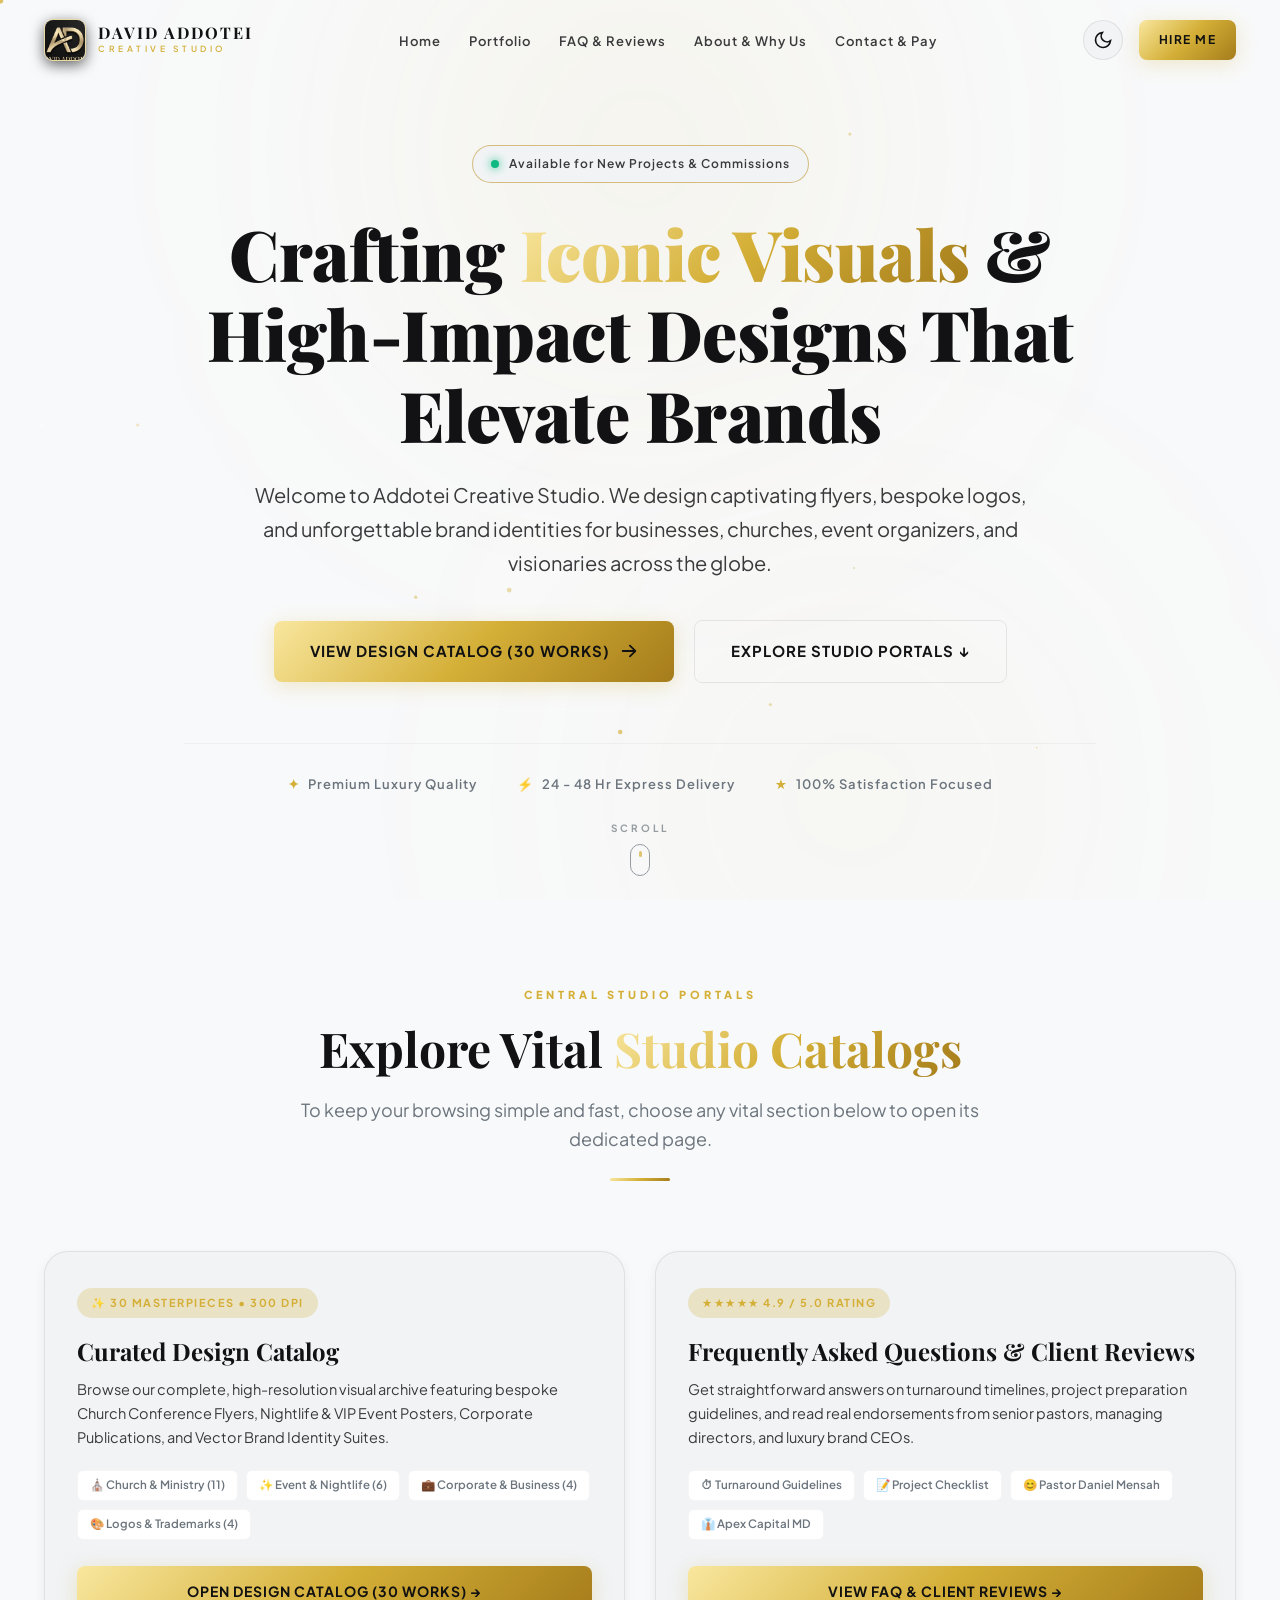
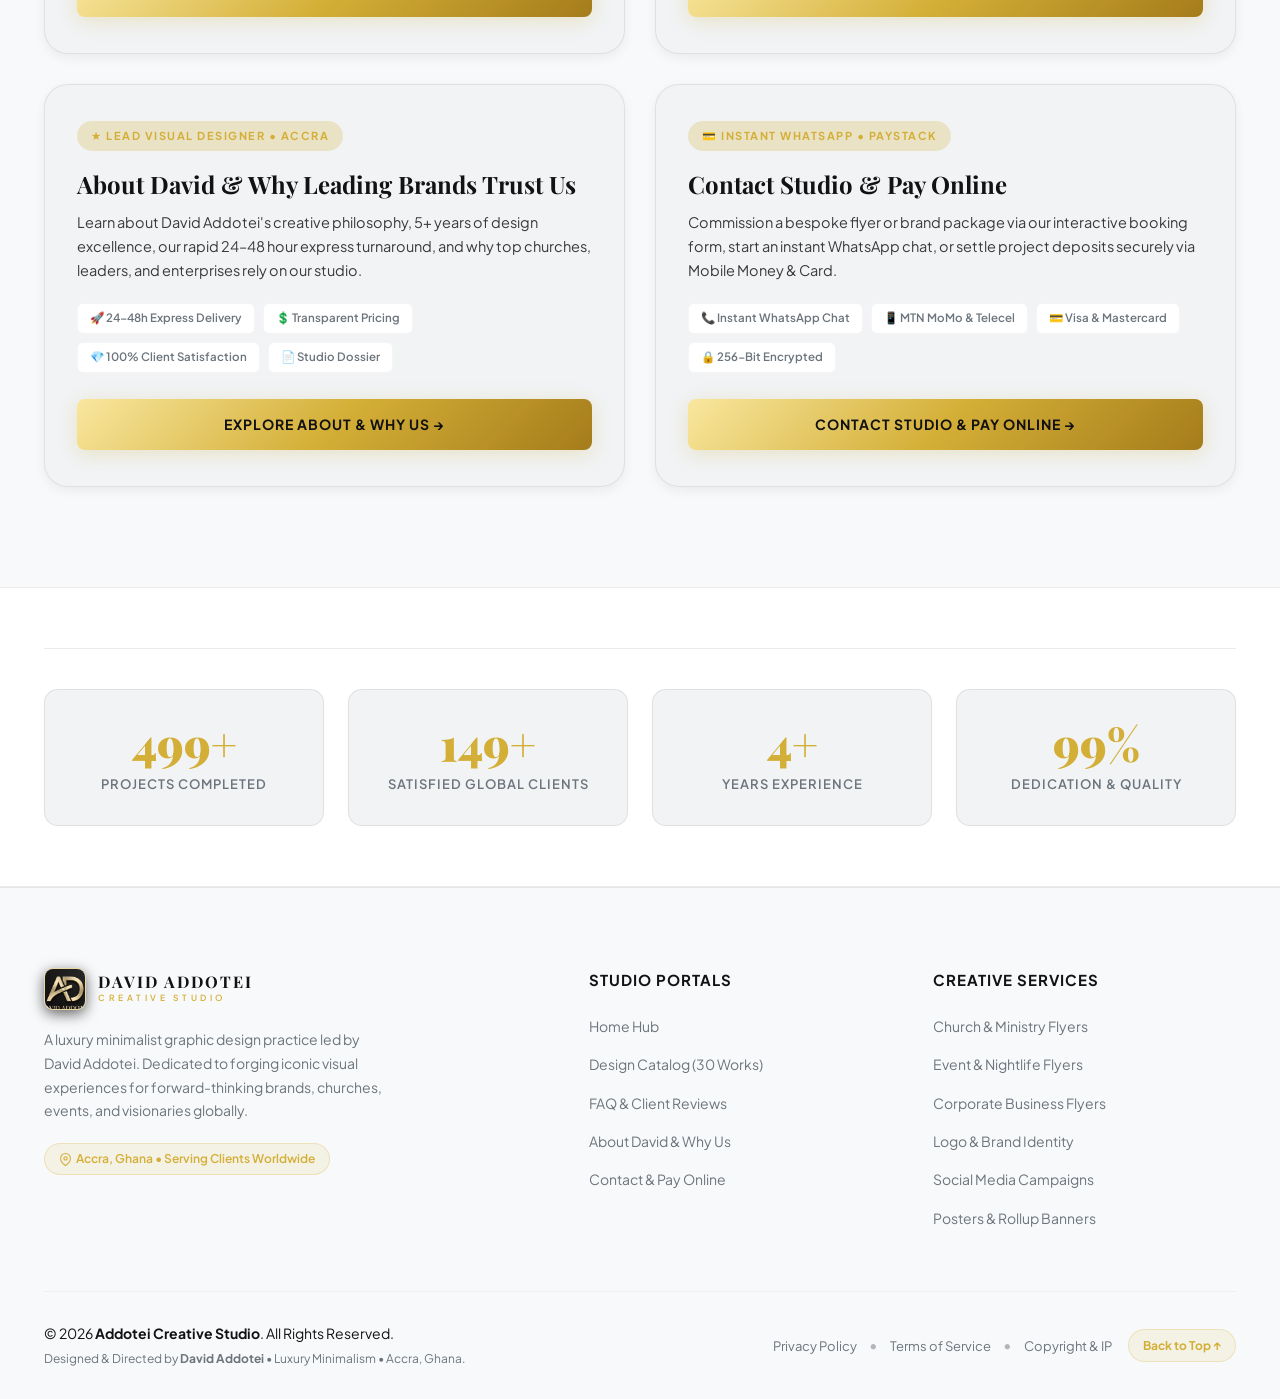
<file: index.html>
<!DOCTYPE html>
<html lang="en" data-theme="light">
  <head>
  <meta charset="UTF-8">
  <meta name="viewport" content="width=device-width, initial-scale=1.0">
  <script>
    (function() {
      try {
        // Force reset any old 'dark' preference to 'light' (white theme default)
        if (localStorage.getItem('acs_theme_v5_white') !== 'done') {
          localStorage.setItem('acs_theme', 'light');
          localStorage.setItem('acs_theme_v5_white', 'done');
        }
        var currentTheme = localStorage.getItem('acs_theme') || 'light';
        document.documentElement.setAttribute('data-theme', currentTheme);
      } catch(e) {
        document.documentElement.setAttribute('data-theme', 'light');
      }

      // Automatically unregister stale Service Workers and purge old caches
      if ('serviceWorker' in navigator) {
        navigator.serviceWorker.getRegistrations().then(function(regs) {
          for (var reg of regs) { reg.unregister(); }
        });
      }
      if ('caches' in window) {
        caches.keys().then(function(names) {
          for (var name of names) {
            if (name !== 'addotei-studio-v4-5') {
              caches.delete(name);
            }
          }
        });
      }
    })();
  </script>
  
  <!-- Primary Meta Tags -->
  <title>David Addotei Creative Studio | Iconic Graphic Design Portals</title>
  <meta name="title" content="Addotei Creative Studio | Premium Graphic Design, Branding &amp; Flyers by David Addotei">
  <meta name="description" content="Official portal of David Addotei Creative Studio. Access our 30-artwork portfolio catalog, FAQ & client reviews, about David, and instant payment settlement.">
  <meta name="keywords" content="Graphic Designer, Flyer Design, Church Flyers, Event Flyers, Business Flyers, Logo Design, Brand Identity, Social Media Graphics, Posters, David Addotei, Addotei Creative Studio, Luxury Design">
  <meta name="author" content="David Addotei">
  <meta name="robots" content="index, follow">

  <!-- Open Graph / Facebook -->
  <meta property="og:type" content="website">
  <meta property="og:url" content="https://addoteistudio.github.io/">
  <meta property="og:title" content="Addotei Creative Studio | Premium Graphic Design &amp; Visual Branding">
  <meta property="og:description" content="Award-winning flyer design, brand identity, and visual marketing for businesses, churches, events, and entrepreneurs.">
  <meta property="og:image" content="https://addoteistudio.github.io/images/portfolio/david-addotei-signature-logo.jpg">

  <!-- Twitter Card -->
  <meta property="twitter:card" content="summary_large_image">
  <meta property="twitter:url" content="https://addoteistudio.github.io/">
  <meta property="twitter:title" content="Addotei Creative Studio | David Addotei">
  <meta property="twitter:description" content="Transforming brands through iconic flyers, timeless logos, and luxury visual design.">
  <meta property="twitter:image" content="https://addoteistudio.github.io/images/portfolio/david-addotei-signature-logo.jpg">

  <!-- Favicon & App Icons -->
  <link rel="icon" type="image/png" href="images/david-addotei-monogram.png">
  <link rel="apple-touch-icon" href="images/david-addotei-monogram.png">
  <link rel="alternate icon" type="image/x-icon" href="images/app-icon.ico">
  <link rel="apple-touch-icon" sizes="192x192" href="images/icon-192.png">

  <!-- Progressive Web App (PWA) Manifest -->
  <link rel="manifest" href="manifest.json">
  <meta name="theme-color" content="#FFFFFF">
  <meta name="mobile-web-app-capable" content="yes">
  <meta name="apple-mobile-web-app-capable" content="yes">
  <meta name="apple-mobile-web-app-status-bar-style" content="black-translucent">
  <meta name="apple-mobile-web-app-title" content="Addotei Studio">
  <meta name="application-name" content="Addotei Studio">

  <!-- Google Fonts -->
  <link rel="dns-prefetch" href="https://fonts.googleapis.com">
  <link rel="dns-prefetch" href="https://fonts.gstatic.com">
  <link rel="dns-prefetch" href="https://js.paystack.co">
  <link href="https://fonts.googleapis.com/css2?family=Playfair+Display:ital,wght@0,500;0,700;0,900;1,400;1,700&family=Plus+Jakarta+Sans:wght@300;400;500;600;700;800&display=swap" rel="stylesheet">

  <!-- Main Stylesheet -->
  <link rel="stylesheet" href="style.css?v=5.1">

  <!-- Schema.org Structured Data -->
  <script type="application/ld+json">
  {
    "@context": "https://schema.org",
    "@type": "ProfessionalService",
    "name": "Addotei Creative Studio",
    "founder": {
      "@type": "Person",
      "name": "David Addotei",
      "jobTitle": "Creative Director & Lead Graphic Designer"
    },
    "description": "Premium graphic design studio specializing in event flyers, church flyers, corporate identity, logo design, and social media branding.",
    "priceRange": "$$",
    "serviceArea": {
      "@type": "AdministrativeArea",
      "name": "Global & International"
    },
    "sameAs": [
      "https://www.instagram.com/addoteicreative_studio/",
      "https://www.tiktok.com/@addoteicreative_studio",
      "https://t.me/addoteicreative_studio",
      "https://wa.me/233539554952"
    ],
    "hasOfferCatalog": {
      "@type": "OfferCatalog",
      "name": "Graphic Design Services",
      "itemListElement": [
        { "@type": "Offer", "itemOffered": { "@type": "Service", "name": "Flyer Design" } },
        { "@type": "Offer", "itemOffered": { "@type": "Service", "name": "Church Flyer Design" } },
        { "@type": "Offer", "itemOffered": { "@type": "Service", "name": "Logo & Brand Identity" } },
        { "@type": "Offer", "itemOffered": { "@type": "Service", "name": "Social Media Graphics" } }
      ]
    }
  }
  </script>
  <!-- Paystack Inline Payment Gateway SDK -->
  <!-- Paystack Inline Payment Gateway SDK (Deferred for non-blocking rendering) -->
  <!-- Paystack Inline Payment Gateway SDK (Deferred for non-blocking rendering) -->
  <script src="https://js.paystack.co/v1/inline.js" defer></script>
</head>
<body>
<!-- Preloader Screen -->
  <div id="preloader" class="preloader">
    <div class="preloader-inner">
      <div class="preloader-monogram">
        <img src="images/david-addotei-monogram.png" alt="David Addotei Official AD Monogram" class="preloader-monogram-img">
      </div>
      <h2 class="preloader-text">DAVID ADDOTEI CREATIVE STUDIO</h2>
      <div class="preloader-bar"><div class="preloader-progress"></div></div>
  <script>
    /* Ultra-fast preloader dismiss (instant UI rendering) */
    (function() {
      function dismissPreloader() {
        var p = document.getElementById('preloader');
        if (p && !p.classList.contains('fade-out')) {
          p.classList.add('fade-out');
          setTimeout(function() { p.style.display = 'none'; }, 250);
        }
      }
      if (document.readyState === 'interactive' || document.readyState === 'complete') {
        setTimeout(dismissPreloader, 80);
      } else {
        document.addEventListener('DOMContentLoaded', function() { setTimeout(dismissPreloader, 80); });
        window.addEventListener('load', dismissPreloader);
        setTimeout(dismissPreloader, 500);
      }
    })();
  </script>
    </div>
  </div>

  
  <!-- Header & Navigation -->
  <header class="site-header" id="site-header">
    <div class="container nav-container">
      <a href="index.html" class="brand-logo" aria-label="David Addotei Creative Studio Home">
        <span class="logo-mark">
          <img src="images/david-addotei-monogram.png" alt="David Addotei AD Logo" class="brand-monogram-img">
        </span>
        <span class="brand-text">
          <strong class="brand-name">DAVID ADDOTEI</strong>
          <small class="brand-sub">CREATIVE STUDIO</small>
        </span>
      </a>

      <!-- Desktop Navigation -->
      <nav class="desktop-nav" aria-label="Main Navigation">
        <ul class="nav-links">
          <li><a href="index.html" class="nav-link active">Home</a></li>
          <li><a href="portfolio.html" class="nav-link ">Portfolio</a></li>
          <li><a href="faq.html" class="nav-link ">FAQ &amp; Reviews</a></li>
          <li><a href="about.html" class="nav-link ">About &amp; Why Us</a></li>
          <li><a href="contact.html" class="nav-link ">Contact &amp; Pay</a></li>
        </ul>
      </nav>

      <!-- Action Items: Theme Switcher & Hire Button -->
      <div class="header-actions">
        <!-- Theme Toggle Button -->
        <button id="theme-toggle" class="theme-toggle-btn" aria-label="Toggle dark and light theme" title="Switch Theme">
          <span class="theme-icon sun-icon" aria-hidden="true">
            <svg viewBox="0 0 24 24" width="20" height="20" fill="none" stroke="currentColor" stroke-width="2">
              <circle cx="12" cy="12" r="5"></circle>
              <line x1="12" y1="1" x2="12" y2="3"></line>
              <line x1="12" y1="21" x2="12" y2="23"></line>
              <line x1="4.22" y1="4.22" x2="5.64" y2="5.64"></line>
              <line x1="18.36" y1="18.36" x2="19.78" y2="19.78"></line>
              <line x1="1" y1="12" x2="3" y2="12"></line>
              <line x1="21" y1="12" x2="23" y2="12"></line>
              <line x1="4.22" y1="19.78" x2="5.64" y2="18.36"></line>
              <line x1="18.36" y1="5.64" x2="19.78" y2="4.22"></line>
            </svg>
          </span>
          <span class="theme-icon moon-icon" aria-hidden="true">
            <svg viewBox="0 0 24 24" width="20" height="20" fill="none" stroke="currentColor" stroke-width="2">
              <path d="M21 12.79A9 9 0 1 1 11.21 3 7 7 0 0 0 21 12.79z"></path>
            </svg>
          </span>
        </button>

        <a href="contact.html" class="btn btn-gold btn-sm hide-mobile">Hire Me</a>

        <!-- Mobile Hamburger Toggle -->
        <button id="menu-toggle" class="menu-toggle-btn" aria-label="Toggle mobile menu" aria-expanded="false">
          <span class="hamburger-bar"></span>
          <span class="hamburger-bar"></span>
          <span class="hamburger-bar"></span>
        </button>
      </div>
    </div>

    <!-- Mobile Drawer Menu -->
    <div id="mobile-menu" class="mobile-drawer" aria-hidden="true">
      <ul class="mobile-nav-links">
        <li><a href="index.html" class="mobile-nav-link active">Home</a></li>
        <li><a href="portfolio.html" class="mobile-nav-link ">Portfolio Catalog</a></li>
        <li><a href="faq.html" class="mobile-nav-link ">FAQ &amp; Reviews</a></li>
        <li><a href="about.html" class="mobile-nav-link ">About &amp; Why Us</a></li>
        <li><a href="contact.html" class="mobile-nav-link ">Contact &amp; Pay Online</a></li>
      </ul>
      <div class="mobile-menu-cta">
        <a href="contact.html" class="btn btn-gold btn-block mobile-nav-link">Hire Me Now</a>
      </div>
    </div>
  </header>

  <main>
<!-- Section 1: Home / Hero -->
    <section id="home" class="hero-section">
      <!-- Animated Canvas Background -->
      <canvas id="hero-canvas" class="hero-canvas"></canvas>
      
      <!-- Ambient Glow Orbs -->
      <div class="ambient-glow glow-top" aria-hidden="true"></div>
      <div class="ambient-glow glow-bottom" aria-hidden="true"></div>

      <div class="container hero-content text-center">
        <div class="hero-badge animate-fade-in">
          <span class="badge-dot"></span>
          <span class="badge-text">Available for New Projects &amp; Commissions</span>
        </div>

        <h1 class="hero-title animate-fade-up">
          Crafting <span class="gold-gradient-text">Iconic Visuals</span> &amp; High-Impact Designs That Elevate Brands
        </h1>

        <p class="hero-subtitle animate-fade-up delay-1">
          Welcome to Addotei Creative Studio. We design captivating flyers, bespoke logos, and unforgettable brand identities for businesses, churches, event organizers, and visionaries across the globe.
        </p>

        <div class="hero-cta-group animate-fade-up delay-2">
          <a href="portfolio.html" class="btn btn-gold btn-lg">
            <span>View Design Catalog (30 Works)</span>
            <svg class="btn-arrow" viewBox="0 0 20 20" width="18" height="18" fill="currentColor">
              <path fill-rule="evenodd" d="M10.293 3.293a1 1 0 011.414 0l6 6a1 1 0 010 1.414l-6 6a1 1 0 01-1.414-1.414L14.586 11H3a1 1 0 110-2h11.586l-4.293-4.293a1 1 0 010-1.414z" clip-rule="evenodd"/>
            </svg>
          </a>
          <a href="#portals" class="btn btn-outline btn-lg">
            <span>Explore Studio Portals &darr;</span>
          </a>
        </div>

        <!-- Featured Highlights Strip -->
        <div class="hero-features-strip animate-fade-up delay-3">
          <div class="strip-item">
            <span class="strip-icon">&#10022;</span>
            <span>Premium Luxury Quality</span>
          </div>
          <div class="strip-item">
            <span class="strip-icon">&#9889;</span>
            <span>24 - 48 Hr Express Delivery</span>
          </div>
          <div class="strip-item">
            <span class="strip-icon">&#9733;</span>
            <span>100% Satisfaction Focused</span>
          </div>
        </div>
      </div>

      <!-- Scroll Indicator -->
      <a href="#about" class="scroll-indicator" aria-label="Scroll down to About section">
        <span class="scroll-text">SCROLL</span>
        <div class="scroll-mouse">
          <div class="scroll-wheel"></div>
        </div>
      </a>
    </section>

    
    <!-- Section 2: Central Studio Catalogs / 4 Vital Portals -->
    <section id="portals" class="section portal-section">
      <div class="container">
        <div class="section-header text-center">
          <span class="section-tag">CENTRAL STUDIO PORTALS</span>
          <h2 class="section-title">Explore Vital <span class="gold-gradient-text">Studio Catalogs</span></h2>
          <p class="section-subtitle">
            To keep your browsing simple and fast, choose any vital section below to open its dedicated page.
          </p>
          <div class="title-divider"></div>
        </div>

        <div class="portal-grid">
          
          <!-- Portal 1: Curated Design Catalog -->
          <article class="portal-card">
            <div>
              <span class="portal-badge">&#10024; 30 MASTERPIECES &bull; 300 DPI</span>
              <h3 class="portal-title">Curated Design Catalog</h3>
              <p class="portal-desc">
                Browse our complete, high-resolution visual archive featuring bespoke Church Conference Flyers, Nightlife &amp; VIP Event Posters, Corporate Publications, and Vector Brand Identity Suites.
              </p>
              <div class="portal-tags">
                <span class="portal-tag-pill">&#9962; Church &amp; Ministry (11)</span>
                <span class="portal-tag-pill">&#10024; Event &amp; Nightlife (6)</span>
                <span class="portal-tag-pill">&#128188; Corporate &amp; Business (4)</span>
                <span class="portal-tag-pill">&#127912; Logos &amp; Trademarks (4)</span>
              </div>
            </div>
            <a href="portfolio.html" class="btn btn-gold portal-btn">
              <span>Open Design Catalog (30 Works) &rarr;</span>
            </a>
          </article>

          <!-- Portal 2: Frequently Asked Questions & Client Reviews (BEFORE ABOUT DAVID) -->
          <article class="portal-card">
            <div>
              <span class="portal-badge">&#9733;&#9733;&#9733;&#9733;&#9733; 4.9 / 5.0 RATING</span>
              <h3 class="portal-title">Frequently Asked Questions &amp; Client Reviews</h3>
              <p class="portal-desc">
                Get straightforward answers on turnaround timelines, project preparation guidelines, and read real endorsements from senior pastors, managing directors, and luxury brand CEOs.
              </p>
              <div class="portal-tags">
                <span class="portal-tag-pill">&#9201; Turnaround Guidelines</span>
                <span class="portal-tag-pill">&#128221; Project Checklist</span>
                <span class="portal-tag-pill">&#128522; Pastor Daniel Mensah</span>
                <span class="portal-tag-pill">&#128084; Apex Capital MD</span>
              </div>
            </div>
            <a href="faq.html" class="btn btn-gold portal-btn">
              <span>View FAQ &amp; Client Reviews &rarr;</span>
            </a>
          </article>

          <!-- Portal 3: About David & Why Leading Brands Trust Us -->
          <article class="portal-card">
            <div>
              <span class="portal-badge">&#9733; LEAD VISUAL DESIGNER &bull; ACCRA</span>
              <h3 class="portal-title">About David &amp; Why Leading Brands Trust Us</h3>
              <p class="portal-desc">
                Learn about David Addotei's creative philosophy, 5+ years of design excellence, our rapid 24&ndash;48 hour express turnaround, and why top churches, leaders, and enterprises rely on our studio.
              </p>
              <div class="portal-tags">
                <span class="portal-tag-pill">&#128640; 24-48h Express Delivery</span>
                <span class="portal-tag-pill">&#128178; Transparent Pricing</span>
                <span class="portal-tag-pill">&#128142; 100% Client Satisfaction</span>
                <span class="portal-tag-pill">&#128196; Studio Dossier</span>
              </div>
            </div>
            <a href="about.html" class="btn btn-gold portal-btn">
              <span>Explore About &amp; Why Us &rarr;</span>
            </a>
          </article>

          <!-- Portal 4: Contact, Hire & Pay Online -->
          <article class="portal-card">
            <div>
              <span class="portal-badge">&#128179; INSTANT WHATSAPP &bull; PAYSTACK</span>
              <h3 class="portal-title">Contact Studio &amp; Pay Online</h3>
              <p class="portal-desc">
                Commission a bespoke flyer or brand package via our interactive booking form, start an instant WhatsApp chat, or settle project deposits securely via Mobile Money &amp; Card.
              </p>
              <div class="portal-tags">
                <span class="portal-tag-pill">&#128222; Instant WhatsApp Chat</span>
                <span class="portal-tag-pill">&#128241; MTN MoMo &amp; Telecel</span>
                <span class="portal-tag-pill">&#128179; Visa &amp; Mastercard</span>
                <span class="portal-tag-pill">&#128274; 256-Bit Encrypted</span>
              </div>
            </div>
            <a href="contact.html" class="btn btn-gold portal-btn">
              <span>Contact Studio &amp; Pay Online &rarr;</span>
            </a>
          </article>

        </div>
      </div>
    </section>

    <!-- Section 3: Animated Statistics Strip -->
    <section class="section stats-overview-section" style="padding: 60px 0; background-color: var(--bg-secondary); border-top: 1px solid var(--border-color); border-bottom: 1px solid var(--border-color);">
      <div class="container">
        <div class="stats-grid" id="stats-counter">
          <div class="stat-card">
            <div class="stat-number-wrapper">
              <span class="stat-number" data-target="500">500</span>
              <span class="stat-plus">+</span>
            </div>
            <p class="stat-label">Projects Completed</p>
          </div>

          <div class="stat-card">
            <div class="stat-number-wrapper">
              <span class="stat-number" data-target="150">150</span>
              <span class="stat-plus">+</span>
            </div>
            <p class="stat-label">Satisfied Global Clients</p>
          </div>

          <div class="stat-card">
            <div class="stat-number-wrapper">
              <span class="stat-number" data-target="5">5</span>
              <span class="stat-plus">+</span>
            </div>
            <p class="stat-label">Years Experience</p>
          </div>

          <div class="stat-card">
            <div class="stat-number-wrapper">
              <span class="stat-number" data-target="100">100</span>
              <span class="stat-plus">%</span>
            </div>
            <p class="stat-label">Dedication &amp; Quality</p>
          </div>
        </div>
      </div>
    </section>
  </main>

  <!-- Section: Footer -->
  <footer class="site-footer">
    <div class="container footer-container">
      <div class="footer-grid">
        
        <!-- Brand & Bio Col -->
        <div class="footer-brand-col">
          <a href="index.html" class="brand-logo footer-logo" aria-label="David Addotei Creative Studio Home">
            <span class="logo-mark">
              <img src="images/david-addotei-monogram.png" alt="David Addotei AD Logo" class="brand-monogram-img">
            </span>
            <span class="brand-text">
              <strong class="brand-name">DAVID ADDOTEI</strong>
              <small class="brand-sub">CREATIVE STUDIO</small>
            </span>
          </a>
          <p class="footer-bio">
            A luxury minimalist graphic design practice led by David Addotei. Dedicated to forging iconic visual experiences for forward-thinking brands, churches, events, and visionaries globally.
          </p>
          <div class="footer-badge-pill">
            <svg viewBox="0 0 24 24" width="13" height="13" fill="none" stroke="currentColor" stroke-width="2" aria-hidden="true" style="display:inline-block; vertical-align:middle; margin-right:4px;"><path d="M21 10c0 7-9 13-9 13s-9-6-9-13a9 9 0 0 1 18 0z"></path><circle cx="12" cy="10" r="3"></circle></svg><span>Accra, Ghana &bull; Serving Clients Worldwide</span>
          </div>
        </div>

        <!-- Quick Navigation Col -->
        <div class="footer-links-col">
          <h4 class="footer-heading">Studio Portals</h4>
          <ul class="footer-links">
            <li><a href="index.html">Home Hub</a></li>
            <li><a href="portfolio.html">Design Catalog (30 Works)</a></li>
            <li><a href="faq.html">FAQ &amp; Client Reviews</a></li>
            <li><a href="about.html">About David &amp; Why Us</a></li>
            <li><a href="contact.html">Contact &amp; Pay Online</a></li>
          </ul>
        </div>

        <!-- Creative Services Col -->
        <div class="footer-links-col">
          <h4 class="footer-heading">Creative Services</h4>
          <ul class="footer-links">
            <li><a href="portfolio.html">Church &amp; Ministry Flyers</a></li>
            <li><a href="portfolio.html">Event &amp; Nightlife Flyers</a></li>
            <li><a href="portfolio.html">Corporate Business Flyers</a></li>
            <li><a href="portfolio.html">Logo &amp; Brand Identity</a></li>
            <li><a href="portfolio.html">Social Media Campaigns</a></li>
            <li><a href="portfolio.html">Posters &amp; Rollup Banners</a></li>
          </ul>
        </div>
      </div>

      <!-- Bottom Footer: Copyright & Legal & Navigation -->
      <div class="footer-bottom-bar">
        <div class="footer-copyright-wrap">
          <div class="footer-copyright-main">
            &copy; <span id="current-year">2026</span> <strong>Addotei Creative Studio</strong>. All Rights Reserved.
          </div>
          <div class="footer-copyright-sub">
            Designed &amp; Directed by <strong>David Addotei</strong> &bull; Luxury Minimalism &bull; Accra, Ghana.
          </div>
        </div>

        <div class="footer-bottom-actions">
          <div class="footer-legal-links">
            <button type="button" class="legal-link-btn" data-modal-open="privacy-modal">Privacy Policy</button>
            <span class="legal-sep">&bull;</span>
            <button type="button" class="legal-link-btn" data-modal-open="terms-modal">Terms of Service</button>
            <span class="legal-sep">&bull;</span>
            <button type="button" class="legal-link-btn" data-modal-open="copyright-modal">Copyright &amp; IP</button>
          </div>
          <a href="#site-header" class="footer-back-top-link">Back to Top &uarr;</a>
        </div>
      </div>

    </div>
  </footer>
  <!-- Floating Back to Top Button -->
  <button id="back-to-top" class="back-to-top-btn" aria-label="Back to top of page" title="Back to top">
    <svg viewBox="0 0 24 24" width="22" height="22" fill="none" stroke="currentColor" stroke-width="2.5">
      <polyline points="18 15 12 9 6 15"></polyline>
    </svg>
  </button>

  <!-- Floating Anti-Theft Toast Notification -->
  <div id="anti-theft-toast" class="anti-theft-toast" aria-live="polite">
    <span class="toast-icon"><svg viewBox="0 0 24 24" width="16" height="16" fill="none" stroke="currentColor" stroke-width="2" aria-hidden="true" style="display:inline-block; vertical-align:middle;"><path d="M12 22s8-4 8-10V5l-8-3-8 3v7c0 6 8 10 8 10z"></path></svg></span>
    <span class="toast-text">Artwork Protected &bull; &copy; Addotei Creative Studio</span>
  </div>
<!-- Modal 1: Privacy Policy -->
  <div id="privacy-modal" class="legal-modal" aria-hidden="true" role="dialog" aria-labelledby="privacy-modal-title">
    <div class="legal-modal-backdrop" data-modal-close></div>
    <div class="legal-modal-card">
      <div class="legal-modal-header">
        <div>
          <span class="legal-badge">DATA PROTECTION</span>
          <h3 id="privacy-modal-title" class="legal-modal-title">Studio Privacy Policy</h3>
          <p class="legal-modal-subtitle">Addotei Creative Studio &bull; Effective Date: January 2026</p>
        </div>
        <button type="button" class="legal-close-btn" data-modal-close aria-label="Close Privacy Policy Modal">&times;</button>
      </div>

      <div class="legal-modal-body">
        <h4>1. Information We Collect</h4>
        <p>When you submit a project brief through our website, we collect your <strong>Full Name, Email Address, Phone / WhatsApp Number</strong>, and project descriptions. We do not collect cookies for tracking or sell behavioral data.</p>

        <h4>2. Purpose of Collection</h4>
        <p>Your contact details are strictly utilized to:</p>
        <ul>
          <li>Evaluate design scope, calculate turnaround, and issue project estimates.</li>
          <li>Communicate revisions, proofs, and delivery files directly with you.</li>
          <li>Invoice completed work accurately.</li>
        </ul>

        <h4>3. Absolute Zero-Spam Pledge</h4>
        <p>We respect your inbox and messaging space. We <strong>never</strong> sell, rent, lease, or monetize your email or phone number with third-party advertisers, data brokers, or marketing lists.</p>

        <h4>4. Project Brief Confidentiality (NDA Standard)</h4>
        <p>We treat all unreleased event graphics, church conventions, unannounced business initiatives, and brand launch assets as strictly confidential prior to your public launch.</p>

        <h4>5. Data Deletion &amp; Rights</h4>
        <p>You have the right to request deletion of your contact records from our studio database at any time. Simply email <a href="mailto:d8222815@gmail.com" class="gold-text">d8222815@gmail.com</a> with the subject "Data Erasure".</p>
      </div>

      <div class="legal-modal-footer">
        <button type="button" class="btn btn-sm btn-gold" data-modal-close>Understood &amp; Close</button>
      </div>
    </div>
  </div>

  <!-- Modal 2: Terms of Service -->
  <div id="terms-modal" class="legal-modal" aria-hidden="true" role="dialog" aria-labelledby="terms-modal-title">
    <div class="legal-modal-backdrop" data-modal-close></div>
    <div class="legal-modal-card">
      <div class="legal-modal-header">
        <div>
          <span class="legal-badge">CLIENT AGREEMENT</span>
          <h3 id="terms-modal-title" class="legal-modal-title">Terms of Service</h3>
          <p class="legal-modal-subtitle">Project Policies &amp; Creative Deliverables Standards</p>
        </div>
        <button type="button" class="legal-close-btn" data-modal-close aria-label="Close Terms of Service Modal">&times;</button>
      </div>

      <div class="legal-modal-body">
        <h4>1. Studio Engagement</h4>
        <p>By commissioning Addotei Creative Studio (led by Creative Director David Addotei), you agree to these standard project terms. Work begins upon receipt of a confirmed project brief and commitment deposit.</p>

        <h4>2. Deposit &amp; Payment Schedule</h4>
        <ul>
          <li>A <strong>50% commitment deposit</strong> is required upfront before design drafting and concept exploration begins.</li>
          <li>The remaining <strong>50% balance</strong> is payable upon your approval of the final watermark proof, prior to releasing unwatermarked 300 DPI master print and web files.</li>
          <li>Accepted channels include MTN Mobile Money, Telecel Cash, Direct Bank Transfer, and PayPal.</li>
        </ul>

        <h4>3. Revision Policy</h4>
        <p>Every standard design package includes up to <strong>2 to 3 rounds of revisions</strong> (text changes, color tweaks, element sizing, speaker photo replacements). Drastic scope changes requested after initial brief approval (e.g. changing the entire event concept, date, or new theme) are billed as a new design.</p>

        <h4>4. Production Turnaround</h4>
        <p>Standard turnaround is <strong>24 to 48 hours</strong> from deposit clearance and asset receipt (high-res photos, approved text). Delays in client feedback or missing content may extend production timelines.</p>

        <h4>5. Cancellations &amp; Refunds</h4>
        <p>Because creative design reserves dedicated studio labor and hours, deposits are non-refundable once initial concept drafting has commenced.</p>
      </div>

      <div class="legal-modal-footer">
        <button type="button" class="btn btn-sm btn-gold" data-modal-close>Accept &amp; Close</button>
      </div>
    </div>
  </div>

  <!-- Modal 3: Copyright & IP Notice -->
  <div id="copyright-modal" class="legal-modal" aria-hidden="true" role="dialog" aria-labelledby="copyright-modal-title">
    <div class="legal-modal-backdrop" data-modal-close></div>
    <div class="legal-modal-card">
      <div class="legal-modal-header">
        <div>
          <span class="legal-badge">INTELLECTUAL PROPERTY</span>
          <h3 id="copyright-modal-title" class="legal-modal-title">Copyright &amp; Ownership</h3>
          <p class="legal-modal-subtitle">Creative Rights, Commercial Ownership &amp; Portfolio Usage</p>
        </div>
        <button type="button" class="legal-close-btn" data-modal-close aria-label="Close Copyright Modal">&times;</button>
      </div>

      <div class="legal-modal-body">
        <h4>1. 100% Commercial Rights Transfer</h4>
        <p>Upon full settlement of the final invoice, full and unrestricted <strong>commercial usage rights</strong> to the approved design deliverables transfer 100% to you (the client). You may print, distribute, publish, and advertise the final design without recurring license fees.</p>

        <h4>2. Studio Portfolio Showcase Rights</h4>
        <p>Addotei Creative Studio retains the customary professional right to exhibit completed artworks across studio portfolios, social media showcases, and marketing archives as demonstrations of creative caliber.</p>

        <h4>3. Originality &amp; Licensed Assets</h4>
        <p>We guarantee all compositions are crafted with original creative layouts. Any incorporated third-party typefaces, textures, or stock photography conform to commercial licensing standards.</p>

        <h4>4. Anti-Theft &amp; Web Scraping Notice</h4>
        <p>All portfolio items, mockups, vector artwork, and flyer samples displayed on this website are the intellectual property of Addotei Creative Studio. Unauthorized downloading, scraping, watermark removal, or commercial resale of our portfolio artwork is strictly prohibited and subject to DMCA takedowns.</p>
      </div>

      <div class="legal-modal-footer">
        <button type="button" class="btn btn-sm btn-gold" data-modal-close>Close</button>
      </div>
    </div>
  </div>

  

  <!-- Main JavaScript File -->
  <script src="script.js?v=5.1"></script>
</body>
</html>
</file>
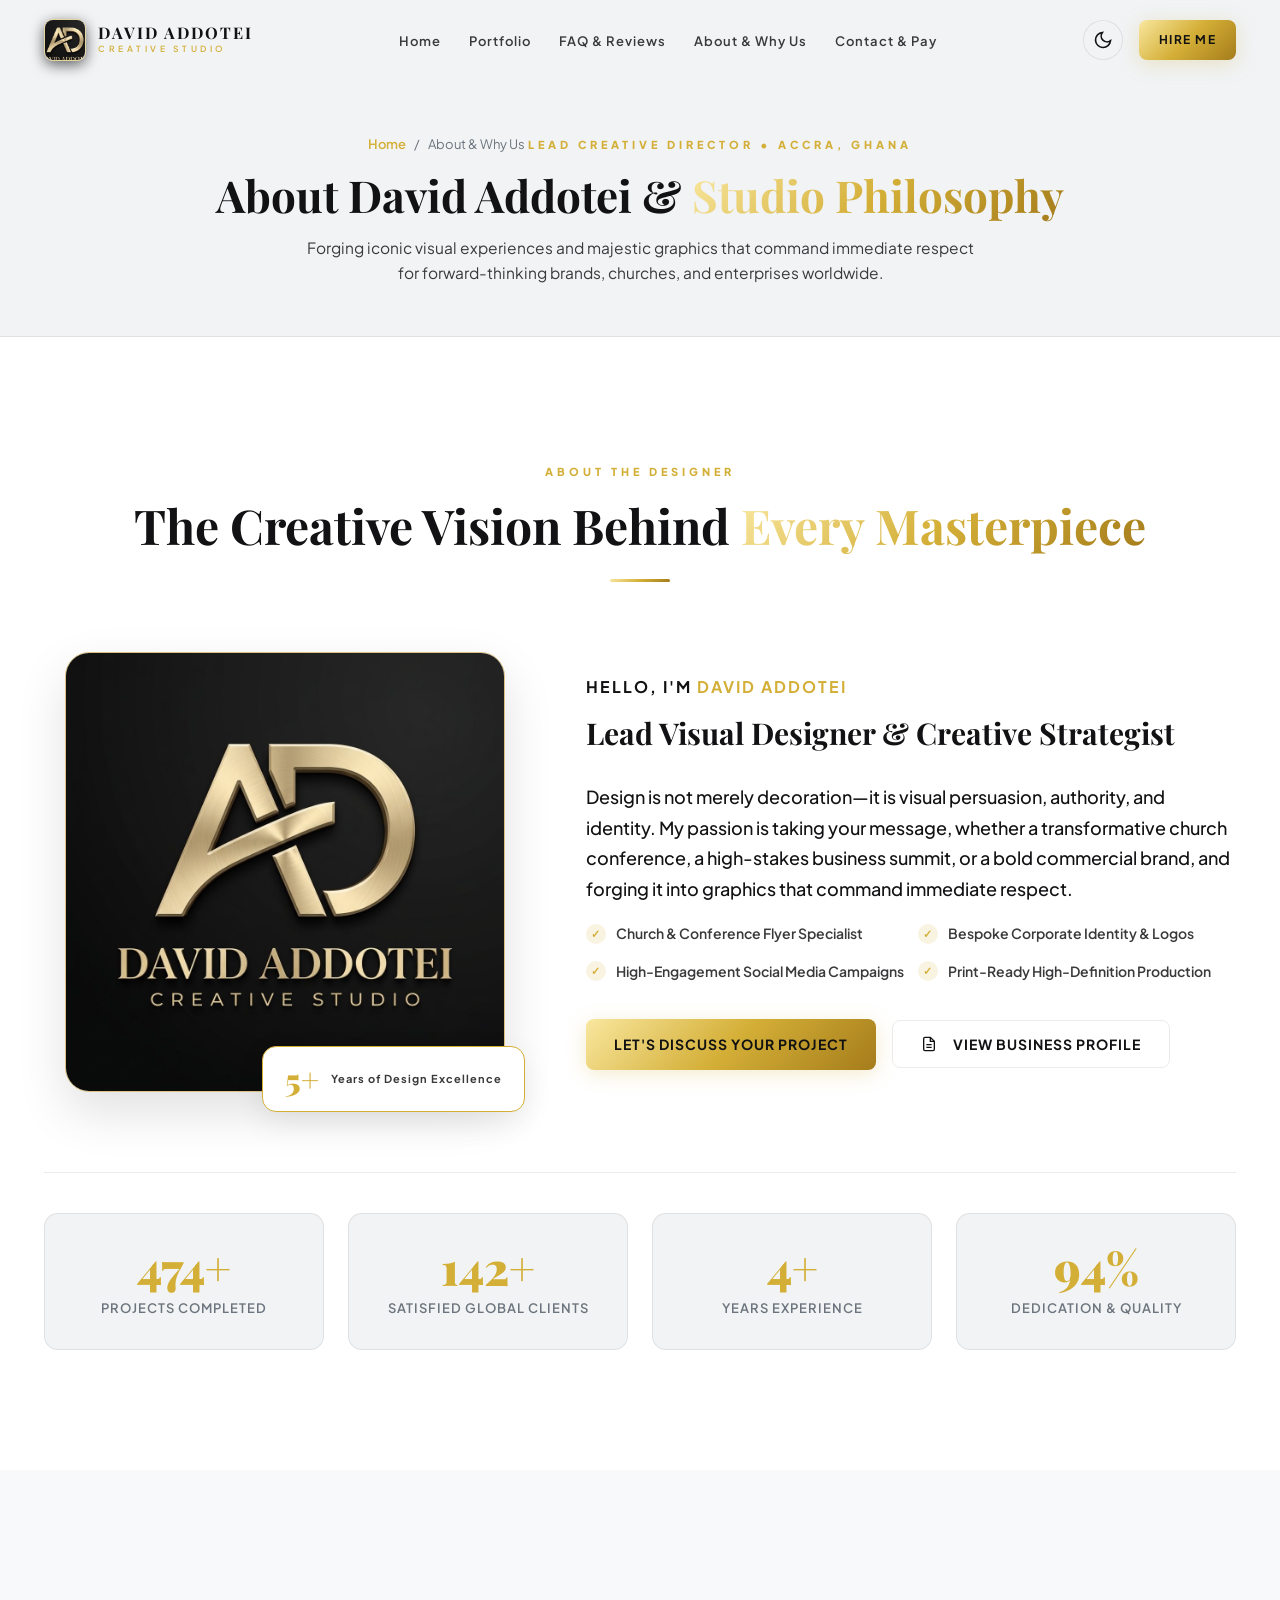
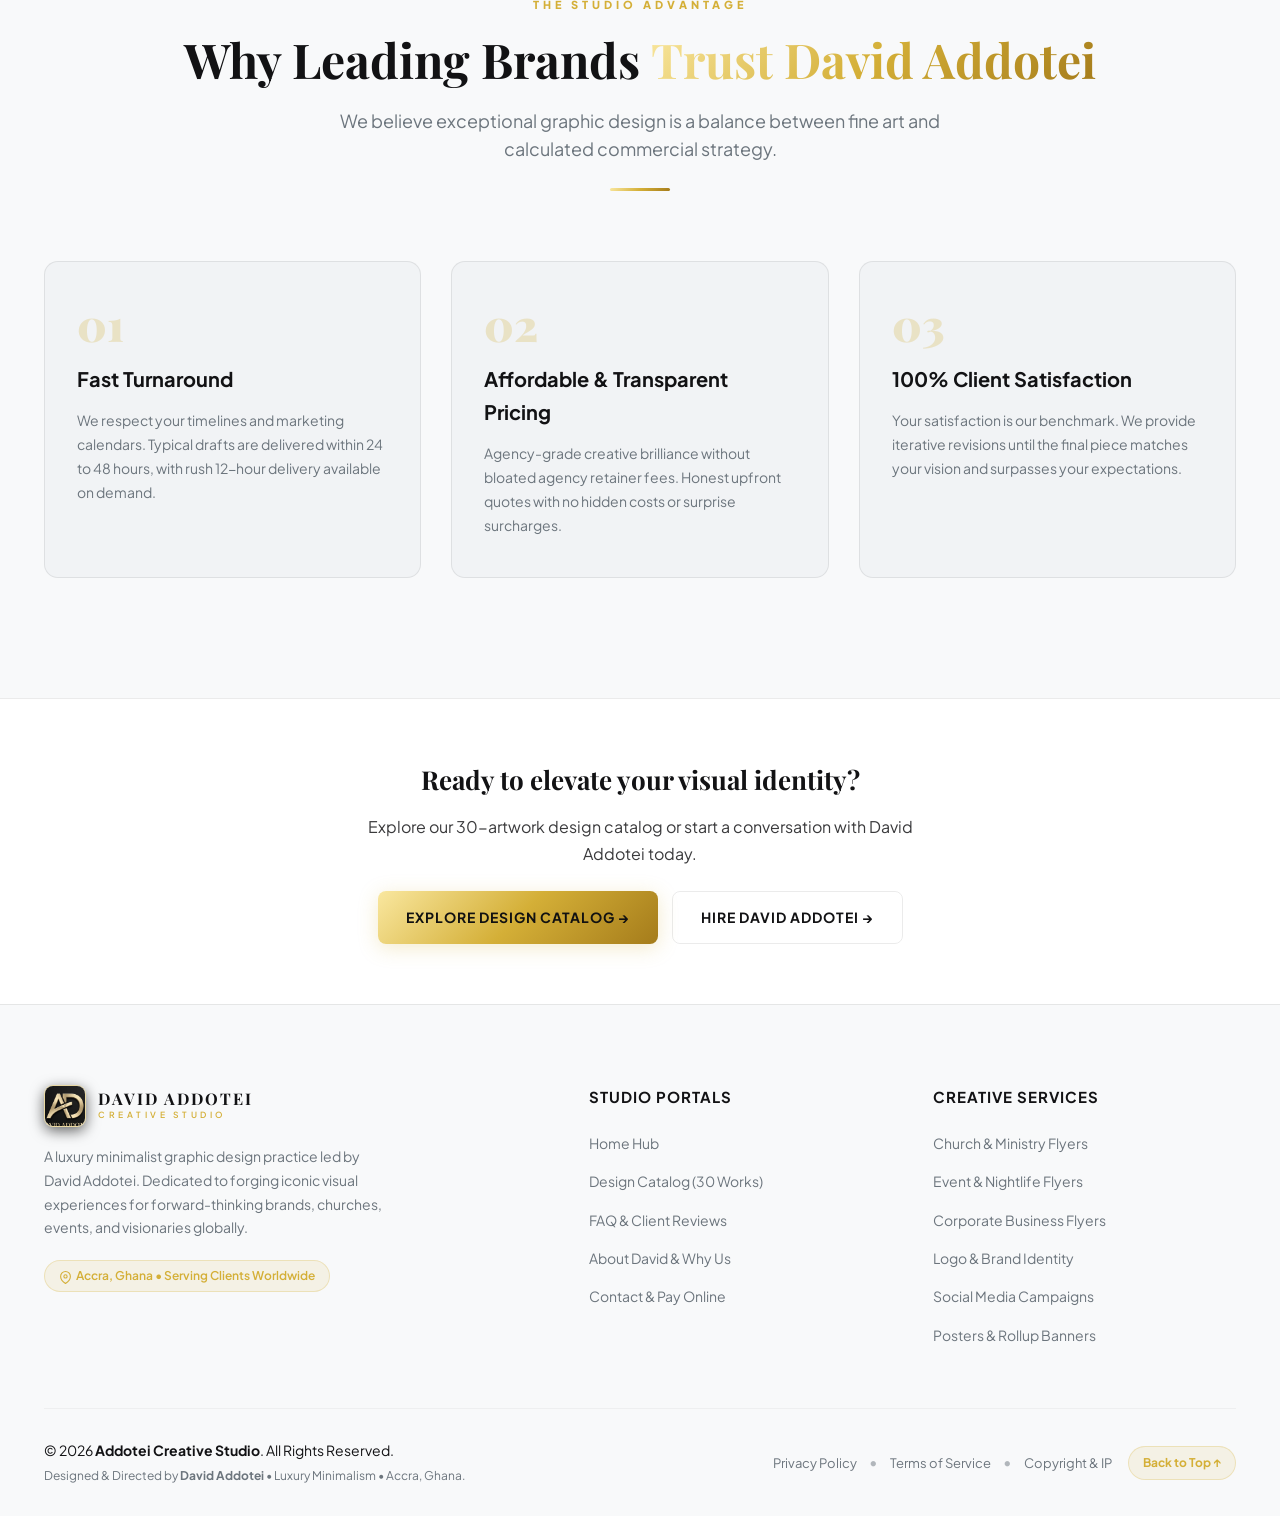
<file: about.html>
<!DOCTYPE html>
<html lang="en" data-theme="light">
  <head>
  <meta charset="UTF-8">
  <meta name="viewport" content="width=device-width, initial-scale=1.0">
  <script>
    (function() {
      try {
        // Force reset any old 'dark' preference to 'light' (white theme default)
        if (localStorage.getItem('acs_theme_v5_white') !== 'done') {
          localStorage.setItem('acs_theme', 'light');
          localStorage.setItem('acs_theme_v5_white', 'done');
        }
        var currentTheme = localStorage.getItem('acs_theme') || 'light';
        document.documentElement.setAttribute('data-theme', currentTheme);
      } catch(e) {
        document.documentElement.setAttribute('data-theme', 'light');
      }

      // Automatically unregister stale Service Workers and purge old caches
      if ('serviceWorker' in navigator) {
        navigator.serviceWorker.getRegistrations().then(function(regs) {
          for (var reg of regs) { reg.unregister(); }
        });
      }
      if ('caches' in window) {
        caches.keys().then(function(names) {
          for (var name of names) {
            if (name !== 'addotei-studio-v4-5') {
              caches.delete(name);
            }
          }
        });
      }
    })();
  </script>
  
  <!-- Primary Meta Tags -->
  <title>About David Addotei & Why Choose Us | Lead Creative Director</title>
  <meta name="title" content="Addotei Creative Studio | Premium Graphic Design, Branding &amp; Flyers by David Addotei">
  <meta name="description" content="Learn about David Addotei, lead visual designer and creative strategist in Accra, Ghana. Fast 24-48h turnaround, transparent pricing, and 100% satisfaction priority.">
  <meta name="keywords" content="Graphic Designer, Flyer Design, Church Flyers, Event Flyers, Business Flyers, Logo Design, Brand Identity, Social Media Graphics, Posters, David Addotei, Addotei Creative Studio, Luxury Design">
  <meta name="author" content="David Addotei">
  <meta name="robots" content="index, follow">

  <!-- Open Graph / Facebook -->
  <meta property="og:type" content="website">
  <meta property="og:url" content="https://addoteistudio.github.io/">
  <meta property="og:title" content="Addotei Creative Studio | Premium Graphic Design &amp; Visual Branding">
  <meta property="og:description" content="Award-winning flyer design, brand identity, and visual marketing for businesses, churches, events, and entrepreneurs.">
  <meta property="og:image" content="https://addoteistudio.github.io/images/portfolio/david-addotei-signature-logo.jpg">

  <!-- Twitter Card -->
  <meta property="twitter:card" content="summary_large_image">
  <meta property="twitter:url" content="https://addoteistudio.github.io/">
  <meta property="twitter:title" content="Addotei Creative Studio | David Addotei">
  <meta property="twitter:description" content="Transforming brands through iconic flyers, timeless logos, and luxury visual design.">
  <meta property="twitter:image" content="https://addoteistudio.github.io/images/portfolio/david-addotei-signature-logo.jpg">

  <!-- Favicon & App Icons -->
  <link rel="icon" type="image/png" href="images/david-addotei-monogram.png">
  <link rel="apple-touch-icon" href="images/david-addotei-monogram.png">
  <link rel="alternate icon" type="image/x-icon" href="images/app-icon.ico">
  <link rel="apple-touch-icon" sizes="192x192" href="images/icon-192.png">

  <!-- Progressive Web App (PWA) Manifest -->
  <link rel="manifest" href="manifest.json">
  <meta name="theme-color" content="#FFFFFF">
  <meta name="mobile-web-app-capable" content="yes">
  <meta name="apple-mobile-web-app-capable" content="yes">
  <meta name="apple-mobile-web-app-status-bar-style" content="black-translucent">
  <meta name="apple-mobile-web-app-title" content="Addotei Studio">
  <meta name="application-name" content="Addotei Studio">

  <!-- Google Fonts -->
  <link rel="dns-prefetch" href="https://fonts.googleapis.com">
  <link rel="dns-prefetch" href="https://fonts.gstatic.com">
  <link rel="dns-prefetch" href="https://js.paystack.co">
  <link href="https://fonts.googleapis.com/css2?family=Playfair+Display:ital,wght@0,500;0,700;0,900;1,400;1,700&family=Plus+Jakarta+Sans:wght@300;400;500;600;700;800&display=swap" rel="stylesheet">

  <!-- Main Stylesheet -->
  <link rel="stylesheet" href="style.css?v=5.1">

  <!-- Schema.org Structured Data -->
  <script type="application/ld+json">
  {
    "@context": "https://schema.org",
    "@type": "ProfessionalService",
    "name": "Addotei Creative Studio",
    "founder": {
      "@type": "Person",
      "name": "David Addotei",
      "jobTitle": "Creative Director & Lead Graphic Designer"
    },
    "description": "Premium graphic design studio specializing in event flyers, church flyers, corporate identity, logo design, and social media branding.",
    "priceRange": "$$",
    "serviceArea": {
      "@type": "AdministrativeArea",
      "name": "Global & International"
    },
    "sameAs": [
      "https://www.instagram.com/addoteicreative_studio/",
      "https://www.tiktok.com/@addoteicreative_studio",
      "https://t.me/addoteicreative_studio",
      "https://wa.me/233539554952"
    ],
    "hasOfferCatalog": {
      "@type": "OfferCatalog",
      "name": "Graphic Design Services",
      "itemListElement": [
        { "@type": "Offer", "itemOffered": { "@type": "Service", "name": "Flyer Design" } },
        { "@type": "Offer", "itemOffered": { "@type": "Service", "name": "Church Flyer Design" } },
        { "@type": "Offer", "itemOffered": { "@type": "Service", "name": "Logo & Brand Identity" } },
        { "@type": "Offer", "itemOffered": { "@type": "Service", "name": "Social Media Graphics" } }
      ]
    }
  }
  </script>
  <!-- Paystack Inline Payment Gateway SDK -->
  <!-- Paystack Inline Payment Gateway SDK (Deferred for non-blocking rendering) -->
  <!-- Paystack Inline Payment Gateway SDK (Deferred for non-blocking rendering) -->
  <script src="https://js.paystack.co/v1/inline.js" defer></script>
</head>
<body>
<!-- Preloader Screen -->
  <div id="preloader" class="preloader">
    <div class="preloader-inner">
      <div class="preloader-monogram">
        <img src="images/david-addotei-monogram.png" alt="David Addotei Official AD Monogram" class="preloader-monogram-img">
      </div>
      <h2 class="preloader-text">DAVID ADDOTEI CREATIVE STUDIO</h2>
      <div class="preloader-bar"><div class="preloader-progress"></div></div>
  <script>
    /* Ultra-fast preloader dismiss (instant UI rendering) */
    (function() {
      function dismissPreloader() {
        var p = document.getElementById('preloader');
        if (p && !p.classList.contains('fade-out')) {
          p.classList.add('fade-out');
          setTimeout(function() { p.style.display = 'none'; }, 250);
        }
      }
      if (document.readyState === 'interactive' || document.readyState === 'complete') {
        setTimeout(dismissPreloader, 80);
      } else {
        document.addEventListener('DOMContentLoaded', function() { setTimeout(dismissPreloader, 80); });
        window.addEventListener('load', dismissPreloader);
        setTimeout(dismissPreloader, 500);
      }
    })();
  </script>
    </div>
  </div>

  
  <!-- Header & Navigation -->
  <header class="site-header" id="site-header">
    <div class="container nav-container">
      <a href="index.html" class="brand-logo" aria-label="David Addotei Creative Studio Home">
        <span class="logo-mark">
          <img src="images/david-addotei-monogram.png" alt="David Addotei AD Logo" class="brand-monogram-img">
        </span>
        <span class="brand-text">
          <strong class="brand-name">DAVID ADDOTEI</strong>
          <small class="brand-sub">CREATIVE STUDIO</small>
        </span>
      </a>

      <!-- Desktop Navigation -->
      <nav class="desktop-nav" aria-label="Main Navigation">
        <ul class="nav-links">
          <li><a href="index.html" class="nav-link ">Home</a></li>
          <li><a href="portfolio.html" class="nav-link ">Portfolio</a></li>
          <li><a href="faq.html" class="nav-link ">FAQ &amp; Reviews</a></li>
          <li><a href="about.html" class="nav-link active">About &amp; Why Us</a></li>
          <li><a href="contact.html" class="nav-link ">Contact &amp; Pay</a></li>
        </ul>
      </nav>

      <!-- Action Items: Theme Switcher & Hire Button -->
      <div class="header-actions">
        <!-- Theme Toggle Button -->
        <button id="theme-toggle" class="theme-toggle-btn" aria-label="Toggle dark and light theme" title="Switch Theme">
          <span class="theme-icon sun-icon" aria-hidden="true">
            <svg viewBox="0 0 24 24" width="20" height="20" fill="none" stroke="currentColor" stroke-width="2">
              <circle cx="12" cy="12" r="5"></circle>
              <line x1="12" y1="1" x2="12" y2="3"></line>
              <line x1="12" y1="21" x2="12" y2="23"></line>
              <line x1="4.22" y1="4.22" x2="5.64" y2="5.64"></line>
              <line x1="18.36" y1="18.36" x2="19.78" y2="19.78"></line>
              <line x1="1" y1="12" x2="3" y2="12"></line>
              <line x1="21" y1="12" x2="23" y2="12"></line>
              <line x1="4.22" y1="19.78" x2="5.64" y2="18.36"></line>
              <line x1="18.36" y1="5.64" x2="19.78" y2="4.22"></line>
            </svg>
          </span>
          <span class="theme-icon moon-icon" aria-hidden="true">
            <svg viewBox="0 0 24 24" width="20" height="20" fill="none" stroke="currentColor" stroke-width="2">
              <path d="M21 12.79A9 9 0 1 1 11.21 3 7 7 0 0 0 21 12.79z"></path>
            </svg>
          </span>
        </button>

        <a href="contact.html" class="btn btn-gold btn-sm hide-mobile">Hire Me</a>

        <!-- Mobile Hamburger Toggle -->
        <button id="menu-toggle" class="menu-toggle-btn" aria-label="Toggle mobile menu" aria-expanded="false">
          <span class="hamburger-bar"></span>
          <span class="hamburger-bar"></span>
          <span class="hamburger-bar"></span>
        </button>
      </div>
    </div>

    <!-- Mobile Drawer Menu -->
    <div id="mobile-menu" class="mobile-drawer" aria-hidden="true">
      <ul class="mobile-nav-links">
        <li><a href="index.html" class="mobile-nav-link ">Home</a></li>
        <li><a href="portfolio.html" class="mobile-nav-link ">Portfolio Catalog</a></li>
        <li><a href="faq.html" class="mobile-nav-link ">FAQ &amp; Reviews</a></li>
        <li><a href="about.html" class="mobile-nav-link active">About &amp; Why Us</a></li>
        <li><a href="contact.html" class="mobile-nav-link ">Contact &amp; Pay Online</a></li>
      </ul>
      <div class="mobile-menu-cta">
        <a href="contact.html" class="btn btn-gold btn-block mobile-nav-link">Hire Me Now</a>
      </div>
    </div>
  </header>

  <main>
    <!-- Page Hero Banner -->
    <section class="page-hero">
      <div class="container">
        <nav class="page-breadcrumb" aria-label="Breadcrumb">
          <a href="index.html">Home</a>
          <span>/</span>
          <span>About &amp; Why Us</span>
        </nav>
        <span class="section-tag">LEAD CREATIVE DIRECTOR &bull; ACCRA, GHANA</span>
        <h1 class="page-hero-title">About David Addotei &amp; <span class="gold-gradient-text">Studio Philosophy</span></h1>
        <p class="page-hero-desc">
          Forging iconic visual experiences and majestic graphics that command immediate respect for forward-thinking brands, churches, and enterprises worldwide.
        </p>
      </div>
    </section>

<!-- Section 2: About -->
    <section id="about" class="section about-section">
      <div class="container">
        <div class="section-header text-center">
          <span class="section-tag">ABOUT THE DESIGNER</span>
          <h2 class="section-title">The Creative Vision Behind <span class="gold-gradient-text">Every Masterpiece</span></h2>
          <div class="title-divider"></div>
        </div>

        <div class="about-grid">
          <!-- Profile Card / Illustration -->
          <div class="about-media-col">
            <div class="profile-card">
              <div class="profile-img-wrapper">
                <img src="images/portfolio/david-addotei-signature-logo.jpg" alt="David Addotei - Official Executive Studio Monogram" class="profile-img" loading="lazy" decoding="async">
              </div>
              <div class="profile-badge-float">
                <span class="badge-years">5+</span>
                <span class="badge-label">Years of Design Excellence</span>
              </div>
            </div>
          </div>

          <!-- Bio & Core Philosophy -->
          <div class="about-text-col">
            <h3 class="about-greeting">Hello, I'm <span class="gold-text">David Addotei</span></h3>
            <h4 class="about-role">Lead Visual Designer &amp; Creative Strategist</h4>
            
            <p class="about-lead">
              Design is not merely decoration&mdash;it is visual persuasion, authority, and identity. My passion is taking your message, whether a transformative church conference, a high-stakes business summit, or a bold commercial brand, and forging it into graphics that command immediate respect.
            </p>

            <div class="about-specialties">
              <div class="specialty-item">
                <span class="check-icon">&#10003;</span>
                <span>Church &amp; Conference Flyer Specialist</span>
              </div>
              <div class="specialty-item">
                <span class="check-icon">&#10003;</span>
                <span>Bespoke Corporate Identity &amp; Logos</span>
              </div>
              <div class="specialty-item">
                <span class="check-icon">&#10003;</span>
                <span>High-Engagement Social Media Campaigns</span>
              </div>
              <div class="specialty-item">
                <span class="check-icon">&#10003;</span>
                <span>Print-Ready High-Definition Production</span>
              </div>
            </div>

            <div class="about-cta">
              <a href="contact.html" class="btn btn-gold">Let's Discuss Your Project</a>
              <button type="button" class="btn btn-outline" data-modal-open="business-profile-modal">
                <svg viewBox="0 0 24 24" width="16" height="16" fill="none" stroke="currentColor" stroke-width="2" style="display:inline-block; vertical-align:middle; margin-right:6px;" aria-hidden="true"><path d="M14 2H6a2 2 0 0 0-2 2v16a2 2 0 0 0 2 2h12a2 2 0 0 0 2-2V8z"></path><polyline points="14 2 14 8 20 8"></polyline><line x1="16" y1="13" x2="8" y2="13"></line><line x1="16" y1="17" x2="8" y2="17"></line></svg><span>View Business Profile</span>
              </button>
            </div>
          </div>
        </div>

        <!-- Animated Statistics Counters -->
        <div class="stats-grid" id="stats-counter">
          <div class="stat-card">
            <div class="stat-number-wrapper">
              <span class="stat-number" data-target="500">500</span>
              <span class="stat-plus">+</span>
            </div>
            <p class="stat-label">Projects Completed</p>
          </div>

          <div class="stat-card">
            <div class="stat-number-wrapper">
              <span class="stat-number" data-target="150">150</span>
              <span class="stat-plus">+</span>
            </div>
            <p class="stat-label">Satisfied Global Clients</p>
          </div>

          <div class="stat-card">
            <div class="stat-number-wrapper">
              <span class="stat-number" data-target="5">5</span>
              <span class="stat-plus">+</span>
            </div>
            <p class="stat-label">Years Experience</p>
          </div>

          <div class="stat-card">
            <div class="stat-number-wrapper">
              <span class="stat-number" data-target="100">100</span>
              <span class="stat-plus">%</span>
            </div>
            <p class="stat-label">Dedication &amp; Quality</p>
          </div>
        </div>
      </div>
    </section>

    
<!-- Section 6: Why Choose Me -->
    <section id="why-me" class="section why-section">
      <div class="container">
        <div class="section-header text-center">
          <span class="section-tag">THE STUDIO ADVANTAGE</span>
          <h2 class="section-title">Why Leading Brands <span class="gold-gradient-text">Trust David Addotei</span></h2>
          <p class="section-subtitle">We believe exceptional graphic design is a balance between fine art and calculated commercial strategy.</p>
          <div class="title-divider"></div>
        </div>

        <div class="why-grid">
          
          <div class="why-card">
            <div class="why-number">01</div>
            <h3 class="why-title">Fast Turnaround</h3>
            <p class="why-desc">We respect your timelines and marketing calendars. Typical drafts are delivered within 24 to 48 hours, with rush 12-hour delivery available on demand.</p>
          </div>

          <div class="why-card">
            <div class="why-number">02</div>
            <h3 class="why-title">Affordable &amp; Transparent Pricing</h3>
            <p class="why-desc">Agency-grade creative brilliance without bloated agency retainer fees. Honest upfront quotes with no hidden costs or surprise surcharges.</p>
          </div>

          <div class="why-card">
            <div class="why-number">03</div>
            <h3 class="why-title">100% Client Satisfaction</h3>
            <p class="why-desc">Your satisfaction is our benchmark. We provide iterative revisions until the final piece matches your vision and surpasses your expectations.</p>
          </div>

        </div>
      </div>
    </section>

    

    <!-- Bottom Page CTA Banner -->
    <section class="section" style="padding: 60px 0; background-color: var(--bg-secondary); border-top: 1px solid var(--border-color);">
      <div class="container text-center">
        <h3 style="font-family: var(--font-serif); font-size: 26px; margin-bottom: 12px; color: var(--text-primary);">Ready to elevate your visual identity?</h3>
        <p style="color: var(--text-secondary); max-width: 600px; margin: 0 auto 24px;">Explore our 30-artwork design catalog or start a conversation with David Addotei today.</p>
        <div style="display: flex; gap: 14px; justify-content: center; flex-wrap: wrap;">
          <a href="portfolio.html" class="btn btn-gold btn-md">Explore Design Catalog &rarr;</a>
          <a href="contact.html" class="btn btn-outline btn-md">Hire David Addotei &rarr;</a>
        </div>
      </div>
    </section>
  </main>

  <!-- Section: Footer -->
  <footer class="site-footer">
    <div class="container footer-container">
      <div class="footer-grid">
        
        <!-- Brand & Bio Col -->
        <div class="footer-brand-col">
          <a href="index.html" class="brand-logo footer-logo" aria-label="David Addotei Creative Studio Home">
            <span class="logo-mark">
              <img src="images/david-addotei-monogram.png" alt="David Addotei AD Logo" class="brand-monogram-img">
            </span>
            <span class="brand-text">
              <strong class="brand-name">DAVID ADDOTEI</strong>
              <small class="brand-sub">CREATIVE STUDIO</small>
            </span>
          </a>
          <p class="footer-bio">
            A luxury minimalist graphic design practice led by David Addotei. Dedicated to forging iconic visual experiences for forward-thinking brands, churches, events, and visionaries globally.
          </p>
          <div class="footer-badge-pill">
            <svg viewBox="0 0 24 24" width="13" height="13" fill="none" stroke="currentColor" stroke-width="2" aria-hidden="true" style="display:inline-block; vertical-align:middle; margin-right:4px;"><path d="M21 10c0 7-9 13-9 13s-9-6-9-13a9 9 0 0 1 18 0z"></path><circle cx="12" cy="10" r="3"></circle></svg><span>Accra, Ghana &bull; Serving Clients Worldwide</span>
          </div>
        </div>

        <!-- Quick Navigation Col -->
        <div class="footer-links-col">
          <h4 class="footer-heading">Studio Portals</h4>
          <ul class="footer-links">
            <li><a href="index.html">Home Hub</a></li>
            <li><a href="portfolio.html">Design Catalog (30 Works)</a></li>
            <li><a href="faq.html">FAQ &amp; Client Reviews</a></li>
            <li><a href="about.html">About David &amp; Why Us</a></li>
            <li><a href="contact.html">Contact &amp; Pay Online</a></li>
          </ul>
        </div>

        <!-- Creative Services Col -->
        <div class="footer-links-col">
          <h4 class="footer-heading">Creative Services</h4>
          <ul class="footer-links">
            <li><a href="portfolio.html">Church &amp; Ministry Flyers</a></li>
            <li><a href="portfolio.html">Event &amp; Nightlife Flyers</a></li>
            <li><a href="portfolio.html">Corporate Business Flyers</a></li>
            <li><a href="portfolio.html">Logo &amp; Brand Identity</a></li>
            <li><a href="portfolio.html">Social Media Campaigns</a></li>
            <li><a href="portfolio.html">Posters &amp; Rollup Banners</a></li>
          </ul>
        </div>
      </div>

      <!-- Bottom Footer: Copyright & Legal & Navigation -->
      <div class="footer-bottom-bar">
        <div class="footer-copyright-wrap">
          <div class="footer-copyright-main">
            &copy; <span id="current-year">2026</span> <strong>Addotei Creative Studio</strong>. All Rights Reserved.
          </div>
          <div class="footer-copyright-sub">
            Designed &amp; Directed by <strong>David Addotei</strong> &bull; Luxury Minimalism &bull; Accra, Ghana.
          </div>
        </div>

        <div class="footer-bottom-actions">
          <div class="footer-legal-links">
            <button type="button" class="legal-link-btn" data-modal-open="privacy-modal">Privacy Policy</button>
            <span class="legal-sep">&bull;</span>
            <button type="button" class="legal-link-btn" data-modal-open="terms-modal">Terms of Service</button>
            <span class="legal-sep">&bull;</span>
            <button type="button" class="legal-link-btn" data-modal-open="copyright-modal">Copyright &amp; IP</button>
          </div>
          <a href="#site-header" class="footer-back-top-link">Back to Top &uarr;</a>
        </div>
      </div>

    </div>
  </footer>
  <!-- Floating Back to Top Button -->
  <button id="back-to-top" class="back-to-top-btn" aria-label="Back to top of page" title="Back to top">
    <svg viewBox="0 0 24 24" width="22" height="22" fill="none" stroke="currentColor" stroke-width="2.5">
      <polyline points="18 15 12 9 6 15"></polyline>
    </svg>
  </button>

  <!-- Floating Anti-Theft Toast Notification -->
  <div id="anti-theft-toast" class="anti-theft-toast" aria-live="polite">
    <span class="toast-icon"><svg viewBox="0 0 24 24" width="16" height="16" fill="none" stroke="currentColor" stroke-width="2" aria-hidden="true" style="display:inline-block; vertical-align:middle;"><path d="M12 22s8-4 8-10V5l-8-3-8 3v7c0 6 8 10 8 10z"></path></svg></span>
    <span class="toast-text">Artwork Protected &bull; &copy; Addotei Creative Studio</span>
  </div>
<!-- =========================================================================
       OFFICIAL STUDIO BUSINESS PROFILE DOSSIER MODAL
       ========================================================================= -->
  <div id="business-profile-modal" class="legal-modal" aria-hidden="true" role="dialog" aria-labelledby="profile-modal-title">
    <div class="legal-modal-backdrop" data-modal-close></div>
    <div class="legal-modal-card business-dossier-card">
      <div class="legal-modal-header dossier-header">
        <div class="dossier-header-branding">
          <span class="dossier-emblem"><img src="images/david-addotei-monogram.png" alt="AD" class="dossier-monogram-img"></span>
          <div>
            <span class="legal-badge">OFFICIAL CAPABILITY DOSSIER</span>
            <h3 id="profile-modal-title" class="legal-modal-title">Addotei Creative Studio</h3>
            <p class="legal-modal-subtitle">Bespoke Visual Architecture &bull; Accra, Ghana &bull; Serving Global Clients</p>
          </div>
        </div>
        <button type="button" class="legal-close-btn" data-modal-close aria-label="Close Business Profile Modal">&times;</button>
      </div>

      <div class="legal-modal-body dossier-body">
        
        <!-- Section 1: Executive Summary -->
        <div class="dossier-section">
          <h4 class="dossier-section-title">1. Executive Overview &amp; Studio Direction</h4>
          <p>
            <strong>Addotei Creative Studio</strong> is an independent luxury minimalist graphic design practice founded and directed by <strong>David Addotei</strong>. Operating from Accra, Ghana, the studio engineers high-impact event publicity, reverent church visuals, corporate branding, and modern vector identities for clients worldwide.
          </p>
          <div class="dossier-key-stats">
            <div class="dossier-stat-box">
              <strong>500+</strong>
              <small>Artworks Delivered</small>
            </div>
            <div class="dossier-stat-box">
              <strong>24-48h</strong>
              <small>Turnaround SLA</small>
            </div>
            <div class="dossier-stat-box">
              <strong>100%</strong>
              <small>Commercial IP Transfer</small>
            </div>
            <div class="dossier-stat-box">
              <strong>Global</strong>
              <small>Ghana, UK, US, Diaspora</small>
            </div>
          </div>
        </div>

        <!-- Section 2: Core Competencies Matrix -->
        <div class="dossier-section">
          <h4 class="dossier-section-title">2. Core Competency Disciplines</h4>
          <div class="dossier-competencies-grid">
            <div class="competency-card">
              <h5>&#10024; Event &amp; Nightlife Flyers</h5>
              <p>High-energy VIP galas, music concerts, nightlife publicity, anniversary celebrations, and ticketing promotional artwork.</p>
            </div>
            <div class="competency-card">
              <h5>&#9962; Church &amp; Ministry Graphics</h5>
              <p>Reverent spiritual posters, prophetic revivals, worship nights, national conventions, sermon series, and social broadcasts.</p>
            </div>
            <div class="competency-card">
              <h5>&#128188; Corporate &amp; Business Flyers</h5>
              <p>Executive summits, product launches, corporate capability profiles, financial conferences, and institutional publications.</p>
            </div>
            <div class="competency-card">
              <h5>&#127912; Brand Identity &amp; Logo Suites</h5>
              <p>Bespoke monograms, modern minimal vector trademarks, color typography palettes, and commercial brand guidelines.</p>
            </div>
            <div class="competency-card">
              <h5>&#128444;&#65039; Posters &amp; Rollup Banners</h5>
              <p>Large-format 300 DPI exhibition graphics, pull-up banners, stage backdrops, and billboard-grade vector outputs.</p>
            </div>
            <div class="competency-card">
              <h5>&#128241; Social Media Campaign Kits</h5>
              <p>Instagram carousels, TikTok vertical covers, WhatsApp status announcements, and high-conversion ad creatives.</p>
            </div>
          </div>
        </div>

        <!-- Section 3: Technical Capabilities & Standards -->
        <div class="dossier-section">
          <h4 class="dossier-section-title">3. Technical Software Stack &amp; Deliverables</h4>
          <div class="dossier-pills-wrap">
            <span class="dossier-pill">Adobe Photoshop CC</span>
            <span class="dossier-pill">Adobe Illustrator CC</span>
            <span class="dossier-pill">Apple iPad Pro &amp; Pencil</span>
            <span class="dossier-pill">Procreate Digital Canvas</span>
            <span class="dossier-pill">CMYK 300 DPI Print Standards</span>
            <span class="dossier-pill">RGB Screen Optimized</span>
            <span class="dossier-pill">Vector SVG / EPS</span>
            <span class="dossier-pill">Ultra-HD 4K Previews</span>
          </div>
        </div>

        <!-- Section 4: Operational Terms & Guarantees -->
        <div class="dossier-section">
          <h4 class="dossier-section-title">4. Studio Guarantees &amp; Commercial Terms</h4>
          <ul class="dossier-guarantees-list">
            <li><strong>Production Turnaround:</strong> Standard delivery within 24 to 48 hours; express rush delivery available upon brief clearance.</li>
            <li><strong>Revision Commitment:</strong> Up to 2 to 3 revision rounds per commission for perfection and text accuracy.</li>
            <li><strong>Intellectual Property:</strong> 100% full commercial rights transfer to client upon final invoice settlement.</li>
            <li><strong>Confidentiality:</strong> Non-disclosure guaranteed for pre-launch event announcements and corporate initiatives.</li>
          </ul>
        </div>

        <!-- Section 5: Direct Studio Contact -->
        <div class="dossier-contact-box">
          <div class="dossier-contact-info">
            <strong>Ready to commission Addotei Creative Studio?</strong>
            <span>Lead Creative Director: <strong>David Addotei</strong> &bull; Accra, Ghana</span>
          </div>
          <div class="dossier-cta-btns">
            <a href="https://wa.me/233539554952?text=Hello%20David%2C%20I%20have%20reviewed%20your%20Business%20Profile%20and%20would%20like%20to%20commission%20a%20project." target="_blank" rel="noopener noreferrer" class="btn btn-gold btn-sm">
              <svg viewBox="0 0 24 24" width="14" height="14" fill="currentColor" aria-hidden="true" style="display:inline-block; vertical-align:middle; margin-right:5px;"><path d="M12.031 6.172c-3.181 0-5.767 2.586-5.768 5.766-.001 1.298.38 2.27 1.019 3.287l-.582 2.128 2.182-.573c.978.58 1.911.928 3.145.929 3.178 0 5.767-2.587 5.768-5.766.001-3.187-2.575-5.77-5.764-5.771zm3.392 8.244c-.144.405-.837.774-1.17.824-.299.045-.677.063-1.092-.069-.252-.08-.575-.187-.988-.365-1.739-.751-2.874-2.502-2.961-2.617-.087-.116-.708-.94-.708-1.793s.448-1.273.607-1.446c.159-.173.346-.217.462-.217l.332.007c.106.005.249-.04.39.298.144.347.491 1.2.534 1.287.043.087.072.188.014.304-.058.116-.087.188-.173.289l-.26.304c-.087.086-.177.18-.076.354.101.174.449.741.964 1.201.662.591 1.221.774 1.394.86.174.086.275.072.376-.043.101-.116.433-.506.549-.68.116-.173.231-.145.39-.086s1.011.477 1.184.564.289.13.332.202c.045.072.045.419-.099.824z"/></svg><span>Instant WhatsApp Booking</span>
            </a>
            <a href="mailto:d8222815@gmail.com?subject=Project%20Inquiry%20-%20Addotei%20Creative%20Studio" class="btn btn-outline btn-sm"><svg viewBox="0 0 24 24" width="14" height="14" fill="none" stroke="currentColor" stroke-width="2" aria-hidden="true" style="display:inline-block; vertical-align:middle; margin-right:5px;"><path d="M4 4h16c1.1 0 2 .9 2 2v12c0 1.1-.9 2-2 2H4c-1.1 0-2-.9-2-2V6c0-1.1.9-2 2-2z"></path><polyline points="22,6 12,13 2,6"></polyline></svg><span>Email Project Brief</span></a>
          </div>
        </div>

      </div>

      <div class="legal-modal-footer">
        <button type="button" class="btn btn-sm btn-gold" data-modal-close>Close Profile</button>
      </div>
    </div>
  </div>

    
<!-- Modal 1: Privacy Policy -->
  <div id="privacy-modal" class="legal-modal" aria-hidden="true" role="dialog" aria-labelledby="privacy-modal-title">
    <div class="legal-modal-backdrop" data-modal-close></div>
    <div class="legal-modal-card">
      <div class="legal-modal-header">
        <div>
          <span class="legal-badge">DATA PROTECTION</span>
          <h3 id="privacy-modal-title" class="legal-modal-title">Studio Privacy Policy</h3>
          <p class="legal-modal-subtitle">Addotei Creative Studio &bull; Effective Date: January 2026</p>
        </div>
        <button type="button" class="legal-close-btn" data-modal-close aria-label="Close Privacy Policy Modal">&times;</button>
      </div>

      <div class="legal-modal-body">
        <h4>1. Information We Collect</h4>
        <p>When you submit a project brief through our website, we collect your <strong>Full Name, Email Address, Phone / WhatsApp Number</strong>, and project descriptions. We do not collect cookies for tracking or sell behavioral data.</p>

        <h4>2. Purpose of Collection</h4>
        <p>Your contact details are strictly utilized to:</p>
        <ul>
          <li>Evaluate design scope, calculate turnaround, and issue project estimates.</li>
          <li>Communicate revisions, proofs, and delivery files directly with you.</li>
          <li>Invoice completed work accurately.</li>
        </ul>

        <h4>3. Absolute Zero-Spam Pledge</h4>
        <p>We respect your inbox and messaging space. We <strong>never</strong> sell, rent, lease, or monetize your email or phone number with third-party advertisers, data brokers, or marketing lists.</p>

        <h4>4. Project Brief Confidentiality (NDA Standard)</h4>
        <p>We treat all unreleased event graphics, church conventions, unannounced business initiatives, and brand launch assets as strictly confidential prior to your public launch.</p>

        <h4>5. Data Deletion &amp; Rights</h4>
        <p>You have the right to request deletion of your contact records from our studio database at any time. Simply email <a href="mailto:d8222815@gmail.com" class="gold-text">d8222815@gmail.com</a> with the subject "Data Erasure".</p>
      </div>

      <div class="legal-modal-footer">
        <button type="button" class="btn btn-sm btn-gold" data-modal-close>Understood &amp; Close</button>
      </div>
    </div>
  </div>

  <!-- Modal 2: Terms of Service -->
  <div id="terms-modal" class="legal-modal" aria-hidden="true" role="dialog" aria-labelledby="terms-modal-title">
    <div class="legal-modal-backdrop" data-modal-close></div>
    <div class="legal-modal-card">
      <div class="legal-modal-header">
        <div>
          <span class="legal-badge">CLIENT AGREEMENT</span>
          <h3 id="terms-modal-title" class="legal-modal-title">Terms of Service</h3>
          <p class="legal-modal-subtitle">Project Policies &amp; Creative Deliverables Standards</p>
        </div>
        <button type="button" class="legal-close-btn" data-modal-close aria-label="Close Terms of Service Modal">&times;</button>
      </div>

      <div class="legal-modal-body">
        <h4>1. Studio Engagement</h4>
        <p>By commissioning Addotei Creative Studio (led by Creative Director David Addotei), you agree to these standard project terms. Work begins upon receipt of a confirmed project brief and commitment deposit.</p>

        <h4>2. Deposit &amp; Payment Schedule</h4>
        <ul>
          <li>A <strong>50% commitment deposit</strong> is required upfront before design drafting and concept exploration begins.</li>
          <li>The remaining <strong>50% balance</strong> is payable upon your approval of the final watermark proof, prior to releasing unwatermarked 300 DPI master print and web files.</li>
          <li>Accepted channels include MTN Mobile Money, Telecel Cash, Direct Bank Transfer, and PayPal.</li>
        </ul>

        <h4>3. Revision Policy</h4>
        <p>Every standard design package includes up to <strong>2 to 3 rounds of revisions</strong> (text changes, color tweaks, element sizing, speaker photo replacements). Drastic scope changes requested after initial brief approval (e.g. changing the entire event concept, date, or new theme) are billed as a new design.</p>

        <h4>4. Production Turnaround</h4>
        <p>Standard turnaround is <strong>24 to 48 hours</strong> from deposit clearance and asset receipt (high-res photos, approved text). Delays in client feedback or missing content may extend production timelines.</p>

        <h4>5. Cancellations &amp; Refunds</h4>
        <p>Because creative design reserves dedicated studio labor and hours, deposits are non-refundable once initial concept drafting has commenced.</p>
      </div>

      <div class="legal-modal-footer">
        <button type="button" class="btn btn-sm btn-gold" data-modal-close>Accept &amp; Close</button>
      </div>
    </div>
  </div>

  <!-- Modal 3: Copyright & IP Notice -->
  <div id="copyright-modal" class="legal-modal" aria-hidden="true" role="dialog" aria-labelledby="copyright-modal-title">
    <div class="legal-modal-backdrop" data-modal-close></div>
    <div class="legal-modal-card">
      <div class="legal-modal-header">
        <div>
          <span class="legal-badge">INTELLECTUAL PROPERTY</span>
          <h3 id="copyright-modal-title" class="legal-modal-title">Copyright &amp; Ownership</h3>
          <p class="legal-modal-subtitle">Creative Rights, Commercial Ownership &amp; Portfolio Usage</p>
        </div>
        <button type="button" class="legal-close-btn" data-modal-close aria-label="Close Copyright Modal">&times;</button>
      </div>

      <div class="legal-modal-body">
        <h4>1. 100% Commercial Rights Transfer</h4>
        <p>Upon full settlement of the final invoice, full and unrestricted <strong>commercial usage rights</strong> to the approved design deliverables transfer 100% to you (the client). You may print, distribute, publish, and advertise the final design without recurring license fees.</p>

        <h4>2. Studio Portfolio Showcase Rights</h4>
        <p>Addotei Creative Studio retains the customary professional right to exhibit completed artworks across studio portfolios, social media showcases, and marketing archives as demonstrations of creative caliber.</p>

        <h4>3. Originality &amp; Licensed Assets</h4>
        <p>We guarantee all compositions are crafted with original creative layouts. Any incorporated third-party typefaces, textures, or stock photography conform to commercial licensing standards.</p>

        <h4>4. Anti-Theft &amp; Web Scraping Notice</h4>
        <p>All portfolio items, mockups, vector artwork, and flyer samples displayed on this website are the intellectual property of Addotei Creative Studio. Unauthorized downloading, scraping, watermark removal, or commercial resale of our portfolio artwork is strictly prohibited and subject to DMCA takedowns.</p>
      </div>

      <div class="legal-modal-footer">
        <button type="button" class="btn btn-sm btn-gold" data-modal-close>Close</button>
      </div>
    </div>
  </div>

  

  <!-- Main JavaScript File -->
  <script src="script.js?v=5.1"></script>
</body>
</html>
</file>
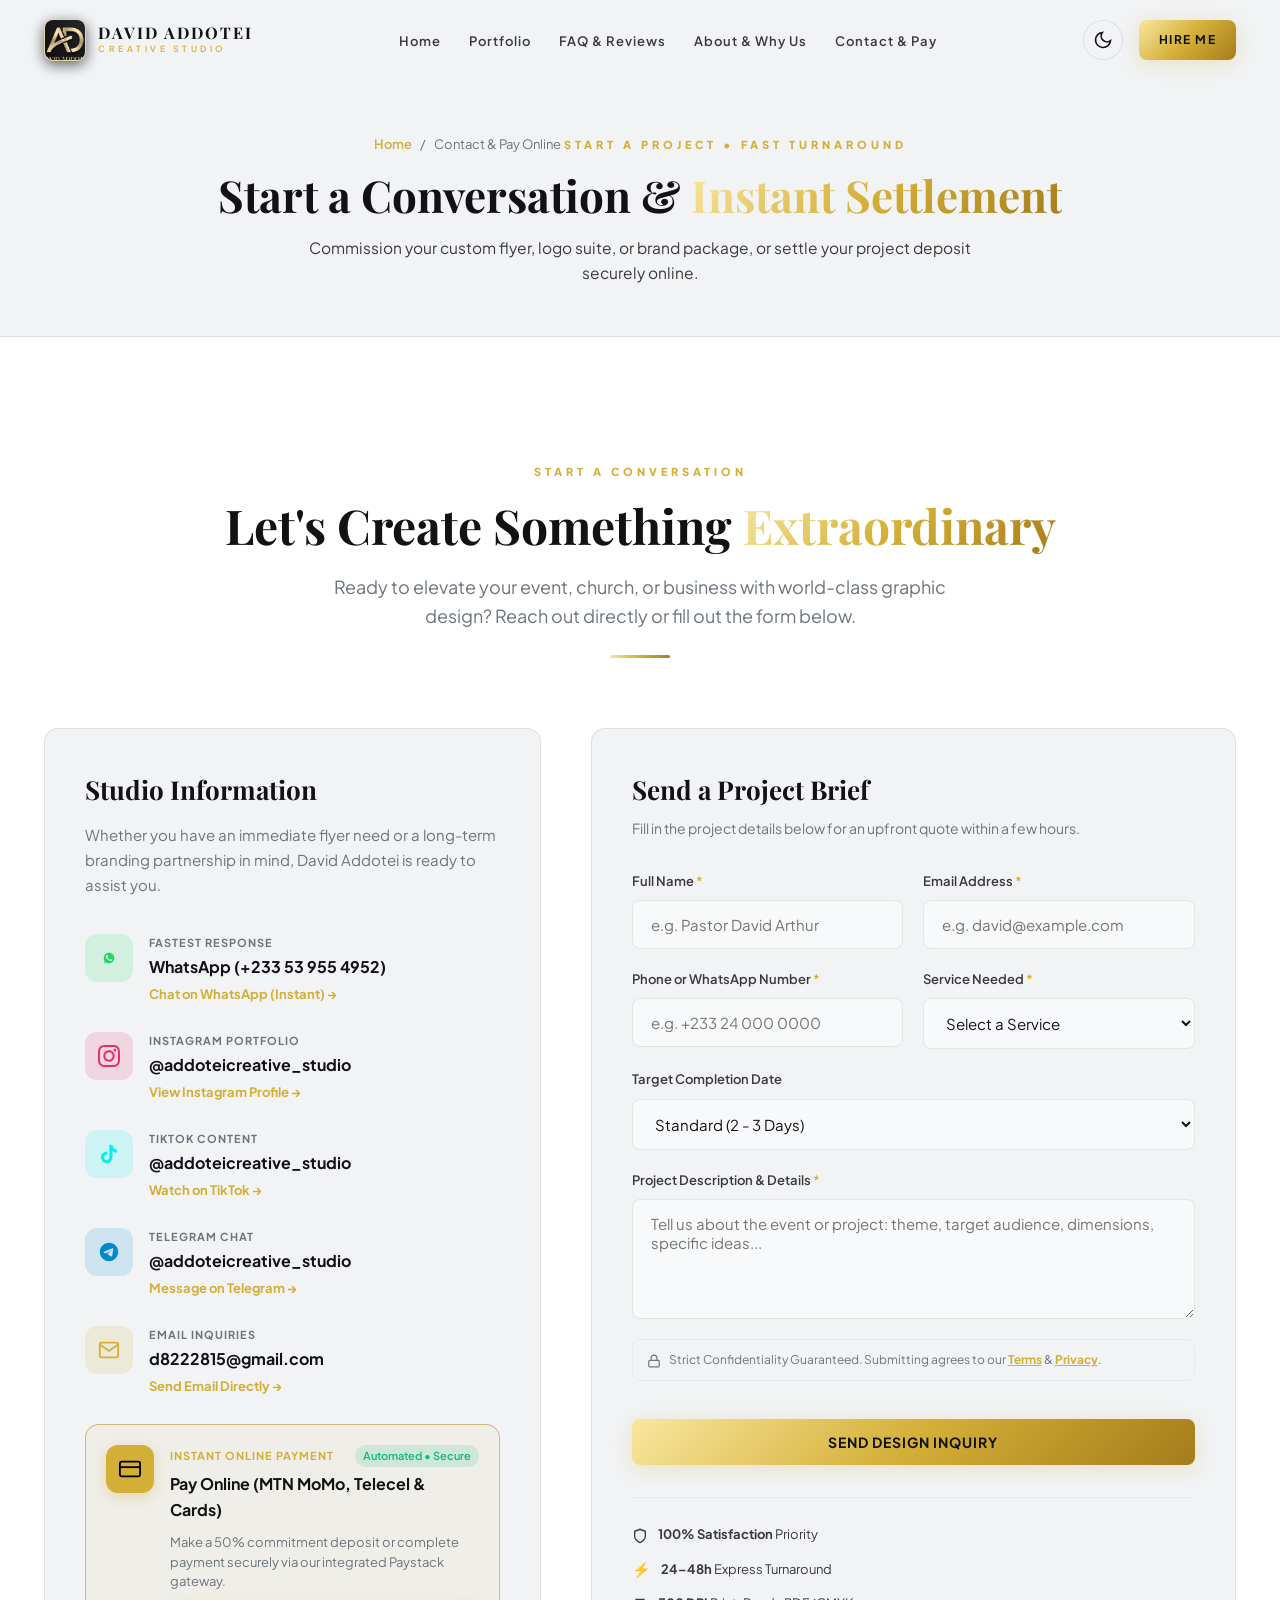
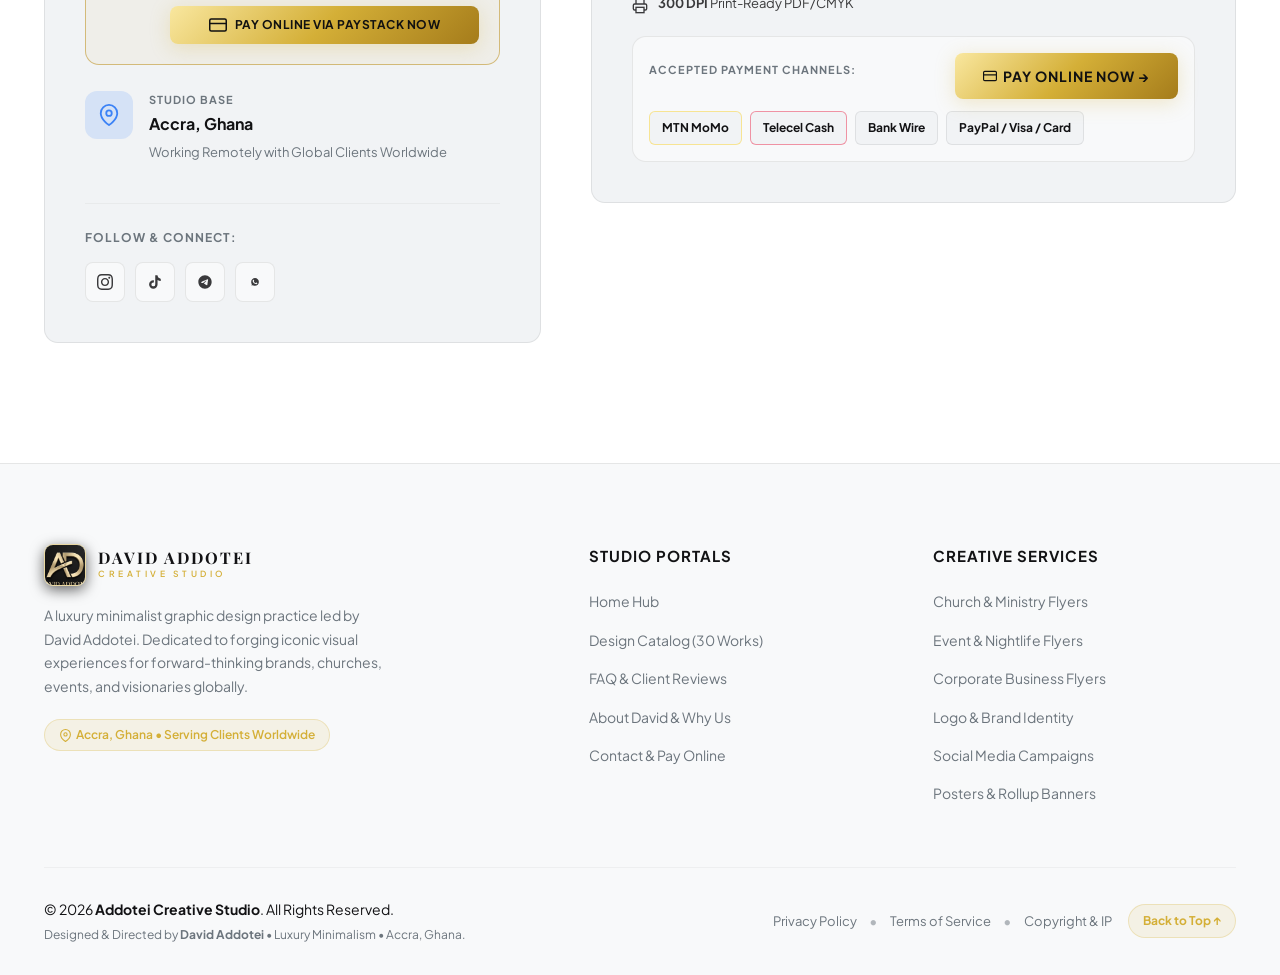
<file: contact.html>
<!DOCTYPE html>
<html lang="en" data-theme="light">
  <head>
  <meta charset="UTF-8">
  <meta name="viewport" content="width=device-width, initial-scale=1.0">
  <script>
    (function() {
      try {
        // Force reset any old 'dark' preference to 'light' (white theme default)
        if (localStorage.getItem('acs_theme_v5_white') !== 'done') {
          localStorage.setItem('acs_theme', 'light');
          localStorage.setItem('acs_theme_v5_white', 'done');
        }
        var currentTheme = localStorage.getItem('acs_theme') || 'light';
        document.documentElement.setAttribute('data-theme', currentTheme);
      } catch(e) {
        document.documentElement.setAttribute('data-theme', 'light');
      }

      // Automatically unregister stale Service Workers and purge old caches
      if ('serviceWorker' in navigator) {
        navigator.serviceWorker.getRegistrations().then(function(regs) {
          for (var reg of regs) { reg.unregister(); }
        });
      }
      if ('caches' in window) {
        caches.keys().then(function(names) {
          for (var name of names) {
            if (name !== 'addotei-studio-v4-5') {
              caches.delete(name);
            }
          }
        });
      }
    })();
  </script>
  
  <!-- Primary Meta Tags -->
  <title>Contact, Hire & Pay Online | David Addotei Creative Studio</title>
  <meta name="title" content="Addotei Creative Studio | Premium Graphic Design, Branding &amp; Flyers by David Addotei">
  <meta name="description" content="Start a design project with David Addotei or make an instant commitment deposit via Paystack Mobile Money & Card.">
  <meta name="keywords" content="Graphic Designer, Flyer Design, Church Flyers, Event Flyers, Business Flyers, Logo Design, Brand Identity, Social Media Graphics, Posters, David Addotei, Addotei Creative Studio, Luxury Design">
  <meta name="author" content="David Addotei">
  <meta name="robots" content="index, follow">

  <!-- Open Graph / Facebook -->
  <meta property="og:type" content="website">
  <meta property="og:url" content="https://addoteistudio.github.io/">
  <meta property="og:title" content="Addotei Creative Studio | Premium Graphic Design &amp; Visual Branding">
  <meta property="og:description" content="Award-winning flyer design, brand identity, and visual marketing for businesses, churches, events, and entrepreneurs.">
  <meta property="og:image" content="https://addoteistudio.github.io/images/portfolio/david-addotei-signature-logo.jpg">

  <!-- Twitter Card -->
  <meta property="twitter:card" content="summary_large_image">
  <meta property="twitter:url" content="https://addoteistudio.github.io/">
  <meta property="twitter:title" content="Addotei Creative Studio | David Addotei">
  <meta property="twitter:description" content="Transforming brands through iconic flyers, timeless logos, and luxury visual design.">
  <meta property="twitter:image" content="https://addoteistudio.github.io/images/portfolio/david-addotei-signature-logo.jpg">

  <!-- Favicon & App Icons -->
  <link rel="icon" type="image/png" href="images/david-addotei-monogram.png">
  <link rel="apple-touch-icon" href="images/david-addotei-monogram.png">
  <link rel="alternate icon" type="image/x-icon" href="images/app-icon.ico">
  <link rel="apple-touch-icon" sizes="192x192" href="images/icon-192.png">

  <!-- Progressive Web App (PWA) Manifest -->
  <link rel="manifest" href="manifest.json">
  <meta name="theme-color" content="#FFFFFF">
  <meta name="mobile-web-app-capable" content="yes">
  <meta name="apple-mobile-web-app-capable" content="yes">
  <meta name="apple-mobile-web-app-status-bar-style" content="black-translucent">
  <meta name="apple-mobile-web-app-title" content="Addotei Studio">
  <meta name="application-name" content="Addotei Studio">

  <!-- Google Fonts -->
  <link rel="dns-prefetch" href="https://fonts.googleapis.com">
  <link rel="dns-prefetch" href="https://fonts.gstatic.com">
  <link rel="dns-prefetch" href="https://js.paystack.co">
  <link href="https://fonts.googleapis.com/css2?family=Playfair+Display:ital,wght@0,500;0,700;0,900;1,400;1,700&family=Plus+Jakarta+Sans:wght@300;400;500;600;700;800&display=swap" rel="stylesheet">

  <!-- Main Stylesheet -->
  <link rel="stylesheet" href="style.css?v=5.1">

  <!-- Schema.org Structured Data -->
  <script type="application/ld+json">
  {
    "@context": "https://schema.org",
    "@type": "ProfessionalService",
    "name": "Addotei Creative Studio",
    "founder": {
      "@type": "Person",
      "name": "David Addotei",
      "jobTitle": "Creative Director & Lead Graphic Designer"
    },
    "description": "Premium graphic design studio specializing in event flyers, church flyers, corporate identity, logo design, and social media branding.",
    "priceRange": "$$",
    "serviceArea": {
      "@type": "AdministrativeArea",
      "name": "Global & International"
    },
    "sameAs": [
      "https://www.instagram.com/addoteicreative_studio/",
      "https://www.tiktok.com/@addoteicreative_studio",
      "https://t.me/addoteicreative_studio",
      "https://wa.me/233539554952"
    ],
    "hasOfferCatalog": {
      "@type": "OfferCatalog",
      "name": "Graphic Design Services",
      "itemListElement": [
        { "@type": "Offer", "itemOffered": { "@type": "Service", "name": "Flyer Design" } },
        { "@type": "Offer", "itemOffered": { "@type": "Service", "name": "Church Flyer Design" } },
        { "@type": "Offer", "itemOffered": { "@type": "Service", "name": "Logo & Brand Identity" } },
        { "@type": "Offer", "itemOffered": { "@type": "Service", "name": "Social Media Graphics" } }
      ]
    }
  }
  </script>
  <!-- Paystack Inline Payment Gateway SDK -->
  <!-- Paystack Inline Payment Gateway SDK (Deferred for non-blocking rendering) -->
  <!-- Paystack Inline Payment Gateway SDK (Deferred for non-blocking rendering) -->
  <script src="https://js.paystack.co/v1/inline.js" defer></script>
</head>
<body>
<!-- Preloader Screen -->
  <div id="preloader" class="preloader">
    <div class="preloader-inner">
      <div class="preloader-monogram">
        <img src="images/david-addotei-monogram.png" alt="David Addotei Official AD Monogram" class="preloader-monogram-img">
      </div>
      <h2 class="preloader-text">DAVID ADDOTEI CREATIVE STUDIO</h2>
      <div class="preloader-bar"><div class="preloader-progress"></div></div>
  <script>
    /* Ultra-fast preloader dismiss (instant UI rendering) */
    (function() {
      function dismissPreloader() {
        var p = document.getElementById('preloader');
        if (p && !p.classList.contains('fade-out')) {
          p.classList.add('fade-out');
          setTimeout(function() { p.style.display = 'none'; }, 250);
        }
      }
      if (document.readyState === 'interactive' || document.readyState === 'complete') {
        setTimeout(dismissPreloader, 80);
      } else {
        document.addEventListener('DOMContentLoaded', function() { setTimeout(dismissPreloader, 80); });
        window.addEventListener('load', dismissPreloader);
        setTimeout(dismissPreloader, 500);
      }
    })();
  </script>
    </div>
  </div>

  
  <!-- Header & Navigation -->
  <header class="site-header" id="site-header">
    <div class="container nav-container">
      <a href="index.html" class="brand-logo" aria-label="David Addotei Creative Studio Home">
        <span class="logo-mark">
          <img src="images/david-addotei-monogram.png" alt="David Addotei AD Logo" class="brand-monogram-img">
        </span>
        <span class="brand-text">
          <strong class="brand-name">DAVID ADDOTEI</strong>
          <small class="brand-sub">CREATIVE STUDIO</small>
        </span>
      </a>

      <!-- Desktop Navigation -->
      <nav class="desktop-nav" aria-label="Main Navigation">
        <ul class="nav-links">
          <li><a href="index.html" class="nav-link ">Home</a></li>
          <li><a href="portfolio.html" class="nav-link ">Portfolio</a></li>
          <li><a href="faq.html" class="nav-link ">FAQ &amp; Reviews</a></li>
          <li><a href="about.html" class="nav-link ">About &amp; Why Us</a></li>
          <li><a href="contact.html" class="nav-link active">Contact &amp; Pay</a></li>
        </ul>
      </nav>

      <!-- Action Items: Theme Switcher & Hire Button -->
      <div class="header-actions">
        <!-- Theme Toggle Button -->
        <button id="theme-toggle" class="theme-toggle-btn" aria-label="Toggle dark and light theme" title="Switch Theme">
          <span class="theme-icon sun-icon" aria-hidden="true">
            <svg viewBox="0 0 24 24" width="20" height="20" fill="none" stroke="currentColor" stroke-width="2">
              <circle cx="12" cy="12" r="5"></circle>
              <line x1="12" y1="1" x2="12" y2="3"></line>
              <line x1="12" y1="21" x2="12" y2="23"></line>
              <line x1="4.22" y1="4.22" x2="5.64" y2="5.64"></line>
              <line x1="18.36" y1="18.36" x2="19.78" y2="19.78"></line>
              <line x1="1" y1="12" x2="3" y2="12"></line>
              <line x1="21" y1="12" x2="23" y2="12"></line>
              <line x1="4.22" y1="19.78" x2="5.64" y2="18.36"></line>
              <line x1="18.36" y1="5.64" x2="19.78" y2="4.22"></line>
            </svg>
          </span>
          <span class="theme-icon moon-icon" aria-hidden="true">
            <svg viewBox="0 0 24 24" width="20" height="20" fill="none" stroke="currentColor" stroke-width="2">
              <path d="M21 12.79A9 9 0 1 1 11.21 3 7 7 0 0 0 21 12.79z"></path>
            </svg>
          </span>
        </button>

        <a href="contact.html" class="btn btn-gold btn-sm hide-mobile">Hire Me</a>

        <!-- Mobile Hamburger Toggle -->
        <button id="menu-toggle" class="menu-toggle-btn" aria-label="Toggle mobile menu" aria-expanded="false">
          <span class="hamburger-bar"></span>
          <span class="hamburger-bar"></span>
          <span class="hamburger-bar"></span>
        </button>
      </div>
    </div>

    <!-- Mobile Drawer Menu -->
    <div id="mobile-menu" class="mobile-drawer" aria-hidden="true">
      <ul class="mobile-nav-links">
        <li><a href="index.html" class="mobile-nav-link ">Home</a></li>
        <li><a href="portfolio.html" class="mobile-nav-link ">Portfolio Catalog</a></li>
        <li><a href="faq.html" class="mobile-nav-link ">FAQ &amp; Reviews</a></li>
        <li><a href="about.html" class="mobile-nav-link ">About &amp; Why Us</a></li>
        <li><a href="contact.html" class="mobile-nav-link active">Contact &amp; Pay Online</a></li>
      </ul>
      <div class="mobile-menu-cta">
        <a href="contact.html" class="btn btn-gold btn-block mobile-nav-link">Hire Me Now</a>
      </div>
    </div>
  </header>

  <main>
    <!-- Page Hero Banner -->
    <section class="page-hero">
      <div class="container">
        <nav class="page-breadcrumb" aria-label="Breadcrumb">
          <a href="index.html">Home</a>
          <span>/</span>
          <span>Contact &amp; Pay Online</span>
        </nav>
        <span class="section-tag">START A PROJECT &bull; FAST TURNAROUND</span>
        <h1 class="page-hero-title">Start a Conversation &amp; <span class="gold-gradient-text">Instant Settlement</span></h1>
        <p class="page-hero-desc">
          Commission your custom flyer, logo suite, or brand package, or settle your project deposit securely online.
        </p>
      </div>
    </section>

<!-- Section 8: Contact -->
    <section id="contact" class="section contact-section">
      <div class="container">
        <div class="section-header text-center">
          <span class="section-tag">START A CONVERSATION</span>
          <h2 class="section-title">Let's Create Something <span class="gold-gradient-text">Extraordinary</span></h2>
          <p class="section-subtitle">Ready to elevate your event, church, or business with world-class graphic design? Reach out directly or fill out the form below.</p>
          <div class="title-divider"></div>
        </div>

        <div class="contact-grid">
          
          <!-- Contact Details & Direct Actions -->
          <div class="contact-info-col">
            <div class="contact-card">
              <h3 class="contact-card-title">Studio Information</h3>
              <p class="contact-card-desc">Whether you have an immediate flyer need or a long-term branding partnership in mind, David Addotei is ready to assist you.</p>

              <div class="contact-methods">
                
                <!-- WhatsApp Quick Action -->
                <div class="contact-item">
                  <div class="contact-item-icon whatsapp-bg">
                    <svg viewBox="0 0 24 24" width="22" height="22" fill="currentColor">
                      <path d="M12.031 6.172c-3.181 0-5.767 2.586-5.768 5.766-.001 1.298.38 2.27 1.019 3.287l-.582 2.128 2.182-.573c.978.58 1.911.928 3.145.929 3.178 0 5.767-2.587 5.768-5.766.001-3.187-2.575-5.77-5.764-5.771zm3.392 8.244c-.144.405-.837.774-1.17.824-.299.045-.677.063-1.092-.069-.252-.08-.575-.187-.988-.365-1.739-.751-2.874-2.502-2.961-2.617-.087-.116-.708-.94-.708-1.793s.448-1.273.607-1.446c.159-.173.346-.217.462-.217l.332.007c.106.005.249-.04.39.298.144.347.491 1.2.534 1.287.043.087.072.188.014.304-.058.116-.087.188-.173.289l-.26.304c-.087.086-.177.18-.076.354.101.174.449.741.964 1.201.662.591 1.221.774 1.394.86.174.086.275.072.376-.043.101-.116.433-.506.549-.68.116-.173.231-.145.39-.086s1.011.477 1.184.564.289.13.332.202c.045.072.045.419-.099.824z"/>
                    </svg>
                  </div>
                  <div class="contact-item-content">
                    <span class="contact-label">Fastest Response</span>
                    <strong class="contact-val">WhatsApp (+233 53 955 4952)</strong>
                    <a href="https://wa.me/233539554952?text=Hello%20David%2C%20I%20visited%20Addotei%20Creative%20Studio%20and%20I%20would%20like%20to%20hire%20you%20for%20a%20graphic%20design%20project." target="_blank" rel="noopener noreferrer" class="contact-action-link">
                      Chat on WhatsApp (Instant) &rarr;
                    </a>
                  </div>
                </div>

                <!-- Instagram Handle -->
                <div class="contact-item">
                  <div class="contact-item-icon instagram-bg" style="background: rgba(225, 48, 108, 0.15); color: #E1306C;">
                    <svg viewBox="0 0 24 24" width="22" height="22" fill="currentColor">
                      <path d="M12 2.163c3.204 0 3.584.012 4.85.07 3.252.148 4.771 1.691 4.919 4.919.058 1.265.069 1.645.069 4.849 0 3.205-.012 3.584-.069 4.849-.149 3.225-1.664 4.771-4.919 4.919-1.266.058-1.644.07-4.85.07-3.204 0-3.584-.012-4.849-.07-3.26-.149-4.771-1.699-4.919-4.92-.058-1.265-.07-1.644-.07-4.849 0-3.204.013-3.583.07-4.849.149-3.227 1.664-4.771 4.919-4.919 1.266-.057 1.645-.069 4.849-.069zm0-2.163c-3.259 0-3.667.014-4.947.072-4.358.2-6.78 2.618-6.98 6.98-.059 1.281-.073 1.689-.073 4.948 0 3.259.014 3.668.072 4.948.2 4.358 2.618 6.78 6.98 6.98 1.281.058 1.689.072 4.948.072 3.259 0 3.668-.014 4.948-.072 4.354-.2 6.782-2.618 6.979-6.98.059-1.28.073-1.689.073-4.948 0-3.259-.014-3.667-.072-4.947-.196-4.354-2.617-6.78-6.979-6.98-1.281-.059-1.69-.073-4.949-.073zm0 5.838c-3.403 0-6.162 2.759-6.162 6.162s2.759 6.163 6.162 6.163 6.162-2.759 6.162-6.163c0-3.403-2.759-6.162-6.162-6.162zm0 10.162c-2.209 0-4-1.79-4-4 0-2.209 1.791-4 4-4s4 1.791 4 4c0 2.21-1.791 4-4 4zm6.406-11.845c-.796 0-1.441.645-1.441 1.44s.645 1.44 1.441 1.44c.795 0 1.439-.645 1.439-1.44s-.644-1.44-1.439-1.44z"/>
                    </svg>
                  </div>
                  <div class="contact-item-content">
                    <span class="contact-label">Instagram Portfolio</span>
                    <strong class="contact-val">@addoteicreative_studio</strong>
                    <a href="https://www.instagram.com/addoteicreative_studio/" target="_blank" rel="noopener noreferrer" class="contact-action-link">
                      View Instagram Profile &rarr;
                    </a>
                  </div>
                </div>

                <!-- TikTok Channel -->
                <div class="contact-item">
                  <div class="contact-item-icon tiktok-bg" style="background: rgba(0, 242, 234, 0.15); color: #00F2EA;">
                    <svg viewBox="0 0 24 24" width="22" height="22" fill="currentColor">
                      <path d="M19.59 6.69a4.83 4.83 0 0 1-3.77-4.25V2h-3.45v13.67a2.89 2.89 0 0 1-2.88 2.89 2.89 2.89 0 0 1-2.89-2.89 2.89 2.89 0 0 1 2.89-2.89c.3 0 .58.04.85.12V9.32a6.34 6.34 0 0 0-.85-.06 6.34 6.34 0 0 0-6.34 6.34 6.34 6.34 0 0 0 6.34 6.34 6.34 6.34 0 0 0 6.34-6.34V9.05a8.28 8.28 0 0 0 4.81 1.54V7.15a4.84 4.84 0 0 1-1.1-.46z"/>
                    </svg>
                  </div>
                  <div class="contact-item-content">
                    <span class="contact-label">TikTok Content</span>
                    <strong class="contact-val">@addoteicreative_studio</strong>
                    <a href="https://www.tiktok.com/@addoteicreative_studio" target="_blank" rel="noopener noreferrer" class="contact-action-link">
                      Watch on TikTok &rarr;
                    </a>
                  </div>
                </div>

                <!-- Telegram Direct -->
                <div class="contact-item">
                  <div class="contact-item-icon telegram-bg" style="background: rgba(0, 136, 204, 0.15); color: #0088CC;">
                    <svg viewBox="0 0 24 24" width="22" height="22" fill="currentColor">
                      <path d="M12 2C6.48 2 2 6.48 2 12s4.48 10 10 10 10-4.48 10-10S17.52 2 12 2zm4.64 6.8c-.15 1.58-.8 5.42-1.13 7.19-.14.75-.42 1-.68 1.03-.58.05-1.02-.38-1.58-.75-.88-.58-1.38-.94-2.23-1.5-.99-.65-.35-1.01.22-1.59.15-.15 2.71-2.48 2.76-2.69a.2.2 0 0 0-.05-.18c-.06-.05-.14-.03-.21-.02-.09.02-1.49.95-4.22 2.79-.4.27-.76.41-1.08.4-.36-.01-1.04-.2-1.55-.37-.63-.2-1.12-.31-1.08-.66.02-.18.27-.36.74-.55 2.92-1.27 4.86-2.11 5.83-2.51 2.78-1.16 3.35-1.36 3.73-1.36.08 0 .27.02.39.12.1.08.13.19.14.27-.01.06.01.24 0 .38z"/>
                    </svg>
                  </div>
                  <div class="contact-item-content">
                    <span class="contact-label">Telegram Chat</span>
                    <strong class="contact-val">@addoteicreative_studio</strong>
                    <a href="https://t.me/addoteicreative_studio" target="_blank" rel="noopener noreferrer" class="contact-action-link">
                      Message on Telegram &rarr;
                    </a>
                  </div>
                </div>

                <!-- Direct Email -->
                <div class="contact-item">
                  <div class="contact-item-icon email-bg">
                    <svg viewBox="0 0 24 24" width="22" height="22" fill="none" stroke="currentColor" stroke-width="2">
                      <path d="M4 4h16c1.1 0 2 .9 2 2v12c0 1.1-.9 2-2 2H4c-1.1 0-2-.9-2-2V6c0-1.1.9-2 2-2z"></path>
                      <polyline points="22,6 12,13 2,6"></polyline>
                    </svg>
                  </div>
                  <div class="contact-item-content">
                    <span class="contact-label">Email Inquiries</span>
                    <strong class="contact-val">d8222815@gmail.com</strong>
                    <a href="mailto:d8222815@gmail.com?subject=Design%20Project%20Inquiry%20-%20Addotei%20Creative%20Studio" class="contact-action-link">
                      Send Email Directly &rarr;
                    </a>
                  </div>
                </div>

                <!-- Official Pay Online & Instant Settlement -->
                <div class="contact-item contact-item-payment" style="background: rgba(212, 175, 55, 0.06); border: 1.5px solid var(--border-gold); border-radius: 14px; padding: 20px;">
                  <div class="contact-item-icon paystack-bg" style="background: var(--color-gold); color: #000000; box-shadow: 0 4px 14px rgba(212, 175, 55, 0.35);">
                    <svg viewBox="0 0 24 24" width="22" height="22" fill="none" stroke="currentColor" stroke-width="2">
                      <rect x="1" y="4" width="22" height="16" rx="2" ry="2"></rect>
                      <line x1="1" y1="10" x2="23" y2="10"></line>
                    </svg>
                  </div>
                  <div class="contact-item-content" style="width: 100%;">
                    <div style="display: flex; align-items: center; justify-content: space-between; gap: 8px; flex-wrap: wrap;">
                      <span class="contact-label" style="color: var(--color-gold); font-weight: 700; letter-spacing: 1px;">INSTANT ONLINE PAYMENT</span>
                      <span style="font-size: 11px; padding: 2px 8px; background: rgba(16, 185, 129, 0.15); color: #10B981; border-radius: 20px; font-weight: 600;">Automated &bull; Secure</span>
                    </div>
                    <strong class="contact-val" style="margin-top: 4px; display: block; font-size: 16px;">Pay Online (MTN MoMo, Telecel &amp; Cards)</strong>
                    <p style="font-size: 13px; color: var(--text-muted); margin: 6px 0 14px; line-height: 1.5;">Make a 50% commitment deposit or complete payment securely via our integrated Paystack gateway.</p>
                    <button type="button" class="btn btn-gold btn-sm pay-online-trigger" data-modal-open="paystack-modal" style="width: 100%; display: inline-flex; align-items: center; justify-content: center; gap: 8px; font-weight: 700; letter-spacing: 0.5px;">
                      <svg viewBox="0 0 24 24" width="18" height="18" fill="none" stroke="currentColor" stroke-width="2"><rect x="1" y="4" width="22" height="16" rx="2" ry="2"></rect><line x1="1" y1="10" x2="23" y2="10"></line></svg>
                      <span>Pay Online via Paystack Now</span>
                    </button>
                  </div>
                </div>

                <!-- Studio Location -->
                <div class="contact-item">
                  <div class="contact-item-icon loc-bg">
                    <svg viewBox="0 0 24 24" width="22" height="22" fill="none" stroke="currentColor" stroke-width="2">
                      <path d="M21 10c0 7-9 13-9 13s-9-6-9-13a9 9 0 0 1 18 0z"></path>
                      <circle cx="12" cy="10" r="3"></circle>
                    </svg>
                  </div>
                  <div class="contact-item-content">
                    <span class="contact-label">Studio Base</span>
                    <strong class="contact-val">Accra, Ghana</strong>
                    <span class="contact-note">Working Remotely with Global Clients Worldwide</span>
                  </div>
                </div>

              </div>

              <!-- Social Media Connections -->
              <div class="contact-social-strip">
                <span class="social-label">Follow &amp; Connect:</span>
                <div class="social-icons-group">
                  <a href="https://www.instagram.com/addoteicreative_studio/" target="_blank" rel="noopener noreferrer" class="social-btn" aria-label="Instagram (@addoteicreative_studio)" title="Instagram: @addoteicreative_studio">
                    <svg viewBox="0 0 24 24" width="16" height="16" fill="currentColor">
                      <path d="M12 2.163c3.204 0 3.584.012 4.85.07 3.252.148 4.771 1.691 4.919 4.919.058 1.265.069 1.645.069 4.849 0 3.205-.012 3.584-.069 4.849-.149 3.225-1.664 4.771-4.919 4.919-1.266.058-1.644.07-4.85.07-3.204 0-3.584-.012-4.849-.07-3.26-.149-4.771-1.699-4.919-4.92-.058-1.265-.07-1.644-.07-4.849 0-3.204.013-3.583.07-4.849.149-3.227 1.664-4.771 4.919-4.919 1.266-.057 1.645-.069 4.849-.069zm0-2.163c-3.259 0-3.667.014-4.947.072-4.358.2-6.78 2.618-6.98 6.98-.059 1.281-.073 1.689-.073 4.948 0 3.259.014 3.668.072 4.948.2 4.358 2.618 6.78 6.98 6.98 1.281.058 1.689.072 4.948.072 3.259 0 3.668-.014 4.948-.072 4.354-.2 6.782-2.618 6.979-6.98.059-1.28.073-1.689.073-4.948 0-3.259-.014-3.667-.072-4.947-.196-4.354-2.617-6.78-6.979-6.98-1.281-.059-1.69-.073-4.949-.073zm0 5.838c-3.403 0-6.162 2.759-6.162 6.162s2.759 6.163 6.162 6.163 6.162-2.759 6.162-6.163c0-3.403-2.759-6.162-6.162-6.162zm0 10.162c-2.209 0-4-1.79-4-4 0-2.209 1.791-4 4-4s4 1.791 4 4c0 2.21-1.791 4-4 4zm6.406-11.845c-.796 0-1.441.645-1.441 1.44s.645 1.44 1.441 1.44c.795 0 1.439-.645 1.439-1.44s-.644-1.44-1.439-1.44z"/>
                    </svg>
                  </a>
                  <a href="https://www.tiktok.com/@addoteicreative_studio" target="_blank" rel="noopener noreferrer" class="social-btn" aria-label="TikTok (@addoteicreative_studio)" title="TikTok: @addoteicreative_studio">
                    <svg viewBox="0 0 24 24" width="16" height="16" fill="currentColor">
                      <path d="M19.59 6.69a4.83 4.83 0 0 1-3.77-4.25V2h-3.45v13.67a2.89 2.89 0 0 1-2.88 2.89 2.89 2.89 0 0 1-2.89-2.89 2.89 2.89 0 0 1 2.89-2.89c.3 0 .58.04.85.12V9.32a6.34 6.34 0 0 0-.85-.06 6.34 6.34 0 0 0-6.34 6.34 6.34 6.34 0 0 0 6.34 6.34 6.34 6.34 0 0 0 6.34-6.34V9.05a8.28 8.28 0 0 0 4.81 1.54V7.15a4.84 4.84 0 0 1-1.1-.46z"/>
                    </svg>
                  </a>
                  <a href="https://t.me/addoteicreative_studio" target="_blank" rel="noopener noreferrer" class="social-btn" aria-label="Telegram (@addoteicreative_studio)" title="Telegram: @addoteicreative_studio">
                    <svg viewBox="0 0 24 24" width="16" height="16" fill="currentColor">
                      <path d="M12 2C6.48 2 2 6.48 2 12s4.48 10 10 10 10-4.48 10-10S17.52 2 12 2zm4.64 6.8c-.15 1.58-.8 5.42-1.13 7.19-.14.75-.42 1-.68 1.03-.58.05-1.02-.38-1.58-.75-.88-.58-1.38-.94-2.23-1.5-.99-.65-.35-1.01.22-1.59.15-.15 2.71-2.48 2.76-2.69a.2.2 0 0 0-.05-.18c-.06-.05-.14-.03-.21-.02-.09.02-1.49.95-4.22 2.79-.4.27-.76.41-1.08.4-.36-.01-1.04-.2-1.55-.37-.63-.2-1.12-.31-1.08-.66.02-.18.27-.36.74-.55 2.92-1.27 4.86-2.11 5.83-2.51 2.78-1.16 3.35-1.36 3.73-1.36.08 0 .27.02.39.12.1.08.13.19.14.27-.01.06.01.24 0 .38z"/>
                    </svg>
                  </a>
                  <a href="https://wa.me/233539554952?text=Hello%20David%2C%20I%20would%20like%20to%20inquire%20about%20a%20design%20project." target="_blank" rel="noopener noreferrer" class="social-btn" aria-label="WhatsApp (+233 53 955 4952)" title="WhatsApp: +233 53 955 4952">
                    <svg viewBox="0 0 24 24" width="16" height="16" fill="currentColor">
                      <path d="M12.031 6.172c-3.181 0-5.767 2.586-5.768 5.766-.001 1.298.38 2.27 1.019 3.287l-.582 2.128 2.182-.573c.978.58 1.911.928 3.145.929 3.178 0 5.767-2.587 5.768-5.766.001-3.187-2.575-5.77-5.764-5.771zm3.392 8.244c-.144.405-.837.774-1.17.824-.299.045-.677.063-1.092-.069-.252-.08-.575-.187-.988-.365-1.739-.751-2.874-2.502-2.961-2.617-.087-.116-.708-.94-.708-1.793s.448-1.273.607-1.446c.159-.173.346-.217.462-.217l.332.007c.106.005.249-.04.39.298.144.347.491 1.2.534 1.287.043.087.072.188.014.304-.058.116-.087.188-.173.289l-.26.304c-.087.086-.177.18-.076.354.101.174.449.741.964 1.201.662.591 1.221.774 1.394.86.174.086.275.072.376-.043.101-.116.433-.506.549-.68.116-.173.231-.145.39-.086s1.011.477 1.184.564.289.13.332.202c.045.072.045.419-.099.824z"/>
                    </svg>
                  </a>
                </div>
              </div>
            </div>
          </div>

          <!-- Interactive Contact Form -->
          <div class="contact-form-col">
            <div class="form-card">
              <h3 class="form-card-title">Send a Project Brief</h3>
              <p class="form-card-subtitle">Fill in the project details below for an upfront quote within a few hours.</p>

              <form id="contact-form" class="contact-form" novalidate>
                
                <div class="form-row">
                  <div class="form-group">
                    <label for="client-name" class="form-label">Full Name <span class="req">*</span></label>
                    <input type="text" id="client-name" name="name" class="form-input" placeholder="e.g. Pastor David Arthur" required>
                    <span class="field-error" id="name-error">Please enter your full name.</span>
                  </div>

                  <div class="form-group">
                    <label for="client-email" class="form-label">Email Address <span class="req">*</span></label>
                    <input type="email" id="client-email" name="email" class="form-input" placeholder="e.g. david@example.com" required>
                    <span class="field-error" id="email-error">Please enter a valid email address.</span>
                  </div>
                </div>

                <div class="form-row">
                  <div class="form-group">
                    <label for="client-phone" class="form-label">Phone or WhatsApp Number <span class="req">*</span></label>
                    <input type="tel" id="client-phone" name="phone" class="form-input" placeholder="e.g. +233 24 000 0000" required>
                    <span class="field-error" id="phone-error">Please provide a valid phone or WhatsApp number.</span>
                  </div>

                  <div class="form-group">
                    <label for="service-select" class="form-label">Service Needed <span class="req">*</span></label>
                    <select id="service-select" name="service" class="form-select" required>
                      <option value="" disabled selected>Select a Service</option>
                      <option value="Event Flyer">Event Flyer Design</option>
                      <option value="Church Flyer">Church / Ministry Flyer</option>
                      <option value="Business Flyer">Corporate / Business Flyer</option>
                      <option value="Logo Design">Logo &amp; Icon Design</option>
                      <option value="Social Media Graphics">Social Media Graphic Suite</option>
                      <option value="Poster Design">Poster / Banner Design</option>
                      <option value="Brand Identity">Complete Brand Identity</option>
                      <option value="Other">Other Custom Design</option>
                    </select>
                    <span class="field-error" id="service-error">Please select a service category.</span>
                  </div>
                </div>

                <div class="form-group">
                  <label for="project-deadline" class="form-label">Target Completion Date</label>
                  <select id="project-deadline" name="deadline" class="form-select">
                    <option value="Standard (2-3 Days)">Standard (2 - 3 Days)</option>
                    <option value="Urgent Express (24 Hours)">Urgent Express (24 Hours)</option>
                    <option value="Super Rush (12 Hours)">Super Rush (12 Hours)</option>
                    <option value="Flexible Timeline">Flexible Timeline</option>
                  </select>
                </div>

                <div class="form-group">
                  <label for="project-message" class="form-label">Project Description &amp; Details <span class="req">*</span></label>
                  <textarea id="project-message" name="message" class="form-textarea" rows="4" placeholder="Tell us about the event or project: theme, target audience, dimensions, specific ideas..." required></textarea>
                  <span class="field-error" id="message-error">Please share a brief description of your project.</span>
                </div>

                <!-- Invisible Anti-Spam Honeypot -->
                <div class="form-honeypot" aria-hidden="true" style="display: none; visibility: hidden;">
                  <label for="client-company-url">Leave this field blank</label>
                  <input type="text" id="client-company-url" name="_honey" tabindex="-1" autocomplete="off">
                </div>

                <div class="form-legal-notice">
                  <span class="lock-icon"><svg viewBox="0 0 24 24" width="14" height="14" fill="none" stroke="currentColor" stroke-width="2" aria-hidden="true" style="display:inline-block; vertical-align:middle;"><rect x="3" y="11" width="18" height="11" rx="2" ry="2"></rect><path d="M7 11V7a5 5 0 0 1 10 0v4"></path></svg></span>
                  <span>Strict Confidentiality Guaranteed. Submitting agrees to our <button type="button" class="legal-inline-btn" data-modal-open="terms-modal">Terms</button> &amp; <button type="button" class="legal-inline-btn" data-modal-open="privacy-modal">Privacy</button>.</span>
                </div>

                <button type="submit" id="form-submit-btn" class="btn btn-gold btn-block btn-submit">
                  <span class="submit-text">Send Design Inquiry</span>
                  <span class="submit-spinner" aria-hidden="true"></span>
                </button>

              </form>

              <!-- Submission Success Feedback Modal / Alert -->
              <div id="form-success" class="form-success-banner" aria-live="polite">
                <div class="success-icon">&#10003;</div>
                <h4 class="success-title">Inquiry Received Successfully!</h4>
                <p class="success-desc">Thank you for contacting Addotei Creative Studio. David will review your project brief and get in touch within a few hours.</p>
                <div class="success-whatsapp-cta">
                  <span>Need an instant reply right now?</span>
                  <a id="whatsapp-quick-link" href="#" target="_blank" rel="noopener noreferrer" class="btn btn-sm btn-gold">
                    Open WhatsApp Chat &rarr;
                  </a>
                </div>
              </div>

              <!-- Payment & Quality Assurance Badges -->
              <div class="contact-trust-bar">
                <div class="trust-guarantees">
                  <div class="trust-badge-item">
                    <span class="trust-badge-icon"><svg viewBox="0 0 24 24" width="16" height="16" fill="none" stroke="currentColor" stroke-width="2" aria-hidden="true" style="display:inline-block; vertical-align:middle;"><path d="M12 22s8-4 8-10V5l-8-3-8 3v7c0 6 8 10 8 10z"></path></svg></span>
                    <span class="trust-badge-text"><strong>100% Satisfaction</strong> Priority</span>
                  </div>
                  <div class="trust-badge-item">
                    <span class="trust-badge-icon">&#9889;</span>
                    <span class="trust-badge-text"><strong>24&ndash;48h</strong> Express Turnaround</span>
                  </div>
                  <div class="trust-badge-item">
                    <span class="trust-badge-icon"><svg viewBox="0 0 24 24" width="16" height="16" fill="none" stroke="currentColor" stroke-width="2" aria-hidden="true" style="display:inline-block; vertical-align:middle;"><polyline points="6 9 6 2 18 2 18 9"></polyline><path d="M6 18H4a2 2 0 0 1-2-2v-5a2 2 0 0 1 2-2h16a2 2 0 0 1 2 2v5a2 2 0 0 1-2 2h-2"></path><rect x="6" y="14" width="12" height="8"></rect></svg></span>
                    <span class="trust-badge-text"><strong>300 DPI</strong> Print-Ready PDF/CMYK</span>
                  </div>
                </div>

                <div class="payment-methods-strip" style="display: flex; flex-direction: column; gap: 12px;">
                  <div style="display: flex; align-items: center; justify-content: space-between; flex-wrap: wrap; gap: 10px;">
                    <span class="payment-strip-title">Accepted Payment Channels:</span>
                    <button type="button" class="btn btn-gold btn-xs pay-online-trigger" data-modal-open="paystack-modal" style="display: inline-flex; align-items: center; gap: 6px; font-weight: 700;">
                      <svg viewBox="0 0 24 24" width="14" height="14" fill="none" stroke="currentColor" stroke-width="2"><rect x="1" y="4" width="22" height="16" rx="2" ry="2"></rect><line x1="1" y1="10" x2="23" y2="10"></line></svg>
                      <span>Pay Online Now &rarr;</span>
                    </button>
                  </div>
                  <div class="payment-pill-group">
                    <span class="pay-pill momo" title="MTN Mobile Money">MTN MoMo</span>
                    <span class="pay-pill telecel" title="Telecel Cash">Telecel Cash</span>
                    <span class="pay-pill bank" title="Direct Bank Wire">Bank Wire</span>
                    <span class="pay-pill card" title="PayPal, Visa, Mastercard">PayPal / Visa / Card</span>
                  </div>
                </div>
              </div>

            </div>
          </div>

        </div>
      </div>
    </section>
  
  </main>

  <!-- Section: Footer -->
  <footer class="site-footer">
    <div class="container footer-container">
      <div class="footer-grid">
        
        <!-- Brand & Bio Col -->
        <div class="footer-brand-col">
          <a href="index.html" class="brand-logo footer-logo" aria-label="David Addotei Creative Studio Home">
            <span class="logo-mark">
              <img src="images/david-addotei-monogram.png" alt="David Addotei AD Logo" class="brand-monogram-img">
            </span>
            <span class="brand-text">
              <strong class="brand-name">DAVID ADDOTEI</strong>
              <small class="brand-sub">CREATIVE STUDIO</small>
            </span>
          </a>
          <p class="footer-bio">
            A luxury minimalist graphic design practice led by David Addotei. Dedicated to forging iconic visual experiences for forward-thinking brands, churches, events, and visionaries globally.
          </p>
          <div class="footer-badge-pill">
            <svg viewBox="0 0 24 24" width="13" height="13" fill="none" stroke="currentColor" stroke-width="2" aria-hidden="true" style="display:inline-block; vertical-align:middle; margin-right:4px;"><path d="M21 10c0 7-9 13-9 13s-9-6-9-13a9 9 0 0 1 18 0z"></path><circle cx="12" cy="10" r="3"></circle></svg><span>Accra, Ghana &bull; Serving Clients Worldwide</span>
          </div>
        </div>

        <!-- Quick Navigation Col -->
        <div class="footer-links-col">
          <h4 class="footer-heading">Studio Portals</h4>
          <ul class="footer-links">
            <li><a href="index.html">Home Hub</a></li>
            <li><a href="portfolio.html">Design Catalog (30 Works)</a></li>
            <li><a href="faq.html">FAQ &amp; Client Reviews</a></li>
            <li><a href="about.html">About David &amp; Why Us</a></li>
            <li><a href="contact.html">Contact &amp; Pay Online</a></li>
          </ul>
        </div>

        <!-- Creative Services Col -->
        <div class="footer-links-col">
          <h4 class="footer-heading">Creative Services</h4>
          <ul class="footer-links">
            <li><a href="portfolio.html">Church &amp; Ministry Flyers</a></li>
            <li><a href="portfolio.html">Event &amp; Nightlife Flyers</a></li>
            <li><a href="portfolio.html">Corporate Business Flyers</a></li>
            <li><a href="portfolio.html">Logo &amp; Brand Identity</a></li>
            <li><a href="portfolio.html">Social Media Campaigns</a></li>
            <li><a href="portfolio.html">Posters &amp; Rollup Banners</a></li>
          </ul>
        </div>
      </div>

      <!-- Bottom Footer: Copyright & Legal & Navigation -->
      <div class="footer-bottom-bar">
        <div class="footer-copyright-wrap">
          <div class="footer-copyright-main">
            &copy; <span id="current-year">2026</span> <strong>Addotei Creative Studio</strong>. All Rights Reserved.
          </div>
          <div class="footer-copyright-sub">
            Designed &amp; Directed by <strong>David Addotei</strong> &bull; Luxury Minimalism &bull; Accra, Ghana.
          </div>
        </div>

        <div class="footer-bottom-actions">
          <div class="footer-legal-links">
            <button type="button" class="legal-link-btn" data-modal-open="privacy-modal">Privacy Policy</button>
            <span class="legal-sep">&bull;</span>
            <button type="button" class="legal-link-btn" data-modal-open="terms-modal">Terms of Service</button>
            <span class="legal-sep">&bull;</span>
            <button type="button" class="legal-link-btn" data-modal-open="copyright-modal">Copyright &amp; IP</button>
          </div>
          <a href="#site-header" class="footer-back-top-link">Back to Top &uarr;</a>
        </div>
      </div>

    </div>
  </footer>
  <!-- Floating Back to Top Button -->
  <button id="back-to-top" class="back-to-top-btn" aria-label="Back to top of page" title="Back to top">
    <svg viewBox="0 0 24 24" width="22" height="22" fill="none" stroke="currentColor" stroke-width="2.5">
      <polyline points="18 15 12 9 6 15"></polyline>
    </svg>
  </button>

  <!-- Floating Anti-Theft Toast Notification -->
  <div id="anti-theft-toast" class="anti-theft-toast" aria-live="polite">
    <span class="toast-icon"><svg viewBox="0 0 24 24" width="16" height="16" fill="none" stroke="currentColor" stroke-width="2" aria-hidden="true" style="display:inline-block; vertical-align:middle;"><path d="M12 22s8-4 8-10V5l-8-3-8 3v7c0 6 8 10 8 10z"></path></svg></span>
    <span class="toast-text">Artwork Protected &bull; &copy; Addotei Creative Studio</span>
  </div>
<!-- =========================================================================
       OFFICIAL PAYSTACK PAYMENT & DEPOSIT GATEWAY MODAL
       ========================================================================= -->
  <div id="paystack-modal" class="legal-modal" aria-hidden="true" role="dialog" aria-labelledby="paystack-modal-title">
    <div class="legal-modal-backdrop" data-modal-close></div>
    <div class="legal-modal-card payment-modal-card">
      <div class="legal-modal-header payment-modal-header">
        <div class="payment-header-branding">
          <span class="dossier-emblem"><img src="images/david-addotei-monogram.png" alt="AD" class="dossier-monogram-img"></span>
          <div>
            <span class="legal-badge">SECURE PAYMENT GATEWAY</span>
            <h3 id="paystack-modal-title" class="legal-modal-title">Make a Payment or Deposit</h3>
            <p class="legal-modal-subtitle">Instant MoMo &amp; Card Settlement &bull; Powered by Paystack</p>
          </div>
        </div>
        <button type="button" class="legal-close-btn" data-modal-close aria-label="Close Payment Modal">&times;</button>
      </div>

      <div class="legal-modal-body payment-modal-body">
        
        <!-- Preset Package Quick Selector -->
        <div class="payment-package-selector">
          <label class="form-label">Select Package / Deposit (or enter custom amount below):</label>
          <div class="package-chips-grid">
            <button type="button" class="package-chip active" data-amount="40" data-service="Flyer 50% Deposit">
              <span class="chip-title">Flyer Deposit (50%)</span>
              <strong class="chip-price">GH&#8373; 40</strong>
            </button>
            <button type="button" class="package-chip" data-amount="80" data-service="Single-Sided Flyer Design">
              <span class="chip-title">Single Flyer</span>
              <strong class="chip-price">GH&#8373; 80</strong>
            </button>
            <button type="button" class="package-chip" data-amount="150" data-service="Double-Sided Flyer Design">
              <span class="chip-title">Double Flyer</span>
              <strong class="chip-price">GH&#8373; 150</strong>
            </button>
            <button type="button" class="package-chip" data-amount="150" data-service="Logo Design Deposit">
              <span class="chip-title">Logo Deposit</span>
              <strong class="chip-price">GH&#8373; 150</strong>
            </button>
            <button type="button" class="package-chip" data-amount="500" data-service="Starter Business Package">
              <span class="chip-title">Starter Package</span>
              <strong class="chip-price">GH&#8373; 500</strong>
            </button>
            <button type="button" class="package-chip" data-amount="800" data-service="Business Growth Package">
              <span class="chip-title">Growth Package</span>
              <strong class="chip-price">GH&#8373; 800</strong>
            </button>
          </div>
        </div>

        <form id="paystack-checkout-form" class="paystack-form">
          <div class="form-row">
            <div class="form-group">
              <label for="pay-client-name" class="form-label">Full Name <span class="req">*</span></label>
              <input type="text" id="pay-client-name" class="form-input" placeholder="e.g. David Arthur" required>
            </div>
            <div class="form-group">
              <label for="pay-client-email" class="form-label">Email Address (for instant receipt) <span class="req">*</span></label>
              <input type="email" id="pay-client-email" class="form-input" placeholder="e.g. client@gmail.com" required>
            </div>
          </div>

          <div class="form-row">
            <div class="form-group">
              <label for="pay-client-phone" class="form-label">Mobile Money / WhatsApp Number <span class="req">*</span></label>
              <input type="tel" id="pay-client-phone" class="form-input" placeholder="e.g. 0539554952" required>
            </div>
            <div class="form-group">
              <label for="pay-amount-input" class="form-label">Amount in Ghana Cedis (GH&#8373;) <span class="req">*</span></label>
              <div class="amount-input-wrap">
                <span class="currency-prefix">GH&#8373;</span>
                <input type="number" id="pay-amount-input" class="form-input amount-field" value="40" min="5" step="5" required>
              </div>
            </div>
          </div>

          <div class="form-group">
            <label for="pay-project-note" class="form-label">Project Name / Description</label>
            <input type="text" id="pay-project-note" class="form-input" placeholder="e.g. Church Revival Flyer Deposit" value="Flyer 50% Deposit">
          </div>

          <!-- Trust Badges & Supported Channels -->
          <div class="payment-trust-card">
            <div class="trust-pill-icons">
              <span class="channel-badge momo">MTN MoMo</span>
              <span class="channel-badge telecel">Telecel Cash</span>
              <span class="channel-badge card">Visa &bull; Mastercard</span>
              <span class="channel-badge apple">Apple Pay</span>
            </div>
            <div class="secure-badge-note">
              <svg viewBox="0 0 24 24" width="14" height="14" fill="none" stroke="currentColor" stroke-width="2" style="vertical-align: middle; margin-right: 4px; display: inline-block;"><rect x="3" y="11" width="18" height="11" rx="2" ry="2"></rect><path d="M7 11V7a5 5 0 0 1 10 0v4"></path></svg>
              <strong>256-Bit Bank Encryption</strong> &bull; Secured by Paystack &bull; Instant SMS &amp; Email Receipt
            </div>
          </div>

          <button type="submit" id="paystack-submit-btn" class="btn btn-gold btn-block btn-pay" style="display: flex; align-items: center; justify-content: center; gap: 8px;">
            <svg viewBox="0 0 24 24" width="18" height="18" fill="currentColor"><polygon points="13 2 3 14 12 14 11 22 21 10 12 10 13 2"></polygon></svg>
            <span id="pay-btn-label">Pay GH&#8373; 40 via Mobile Money / Card</span>
          </button>
        </form>

        <!-- Payment Success Confirmation Screen -->
        <div id="payment-success-box" class="payment-success-box" style="display: none;" aria-live="polite">
          <div class="success-gold-circle">&#10003;</div>
          <h3 class="success-title">Payment Confirmed!</h3>
          <p class="success-desc">
            Your transaction was processed successfully by Paystack. A formal receipt has been emailed to you, and David Addotei has received an instant payment notification.
          </p>
          <div class="transaction-receipt-card">
            <div class="receipt-row"><span>Amount Paid:</span><strong id="receipt-amount" class="gold-text">GH&#8373; 0.00</strong></div>
            <div class="receipt-row"><span>Reference ID:</span><code id="receipt-ref">AD-XXXXXX</code></div>
            <div class="receipt-row"><span>Project Purpose:</span><span id="receipt-project">Design Service</span></div>
            <div class="receipt-row"><span>Status:</span><span class="status-verified">&#9679; Verified &amp; Settled</span></div>
          </div>
          <div class="success-actions" style="margin-top: 20px;">
            <a id="payment-whatsapp-confirm-btn" href="#" target="_blank" rel="noopener noreferrer" class="btn btn-gold btn-block" style="display: flex; align-items: center; justify-content: center; gap: 8px;">
              <svg viewBox="0 0 24 24" width="18" height="18" fill="currentColor"><path d="M12.031 6.172c-3.181 0-5.767 2.586-5.768 5.766-.001 1.298.38 2.27 1.019 3.287l-.582 2.128 2.182-.573c.978.58 1.911.928 3.145.929 3.178 0 5.767-2.587 5.768-5.766.001-3.187-2.575-5.77-5.764-5.771zm3.392 8.244c-.144.405-.837.774-1.17.824-.299.045-.677.063-1.092-.069-.252-.08-.575-.187-.988-.365-1.739-.751-2.874-2.502-2.961-2.617-.087-.116-.708-.94-.708-1.793s.448-1.273.607-1.446c.159-.173.346-.217.462-.217l.332.007c.106.005.249-.04.39.298.144.347.491 1.2.534 1.287.043.087.072.188.014.304-.058.116-.087.188-.173.289l-.26.304c-.087.086-.177.18-.076.354.101.174.449.741.964 1.201.662.591 1.221.774 1.394.86.174.086.275.072.376-.043.101-.116.433-.506.549-.68.116-.173.231-.145.39-.086s1.011.477 1.184.564.289.13.332.202c.045.072.045.419-.099.824z"/></svg>
              Send Payment Proof on WhatsApp
            </a>
            <button type="button" class="btn btn-outline btn-sm btn-block" data-modal-close style="margin-top: 10px;">
              Close Window
            </button>
          </div>
        </div>

      </div>
    </div>
  </div>

  
<!-- Modal 1: Privacy Policy -->
  <div id="privacy-modal" class="legal-modal" aria-hidden="true" role="dialog" aria-labelledby="privacy-modal-title">
    <div class="legal-modal-backdrop" data-modal-close></div>
    <div class="legal-modal-card">
      <div class="legal-modal-header">
        <div>
          <span class="legal-badge">DATA PROTECTION</span>
          <h3 id="privacy-modal-title" class="legal-modal-title">Studio Privacy Policy</h3>
          <p class="legal-modal-subtitle">Addotei Creative Studio &bull; Effective Date: January 2026</p>
        </div>
        <button type="button" class="legal-close-btn" data-modal-close aria-label="Close Privacy Policy Modal">&times;</button>
      </div>

      <div class="legal-modal-body">
        <h4>1. Information We Collect</h4>
        <p>When you submit a project brief through our website, we collect your <strong>Full Name, Email Address, Phone / WhatsApp Number</strong>, and project descriptions. We do not collect cookies for tracking or sell behavioral data.</p>

        <h4>2. Purpose of Collection</h4>
        <p>Your contact details are strictly utilized to:</p>
        <ul>
          <li>Evaluate design scope, calculate turnaround, and issue project estimates.</li>
          <li>Communicate revisions, proofs, and delivery files directly with you.</li>
          <li>Invoice completed work accurately.</li>
        </ul>

        <h4>3. Absolute Zero-Spam Pledge</h4>
        <p>We respect your inbox and messaging space. We <strong>never</strong> sell, rent, lease, or monetize your email or phone number with third-party advertisers, data brokers, or marketing lists.</p>

        <h4>4. Project Brief Confidentiality (NDA Standard)</h4>
        <p>We treat all unreleased event graphics, church conventions, unannounced business initiatives, and brand launch assets as strictly confidential prior to your public launch.</p>

        <h4>5. Data Deletion &amp; Rights</h4>
        <p>You have the right to request deletion of your contact records from our studio database at any time. Simply email <a href="mailto:d8222815@gmail.com" class="gold-text">d8222815@gmail.com</a> with the subject "Data Erasure".</p>
      </div>

      <div class="legal-modal-footer">
        <button type="button" class="btn btn-sm btn-gold" data-modal-close>Understood &amp; Close</button>
      </div>
    </div>
  </div>

  <!-- Modal 2: Terms of Service -->
  <div id="terms-modal" class="legal-modal" aria-hidden="true" role="dialog" aria-labelledby="terms-modal-title">
    <div class="legal-modal-backdrop" data-modal-close></div>
    <div class="legal-modal-card">
      <div class="legal-modal-header">
        <div>
          <span class="legal-badge">CLIENT AGREEMENT</span>
          <h3 id="terms-modal-title" class="legal-modal-title">Terms of Service</h3>
          <p class="legal-modal-subtitle">Project Policies &amp; Creative Deliverables Standards</p>
        </div>
        <button type="button" class="legal-close-btn" data-modal-close aria-label="Close Terms of Service Modal">&times;</button>
      </div>

      <div class="legal-modal-body">
        <h4>1. Studio Engagement</h4>
        <p>By commissioning Addotei Creative Studio (led by Creative Director David Addotei), you agree to these standard project terms. Work begins upon receipt of a confirmed project brief and commitment deposit.</p>

        <h4>2. Deposit &amp; Payment Schedule</h4>
        <ul>
          <li>A <strong>50% commitment deposit</strong> is required upfront before design drafting and concept exploration begins.</li>
          <li>The remaining <strong>50% balance</strong> is payable upon your approval of the final watermark proof, prior to releasing unwatermarked 300 DPI master print and web files.</li>
          <li>Accepted channels include MTN Mobile Money, Telecel Cash, Direct Bank Transfer, and PayPal.</li>
        </ul>

        <h4>3. Revision Policy</h4>
        <p>Every standard design package includes up to <strong>2 to 3 rounds of revisions</strong> (text changes, color tweaks, element sizing, speaker photo replacements). Drastic scope changes requested after initial brief approval (e.g. changing the entire event concept, date, or new theme) are billed as a new design.</p>

        <h4>4. Production Turnaround</h4>
        <p>Standard turnaround is <strong>24 to 48 hours</strong> from deposit clearance and asset receipt (high-res photos, approved text). Delays in client feedback or missing content may extend production timelines.</p>

        <h4>5. Cancellations &amp; Refunds</h4>
        <p>Because creative design reserves dedicated studio labor and hours, deposits are non-refundable once initial concept drafting has commenced.</p>
      </div>

      <div class="legal-modal-footer">
        <button type="button" class="btn btn-sm btn-gold" data-modal-close>Accept &amp; Close</button>
      </div>
    </div>
  </div>

  <!-- Modal 3: Copyright & IP Notice -->
  <div id="copyright-modal" class="legal-modal" aria-hidden="true" role="dialog" aria-labelledby="copyright-modal-title">
    <div class="legal-modal-backdrop" data-modal-close></div>
    <div class="legal-modal-card">
      <div class="legal-modal-header">
        <div>
          <span class="legal-badge">INTELLECTUAL PROPERTY</span>
          <h3 id="copyright-modal-title" class="legal-modal-title">Copyright &amp; Ownership</h3>
          <p class="legal-modal-subtitle">Creative Rights, Commercial Ownership &amp; Portfolio Usage</p>
        </div>
        <button type="button" class="legal-close-btn" data-modal-close aria-label="Close Copyright Modal">&times;</button>
      </div>

      <div class="legal-modal-body">
        <h4>1. 100% Commercial Rights Transfer</h4>
        <p>Upon full settlement of the final invoice, full and unrestricted <strong>commercial usage rights</strong> to the approved design deliverables transfer 100% to you (the client). You may print, distribute, publish, and advertise the final design without recurring license fees.</p>

        <h4>2. Studio Portfolio Showcase Rights</h4>
        <p>Addotei Creative Studio retains the customary professional right to exhibit completed artworks across studio portfolios, social media showcases, and marketing archives as demonstrations of creative caliber.</p>

        <h4>3. Originality &amp; Licensed Assets</h4>
        <p>We guarantee all compositions are crafted with original creative layouts. Any incorporated third-party typefaces, textures, or stock photography conform to commercial licensing standards.</p>

        <h4>4. Anti-Theft &amp; Web Scraping Notice</h4>
        <p>All portfolio items, mockups, vector artwork, and flyer samples displayed on this website are the intellectual property of Addotei Creative Studio. Unauthorized downloading, scraping, watermark removal, or commercial resale of our portfolio artwork is strictly prohibited and subject to DMCA takedowns.</p>
      </div>

      <div class="legal-modal-footer">
        <button type="button" class="btn btn-sm btn-gold" data-modal-close>Close</button>
      </div>
    </div>
  </div>

  

  <!-- Main JavaScript File -->
  <script src="script.js?v=5.1"></script>
</body>
</html>
</file>
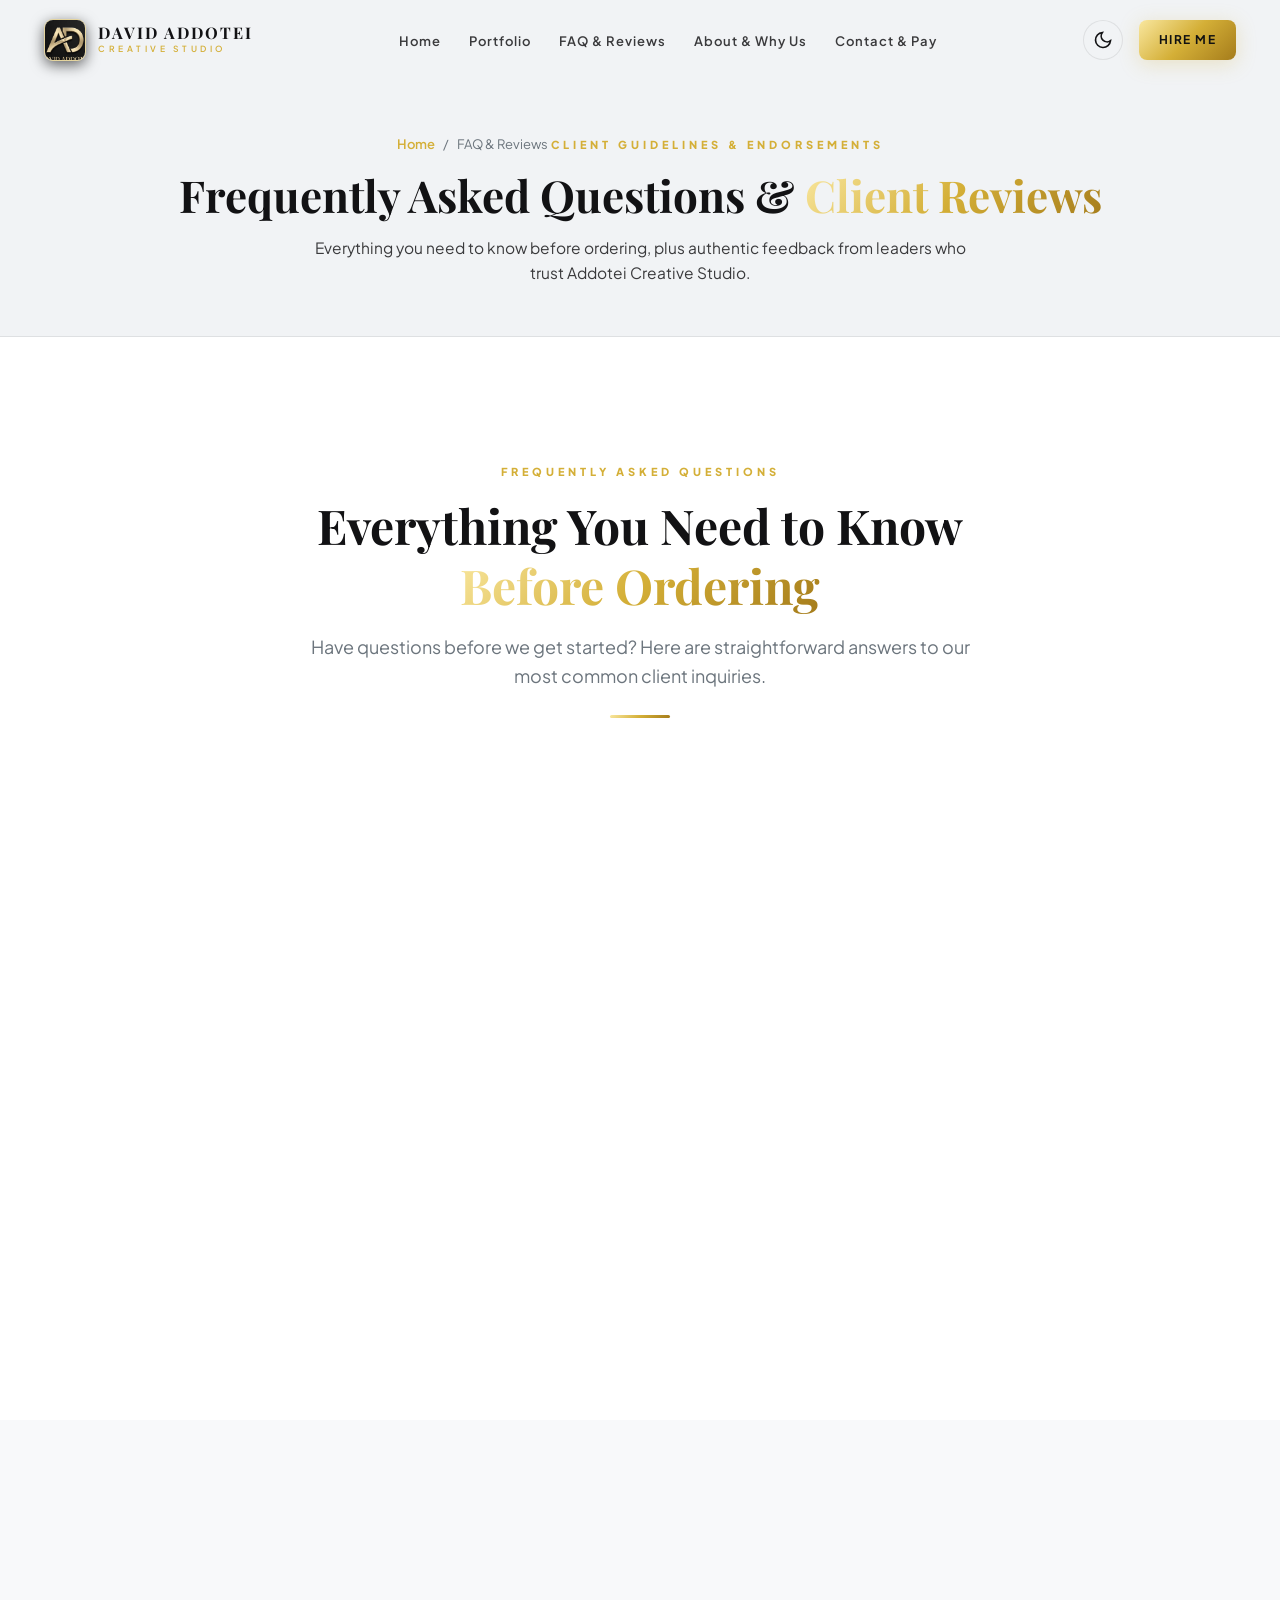
<file: faq.html>
<!DOCTYPE html>
<html lang="en" data-theme="light">
  <head>
  <meta charset="UTF-8">
  <meta name="viewport" content="width=device-width, initial-scale=1.0">
  <script>
    (function() {
      try {
        // Force reset any old 'dark' preference to 'light' (white theme default)
        if (localStorage.getItem('acs_theme_v5_white') !== 'done') {
          localStorage.setItem('acs_theme', 'light');
          localStorage.setItem('acs_theme_v5_white', 'done');
        }
        var currentTheme = localStorage.getItem('acs_theme') || 'light';
        document.documentElement.setAttribute('data-theme', currentTheme);
      } catch(e) {
        document.documentElement.setAttribute('data-theme', 'light');
      }

      // Automatically unregister stale Service Workers and purge old caches
      if ('serviceWorker' in navigator) {
        navigator.serviceWorker.getRegistrations().then(function(regs) {
          for (var reg of regs) { reg.unregister(); }
        });
      }
      if ('caches' in window) {
        caches.keys().then(function(names) {
          for (var name of names) {
            if (name !== 'addotei-studio-v4-5') {
              caches.delete(name);
            }
          }
        });
      }
    })();
  </script>
  
  <!-- Primary Meta Tags -->
  <title>FAQ & Verified Client Reviews | David Addotei Creative Studio</title>
  <meta name="title" content="Addotei Creative Studio | Premium Graphic Design, Branding &amp; Flyers by David Addotei">
  <meta name="description" content="Answers to common questions about turnaround times, project preparation, and client reviews from pastors, CEOs, and founders.">
  <meta name="keywords" content="Graphic Designer, Flyer Design, Church Flyers, Event Flyers, Business Flyers, Logo Design, Brand Identity, Social Media Graphics, Posters, David Addotei, Addotei Creative Studio, Luxury Design">
  <meta name="author" content="David Addotei">
  <meta name="robots" content="index, follow">

  <!-- Open Graph / Facebook -->
  <meta property="og:type" content="website">
  <meta property="og:url" content="https://addoteistudio.github.io/">
  <meta property="og:title" content="Addotei Creative Studio | Premium Graphic Design &amp; Visual Branding">
  <meta property="og:description" content="Award-winning flyer design, brand identity, and visual marketing for businesses, churches, events, and entrepreneurs.">
  <meta property="og:image" content="https://addoteistudio.github.io/images/portfolio/david-addotei-signature-logo.jpg">

  <!-- Twitter Card -->
  <meta property="twitter:card" content="summary_large_image">
  <meta property="twitter:url" content="https://addoteistudio.github.io/">
  <meta property="twitter:title" content="Addotei Creative Studio | David Addotei">
  <meta property="twitter:description" content="Transforming brands through iconic flyers, timeless logos, and luxury visual design.">
  <meta property="twitter:image" content="https://addoteistudio.github.io/images/portfolio/david-addotei-signature-logo.jpg">

  <!-- Favicon & App Icons -->
  <link rel="icon" type="image/png" href="images/david-addotei-monogram.png">
  <link rel="apple-touch-icon" href="images/david-addotei-monogram.png">
  <link rel="alternate icon" type="image/x-icon" href="images/app-icon.ico">
  <link rel="apple-touch-icon" sizes="192x192" href="images/icon-192.png">

  <!-- Progressive Web App (PWA) Manifest -->
  <link rel="manifest" href="manifest.json">
  <meta name="theme-color" content="#FFFFFF">
  <meta name="mobile-web-app-capable" content="yes">
  <meta name="apple-mobile-web-app-capable" content="yes">
  <meta name="apple-mobile-web-app-status-bar-style" content="black-translucent">
  <meta name="apple-mobile-web-app-title" content="Addotei Studio">
  <meta name="application-name" content="Addotei Studio">

  <!-- Google Fonts -->
  <link rel="dns-prefetch" href="https://fonts.googleapis.com">
  <link rel="dns-prefetch" href="https://fonts.gstatic.com">
  <link rel="dns-prefetch" href="https://js.paystack.co">
  <link href="https://fonts.googleapis.com/css2?family=Playfair+Display:ital,wght@0,500;0,700;0,900;1,400;1,700&family=Plus+Jakarta+Sans:wght@300;400;500;600;700;800&display=swap" rel="stylesheet">

  <!-- Main Stylesheet -->
  <link rel="stylesheet" href="style.css?v=5.1">

  <!-- Schema.org Structured Data -->
  <script type="application/ld+json">
  {
    "@context": "https://schema.org",
    "@type": "ProfessionalService",
    "name": "Addotei Creative Studio",
    "founder": {
      "@type": "Person",
      "name": "David Addotei",
      "jobTitle": "Creative Director & Lead Graphic Designer"
    },
    "description": "Premium graphic design studio specializing in event flyers, church flyers, corporate identity, logo design, and social media branding.",
    "priceRange": "$$",
    "serviceArea": {
      "@type": "AdministrativeArea",
      "name": "Global & International"
    },
    "sameAs": [
      "https://www.instagram.com/addoteicreative_studio/",
      "https://www.tiktok.com/@addoteicreative_studio",
      "https://t.me/addoteicreative_studio",
      "https://wa.me/233539554952"
    ],
    "hasOfferCatalog": {
      "@type": "OfferCatalog",
      "name": "Graphic Design Services",
      "itemListElement": [
        { "@type": "Offer", "itemOffered": { "@type": "Service", "name": "Flyer Design" } },
        { "@type": "Offer", "itemOffered": { "@type": "Service", "name": "Church Flyer Design" } },
        { "@type": "Offer", "itemOffered": { "@type": "Service", "name": "Logo & Brand Identity" } },
        { "@type": "Offer", "itemOffered": { "@type": "Service", "name": "Social Media Graphics" } }
      ]
    }
  }
  </script>
  <!-- Paystack Inline Payment Gateway SDK -->
  <!-- Paystack Inline Payment Gateway SDK (Deferred for non-blocking rendering) -->
  <!-- Paystack Inline Payment Gateway SDK (Deferred for non-blocking rendering) -->
  <script src="https://js.paystack.co/v1/inline.js" defer></script>
</head>
<body>
<!-- Preloader Screen -->
  <div id="preloader" class="preloader">
    <div class="preloader-inner">
      <div class="preloader-monogram">
        <img src="images/david-addotei-monogram.png" alt="David Addotei Official AD Monogram" class="preloader-monogram-img">
      </div>
      <h2 class="preloader-text">DAVID ADDOTEI CREATIVE STUDIO</h2>
      <div class="preloader-bar"><div class="preloader-progress"></div></div>
  <script>
    /* Ultra-fast preloader dismiss (instant UI rendering) */
    (function() {
      function dismissPreloader() {
        var p = document.getElementById('preloader');
        if (p && !p.classList.contains('fade-out')) {
          p.classList.add('fade-out');
          setTimeout(function() { p.style.display = 'none'; }, 250);
        }
      }
      if (document.readyState === 'interactive' || document.readyState === 'complete') {
        setTimeout(dismissPreloader, 80);
      } else {
        document.addEventListener('DOMContentLoaded', function() { setTimeout(dismissPreloader, 80); });
        window.addEventListener('load', dismissPreloader);
        setTimeout(dismissPreloader, 500);
      }
    })();
  </script>
    </div>
  </div>

  
  <!-- Header & Navigation -->
  <header class="site-header" id="site-header">
    <div class="container nav-container">
      <a href="index.html" class="brand-logo" aria-label="David Addotei Creative Studio Home">
        <span class="logo-mark">
          <img src="images/david-addotei-monogram.png" alt="David Addotei AD Logo" class="brand-monogram-img">
        </span>
        <span class="brand-text">
          <strong class="brand-name">DAVID ADDOTEI</strong>
          <small class="brand-sub">CREATIVE STUDIO</small>
        </span>
      </a>

      <!-- Desktop Navigation -->
      <nav class="desktop-nav" aria-label="Main Navigation">
        <ul class="nav-links">
          <li><a href="index.html" class="nav-link ">Home</a></li>
          <li><a href="portfolio.html" class="nav-link ">Portfolio</a></li>
          <li><a href="faq.html" class="nav-link active">FAQ &amp; Reviews</a></li>
          <li><a href="about.html" class="nav-link ">About &amp; Why Us</a></li>
          <li><a href="contact.html" class="nav-link ">Contact &amp; Pay</a></li>
        </ul>
      </nav>

      <!-- Action Items: Theme Switcher & Hire Button -->
      <div class="header-actions">
        <!-- Theme Toggle Button -->
        <button id="theme-toggle" class="theme-toggle-btn" aria-label="Toggle dark and light theme" title="Switch Theme">
          <span class="theme-icon sun-icon" aria-hidden="true">
            <svg viewBox="0 0 24 24" width="20" height="20" fill="none" stroke="currentColor" stroke-width="2">
              <circle cx="12" cy="12" r="5"></circle>
              <line x1="12" y1="1" x2="12" y2="3"></line>
              <line x1="12" y1="21" x2="12" y2="23"></line>
              <line x1="4.22" y1="4.22" x2="5.64" y2="5.64"></line>
              <line x1="18.36" y1="18.36" x2="19.78" y2="19.78"></line>
              <line x1="1" y1="12" x2="3" y2="12"></line>
              <line x1="21" y1="12" x2="23" y2="12"></line>
              <line x1="4.22" y1="19.78" x2="5.64" y2="18.36"></line>
              <line x1="18.36" y1="5.64" x2="19.78" y2="4.22"></line>
            </svg>
          </span>
          <span class="theme-icon moon-icon" aria-hidden="true">
            <svg viewBox="0 0 24 24" width="20" height="20" fill="none" stroke="currentColor" stroke-width="2">
              <path d="M21 12.79A9 9 0 1 1 11.21 3 7 7 0 0 0 21 12.79z"></path>
            </svg>
          </span>
        </button>

        <a href="contact.html" class="btn btn-gold btn-sm hide-mobile">Hire Me</a>

        <!-- Mobile Hamburger Toggle -->
        <button id="menu-toggle" class="menu-toggle-btn" aria-label="Toggle mobile menu" aria-expanded="false">
          <span class="hamburger-bar"></span>
          <span class="hamburger-bar"></span>
          <span class="hamburger-bar"></span>
        </button>
      </div>
    </div>

    <!-- Mobile Drawer Menu -->
    <div id="mobile-menu" class="mobile-drawer" aria-hidden="true">
      <ul class="mobile-nav-links">
        <li><a href="index.html" class="mobile-nav-link ">Home</a></li>
        <li><a href="portfolio.html" class="mobile-nav-link ">Portfolio Catalog</a></li>
        <li><a href="faq.html" class="mobile-nav-link active">FAQ &amp; Reviews</a></li>
        <li><a href="about.html" class="mobile-nav-link ">About &amp; Why Us</a></li>
        <li><a href="contact.html" class="mobile-nav-link ">Contact &amp; Pay Online</a></li>
      </ul>
      <div class="mobile-menu-cta">
        <a href="contact.html" class="btn btn-gold btn-block mobile-nav-link">Hire Me Now</a>
      </div>
    </div>
  </header>

  <main>
    <!-- Page Hero Banner -->
    <section class="page-hero">
      <div class="container">
        <nav class="page-breadcrumb" aria-label="Breadcrumb">
          <a href="index.html">Home</a>
          <span>/</span>
          <span>FAQ &amp; Reviews</span>
        </nav>
        <span class="section-tag">CLIENT GUIDELINES &amp; ENDORSEMENTS</span>
        <h1 class="page-hero-title">Frequently Asked Questions &amp; <span class="gold-gradient-text">Client Reviews</span></h1>
        <p class="page-hero-desc">
          Everything you need to know before ordering, plus authentic feedback from leaders who trust Addotei Creative Studio.
        </p>
      </div>
    </section>

<!-- Section 6: FAQ -->
    <section id="faq" class="section faq-section">
      <div class="container faq-container">
        <div class="section-header text-center">
          <span class="section-tag">FREQUENTLY ASKED QUESTIONS</span>
          <h2 class="section-title">Everything You Need to Know <span class="gold-gradient-text">Before Ordering</span></h2>
          <p class="section-subtitle">Have questions before we get started? Here are straightforward answers to our most common client inquiries.</p>
          <div class="title-divider"></div>
        </div>

        <div class="faq-accordion" id="faq-accordion">
          
          <!-- FAQ 1 -->
          <div class="faq-item">
            <button class="faq-question" aria-expanded="false">
              <span>What is your typical turnaround time for designs?</span>
              <span class="faq-icon" aria-hidden="true">+</span>
            </button>
            <div class="faq-answer">
              <p>For standard flyers, posters, and social media graphics, turnaround is typically <strong>24 to 48 hours</strong> after we receive your brief and content. Full brand identity suites and custom logo packages take between 3 to 7 business days. If you are on an urgent deadline, <strong>same-day express delivery (12 hours)</strong> is available upon request.</p>
            </div>
          </div>

          <!-- FAQ 2 -->
          <div class="faq-item">
            <button class="faq-question" aria-expanded="false">
              <span>What information do I need to prepare before hiring you?</span>
              <span class="faq-icon" aria-hidden="true">+</span>
            </button>
            <div class="faq-answer">
              <p>To ensure a fast and accurate design, prepare:
                <br>1. Complete text details (Event name, theme, date, time, venue, guest ministers/speakers, contact info).
                <br>2. High-resolution photos of speakers, hosts, or products.
                <br>3. High-resolution logo file (preferably PNG with transparent background or vector).
                <br>4. Any specific color preferences or reference flyer examples you admire.
              </p>
            </div>
          </div>

          <!-- FAQ 3 -->
          <div class="faq-item">
            <button class="faq-question" aria-expanded="false">
              <span>How do payments work?</span>
              <span class="faq-icon" aria-hidden="true">+</span>
            </button>
            <div class="faq-answer">
              <p>We typically require a <strong>50% commitment deposit</strong> to commence design work, with the remaining 50% balance due upon your final design approval right before source and high-resolution print files are delivered. We accept Mobile Money, Bank Transfers, PayPal, and major credit cards.</p>
              <div style="margin-top: 14px;">
                <button type="button" class="btn btn-gold btn-sm pay-online-trigger" data-modal-open="paystack-modal" style="display: inline-flex; align-items: center; gap: 8px; font-weight: 700;">
                  <svg viewBox="0 0 24 24" width="16" height="16" fill="none" stroke="currentColor" stroke-width="2"><rect x="1" y="4" width="22" height="16" rx="2" ry="2"></rect><line x1="1" y1="10" x2="23" y2="10"></line></svg>
                  <span>Pay Online / Make Deposit &rarr;</span>
                </button>
              </div>
            </div>
          </div>

        </div>
      </div>
    </section>

    
<!-- Section 7: Testimonials -->
    <section id="testimonials" class="section testimonials-section">
      <div class="container">
        <div class="section-header text-center">
          <span class="section-tag">CLIENT ENDORSEMENTS</span>
          <h2 class="section-title">What Our Clients <span class="gold-gradient-text">Say About Us</span></h2>
          <p class="section-subtitle">Real experiences from pastors, business leaders, event promoters, and founders who trust Addotei Creative Studio.</p>
          <div class="title-divider"></div>
        </div>

        <!-- Testimonials Action Bar with Leave a Review Trigger -->
        <div class="testimonials-action-bar">
          <div class="review-stat-pill">
            <span class="review-stars-gold">&#9733;&#9733;&#9733;&#9733;&#9733;</span>
            <span class="review-score"><strong>4.9 / 5.0</strong> Client Rating</span>
            <span class="review-badge-count">(50+ Commissions)</span>
          </div>
          <button type="button" class="btn btn-sm btn-gold" data-modal-open="review-modal">
            <span>&#9998; Leave a Client Review</span>
          </button>
        </div>

        <div class="testimonials-grid" id="testimonials-grid">
          
          <!-- Testimonial 1: Church & Ministry -->
          <div class="testimonial-card">
            <div class="rating-stars">&#9733;&#9733;&#9733;&#9733;&#9733;</div>
            <p class="testimonial-quote">
              "David designed the official flyers for our annual national youth convention. The design was so majestic that attendance increased by over 40%. His ability to capture our spiritual theme in an elegant, modern format was remarkable!"
            </p>
            <div class="testimonial-author">
              <div class="author-avatar">PA</div>
              <div class="author-info">
                <strong class="author-name">Pastor Daniel Mensah</strong>
                <span class="author-role">Senior Pastor, Grace Tabernacle</span>
              </div>
            </div>
          </div>

          <!-- Testimonial 2: Corporate Summit (Featured) -->
          <div class="testimonial-card featured-testimonial">
            <div class="rating-stars">&#9733;&#9733;&#9733;&#9733;&#9733;</div>
            <p class="testimonial-quote">
              "Working with Addotei Creative Studio was the best decision for our investment summit. David delivered our complete speaker flyers and rollup banners in under 36 hours. The clean, luxury look impressed every CEO in attendance."
            </p>
            <div class="testimonial-author">
              <div class="author-avatar gold-avatar">EA</div>
              <div class="author-info">
                <strong class="author-name">Dr. Elizabeth Arthur-Mensah</strong>
                <span class="author-role">Managing Director, Apex Capital</span>
              </div>
            </div>
          </div>

          <!-- Testimonial 3: Luxury Branding & Identity -->
          <div class="testimonial-card">
            <div class="rating-stars">&#9733;&#9733;&#9733;&#9733;&#9733;</div>
            <p class="testimonial-quote">
              "When I launched my luxury skincare line, I needed branding that felt international and timeless. David created a logo and packaging suite that rivaled top French luxury houses. Truly an exceptional talent."
            </p>
            <div class="testimonial-author">
              <div class="author-avatar">EV</div>
              <div class="author-info">
                <strong class="author-name">Eleanor Vance</strong>
                <span class="author-role">Founder &amp; CEO, Solstice Organics</span>
              </div>
            </div>
          </div>

        </div>

        <div class="testimonials-footer-cta text-center">
          <p class="testimonials-cta-text">Have you worked with David on a flyer or branding project?</p>
          <button type="button" class="btn btn-sm btn-outline" data-modal-open="review-modal">
            <span>Share Your Experience &amp; Rating &rarr;</span>
          </button>
        </div>
      </div>
    </section>

    

    <!-- Bottom Page CTA Banner -->
    <section class="section" style="padding: 60px 0; background-color: var(--bg-secondary); border-top: 1px solid var(--border-color);">
      <div class="container text-center">
        <h3 style="font-family: var(--font-serif); font-size: 26px; margin-bottom: 12px; color: var(--text-primary);">Have a specific inquiry not listed above?</h3>
        <p style="color: var(--text-secondary); max-width: 600px; margin: 0 auto 24px;">Reach out directly on WhatsApp or submit a formal project brief on our contact page.</p>
        <div style="display: flex; gap: 14px; justify-content: center; flex-wrap: wrap;">
          <a href="https://wa.me/233539554952?text=Hello%20David%2C%20I%20have%20a%20question%20regarding%20a%20design%20project." target="_blank" rel="noopener noreferrer" class="btn btn-gold btn-md">Chat Directly on WhatsApp &rarr;</a>
          <a href="contact.html" class="btn btn-outline btn-md">Go to Booking &amp; Payment Page &rarr;</a>
        </div>
      </div>
    </section>
  </main>

  <!-- Section: Footer -->
  <footer class="site-footer">
    <div class="container footer-container">
      <div class="footer-grid">
        
        <!-- Brand & Bio Col -->
        <div class="footer-brand-col">
          <a href="index.html" class="brand-logo footer-logo" aria-label="David Addotei Creative Studio Home">
            <span class="logo-mark">
              <img src="images/david-addotei-monogram.png" alt="David Addotei AD Logo" class="brand-monogram-img">
            </span>
            <span class="brand-text">
              <strong class="brand-name">DAVID ADDOTEI</strong>
              <small class="brand-sub">CREATIVE STUDIO</small>
            </span>
          </a>
          <p class="footer-bio">
            A luxury minimalist graphic design practice led by David Addotei. Dedicated to forging iconic visual experiences for forward-thinking brands, churches, events, and visionaries globally.
          </p>
          <div class="footer-badge-pill">
            <svg viewBox="0 0 24 24" width="13" height="13" fill="none" stroke="currentColor" stroke-width="2" aria-hidden="true" style="display:inline-block; vertical-align:middle; margin-right:4px;"><path d="M21 10c0 7-9 13-9 13s-9-6-9-13a9 9 0 0 1 18 0z"></path><circle cx="12" cy="10" r="3"></circle></svg><span>Accra, Ghana &bull; Serving Clients Worldwide</span>
          </div>
        </div>

        <!-- Quick Navigation Col -->
        <div class="footer-links-col">
          <h4 class="footer-heading">Studio Portals</h4>
          <ul class="footer-links">
            <li><a href="index.html">Home Hub</a></li>
            <li><a href="portfolio.html">Design Catalog (30 Works)</a></li>
            <li><a href="faq.html">FAQ &amp; Client Reviews</a></li>
            <li><a href="about.html">About David &amp; Why Us</a></li>
            <li><a href="contact.html">Contact &amp; Pay Online</a></li>
          </ul>
        </div>

        <!-- Creative Services Col -->
        <div class="footer-links-col">
          <h4 class="footer-heading">Creative Services</h4>
          <ul class="footer-links">
            <li><a href="portfolio.html">Church &amp; Ministry Flyers</a></li>
            <li><a href="portfolio.html">Event &amp; Nightlife Flyers</a></li>
            <li><a href="portfolio.html">Corporate Business Flyers</a></li>
            <li><a href="portfolio.html">Logo &amp; Brand Identity</a></li>
            <li><a href="portfolio.html">Social Media Campaigns</a></li>
            <li><a href="portfolio.html">Posters &amp; Rollup Banners</a></li>
          </ul>
        </div>
      </div>

      <!-- Bottom Footer: Copyright & Legal & Navigation -->
      <div class="footer-bottom-bar">
        <div class="footer-copyright-wrap">
          <div class="footer-copyright-main">
            &copy; <span id="current-year">2026</span> <strong>Addotei Creative Studio</strong>. All Rights Reserved.
          </div>
          <div class="footer-copyright-sub">
            Designed &amp; Directed by <strong>David Addotei</strong> &bull; Luxury Minimalism &bull; Accra, Ghana.
          </div>
        </div>

        <div class="footer-bottom-actions">
          <div class="footer-legal-links">
            <button type="button" class="legal-link-btn" data-modal-open="privacy-modal">Privacy Policy</button>
            <span class="legal-sep">&bull;</span>
            <button type="button" class="legal-link-btn" data-modal-open="terms-modal">Terms of Service</button>
            <span class="legal-sep">&bull;</span>
            <button type="button" class="legal-link-btn" data-modal-open="copyright-modal">Copyright &amp; IP</button>
          </div>
          <a href="#site-header" class="footer-back-top-link">Back to Top &uarr;</a>
        </div>
      </div>

    </div>
  </footer>
  <!-- Floating Back to Top Button -->
  <button id="back-to-top" class="back-to-top-btn" aria-label="Back to top of page" title="Back to top">
    <svg viewBox="0 0 24 24" width="22" height="22" fill="none" stroke="currentColor" stroke-width="2.5">
      <polyline points="18 15 12 9 6 15"></polyline>
    </svg>
  </button>

  <!-- Floating Anti-Theft Toast Notification -->
  <div id="anti-theft-toast" class="anti-theft-toast" aria-live="polite">
    <span class="toast-icon"><svg viewBox="0 0 24 24" width="16" height="16" fill="none" stroke="currentColor" stroke-width="2" aria-hidden="true" style="display:inline-block; vertical-align:middle;"><path d="M12 22s8-4 8-10V5l-8-3-8 3v7c0 6 8 10 8 10z"></path></svg></span>
    <span class="toast-text">Artwork Protected &bull; &copy; Addotei Creative Studio</span>
  </div>
<!-- =========================================================================
       INTERACTIVE CLIENT REVIEW MODAL
       ========================================================================= -->
  <div id="review-modal" class="legal-modal" aria-hidden="true" role="dialog" aria-labelledby="review-modal-title">
    <div class="legal-modal-backdrop" data-modal-close></div>
    <div class="legal-modal-card review-modal-card">
      <div class="legal-modal-header">
        <div>
          <span class="legal-badge">CLIENT ENDORSEMENT</span>
          <h3 id="review-modal-title" class="legal-modal-title">Leave a Client Review</h3>
          <p class="legal-modal-subtitle">Share your experience working with David Addotei</p>
        </div>
        <button type="button" class="legal-close-btn" data-modal-close aria-label="Close Review Modal">&times;</button>
      </div>

      <div class="legal-modal-body">
        <form id="client-review-form" class="client-review-form">
          <div class="form-row">
            <div class="form-group">
              <label for="review-client-name" class="form-label">Your Name <span class="req">*</span></label>
              <input type="text" id="review-client-name" name="client_name" class="form-input" placeholder="e.g. Pastor Michael Mensah" required>
            </div>
            <div class="form-group">
              <label for="review-client-role" class="form-label">Title / Church / Business <span class="req">*</span></label>
              <input type="text" id="review-client-role" name="client_role" class="form-input" placeholder="e.g. Lead Pastor, Grace Church" required>
            </div>
          </div>

          <div class="form-row">
            <div class="form-group">
              <label for="review-client-email" class="form-label">Your Email <span class="req">*</span></label>
              <input type="email" id="review-client-email" name="client_email" class="form-input" placeholder="e.g. client@example.com" required>
            </div>
            <div class="form-group">
              <label for="review-service-type" class="form-label">Service Received <span class="req">*</span></label>
              <select id="review-service-type" name="service_type" class="form-select" required>
                <option value="Event Flyer">Event &amp; Club Flyer</option>
                <option value="Church Flyer" selected>Church &amp; Ministry Flyer</option>
                <option value="Business Flyer">Corporate Business Flyer</option>
                <option value="Logo Design">Logo &amp; Brand Identity</option>
                <option value="Social Media">Social Media Graphics</option>
                <option value="Poster / Banner">Poster or Rollup Banner</option>
                <option value="Other">Other Creative Work</option>
              </select>
            </div>
          </div>

          <!-- Interactive Star Rating Selector -->
          <div class="form-group rating-selector-group">
            <label class="form-label">Your Overall Rating <span class="req">*</span></label>
            <div class="star-rating-widget" id="star-rating-widget">
              <button type="button" class="star-btn active" data-value="1" aria-label="1 star">&#9733;</button>
              <button type="button" class="star-btn active" data-value="2" aria-label="2 stars">&#9733;</button>
              <button type="button" class="star-btn active" data-value="3" aria-label="3 stars">&#9733;</button>
              <button type="button" class="star-btn active" data-value="4" aria-label="4 stars">&#9733;</button>
              <button type="button" class="star-btn active" data-value="5" aria-label="5 stars">&#9733;</button>
              <span class="rating-label-text" id="rating-label-text">5.0 - Exceptional Quality!</span>
            </div>
            <input type="hidden" id="review-rating-value" name="rating" value="5">
          </div>

          <div class="form-group">
            <label for="review-message" class="form-label">Your Review / Testimonial <span class="req">*</span></label>
            <textarea id="review-message" name="review_text" class="form-textarea" rows="3" placeholder="Tell us about the design quality, speed, communication, and impact of the artwork..." required></textarea>
          </div>

          <button type="submit" id="review-submit-btn" class="btn btn-gold btn-block btn-submit">
            <span class="submit-text">Submit Verified Review</span>
            <span class="submit-spinner" aria-hidden="true"></span>
          </button>
        </form>

        <!-- Review Success Feedback Banner -->
        <div id="review-success-banner" class="form-success-banner" aria-live="polite">
          <div class="success-icon">&#10003;</div>
          <h4 class="success-title">Review Submitted!</h4>
          <p class="success-desc">Thank you for your endorsement. Your review has been recorded and delivered directly to David Addotei.</p>
          <button type="button" class="btn btn-sm btn-gold" data-modal-close>Close Window</button>
        </div>
      </div>
    </div>
  </div>

  
<!-- =========================================================================
       OFFICIAL PAYSTACK PAYMENT & DEPOSIT GATEWAY MODAL
       ========================================================================= -->
  <div id="paystack-modal" class="legal-modal" aria-hidden="true" role="dialog" aria-labelledby="paystack-modal-title">
    <div class="legal-modal-backdrop" data-modal-close></div>
    <div class="legal-modal-card payment-modal-card">
      <div class="legal-modal-header payment-modal-header">
        <div class="payment-header-branding">
          <span class="dossier-emblem"><img src="images/david-addotei-monogram.png" alt="AD" class="dossier-monogram-img"></span>
          <div>
            <span class="legal-badge">SECURE PAYMENT GATEWAY</span>
            <h3 id="paystack-modal-title" class="legal-modal-title">Make a Payment or Deposit</h3>
            <p class="legal-modal-subtitle">Instant MoMo &amp; Card Settlement &bull; Powered by Paystack</p>
          </div>
        </div>
        <button type="button" class="legal-close-btn" data-modal-close aria-label="Close Payment Modal">&times;</button>
      </div>

      <div class="legal-modal-body payment-modal-body">
        
        <!-- Preset Package Quick Selector -->
        <div class="payment-package-selector">
          <label class="form-label">Select Package / Deposit (or enter custom amount below):</label>
          <div class="package-chips-grid">
            <button type="button" class="package-chip active" data-amount="40" data-service="Flyer 50% Deposit">
              <span class="chip-title">Flyer Deposit (50%)</span>
              <strong class="chip-price">GH&#8373; 40</strong>
            </button>
            <button type="button" class="package-chip" data-amount="80" data-service="Single-Sided Flyer Design">
              <span class="chip-title">Single Flyer</span>
              <strong class="chip-price">GH&#8373; 80</strong>
            </button>
            <button type="button" class="package-chip" data-amount="150" data-service="Double-Sided Flyer Design">
              <span class="chip-title">Double Flyer</span>
              <strong class="chip-price">GH&#8373; 150</strong>
            </button>
            <button type="button" class="package-chip" data-amount="150" data-service="Logo Design Deposit">
              <span class="chip-title">Logo Deposit</span>
              <strong class="chip-price">GH&#8373; 150</strong>
            </button>
            <button type="button" class="package-chip" data-amount="500" data-service="Starter Business Package">
              <span class="chip-title">Starter Package</span>
              <strong class="chip-price">GH&#8373; 500</strong>
            </button>
            <button type="button" class="package-chip" data-amount="800" data-service="Business Growth Package">
              <span class="chip-title">Growth Package</span>
              <strong class="chip-price">GH&#8373; 800</strong>
            </button>
          </div>
        </div>

        <form id="paystack-checkout-form" class="paystack-form">
          <div class="form-row">
            <div class="form-group">
              <label for="pay-client-name" class="form-label">Full Name <span class="req">*</span></label>
              <input type="text" id="pay-client-name" class="form-input" placeholder="e.g. David Arthur" required>
            </div>
            <div class="form-group">
              <label for="pay-client-email" class="form-label">Email Address (for instant receipt) <span class="req">*</span></label>
              <input type="email" id="pay-client-email" class="form-input" placeholder="e.g. client@gmail.com" required>
            </div>
          </div>

          <div class="form-row">
            <div class="form-group">
              <label for="pay-client-phone" class="form-label">Mobile Money / WhatsApp Number <span class="req">*</span></label>
              <input type="tel" id="pay-client-phone" class="form-input" placeholder="e.g. 0539554952" required>
            </div>
            <div class="form-group">
              <label for="pay-amount-input" class="form-label">Amount in Ghana Cedis (GH&#8373;) <span class="req">*</span></label>
              <div class="amount-input-wrap">
                <span class="currency-prefix">GH&#8373;</span>
                <input type="number" id="pay-amount-input" class="form-input amount-field" value="40" min="5" step="5" required>
              </div>
            </div>
          </div>

          <div class="form-group">
            <label for="pay-project-note" class="form-label">Project Name / Description</label>
            <input type="text" id="pay-project-note" class="form-input" placeholder="e.g. Church Revival Flyer Deposit" value="Flyer 50% Deposit">
          </div>

          <!-- Trust Badges & Supported Channels -->
          <div class="payment-trust-card">
            <div class="trust-pill-icons">
              <span class="channel-badge momo">MTN MoMo</span>
              <span class="channel-badge telecel">Telecel Cash</span>
              <span class="channel-badge card">Visa &bull; Mastercard</span>
              <span class="channel-badge apple">Apple Pay</span>
            </div>
            <div class="secure-badge-note">
              <svg viewBox="0 0 24 24" width="14" height="14" fill="none" stroke="currentColor" stroke-width="2" style="vertical-align: middle; margin-right: 4px; display: inline-block;"><rect x="3" y="11" width="18" height="11" rx="2" ry="2"></rect><path d="M7 11V7a5 5 0 0 1 10 0v4"></path></svg>
              <strong>256-Bit Bank Encryption</strong> &bull; Secured by Paystack &bull; Instant SMS &amp; Email Receipt
            </div>
          </div>

          <button type="submit" id="paystack-submit-btn" class="btn btn-gold btn-block btn-pay" style="display: flex; align-items: center; justify-content: center; gap: 8px;">
            <svg viewBox="0 0 24 24" width="18" height="18" fill="currentColor"><polygon points="13 2 3 14 12 14 11 22 21 10 12 10 13 2"></polygon></svg>
            <span id="pay-btn-label">Pay GH&#8373; 40 via Mobile Money / Card</span>
          </button>
        </form>

        <!-- Payment Success Confirmation Screen -->
        <div id="payment-success-box" class="payment-success-box" style="display: none;" aria-live="polite">
          <div class="success-gold-circle">&#10003;</div>
          <h3 class="success-title">Payment Confirmed!</h3>
          <p class="success-desc">
            Your transaction was processed successfully by Paystack. A formal receipt has been emailed to you, and David Addotei has received an instant payment notification.
          </p>
          <div class="transaction-receipt-card">
            <div class="receipt-row"><span>Amount Paid:</span><strong id="receipt-amount" class="gold-text">GH&#8373; 0.00</strong></div>
            <div class="receipt-row"><span>Reference ID:</span><code id="receipt-ref">AD-XXXXXX</code></div>
            <div class="receipt-row"><span>Project Purpose:</span><span id="receipt-project">Design Service</span></div>
            <div class="receipt-row"><span>Status:</span><span class="status-verified">&#9679; Verified &amp; Settled</span></div>
          </div>
          <div class="success-actions" style="margin-top: 20px;">
            <a id="payment-whatsapp-confirm-btn" href="#" target="_blank" rel="noopener noreferrer" class="btn btn-gold btn-block" style="display: flex; align-items: center; justify-content: center; gap: 8px;">
              <svg viewBox="0 0 24 24" width="18" height="18" fill="currentColor"><path d="M12.031 6.172c-3.181 0-5.767 2.586-5.768 5.766-.001 1.298.38 2.27 1.019 3.287l-.582 2.128 2.182-.573c.978.58 1.911.928 3.145.929 3.178 0 5.767-2.587 5.768-5.766.001-3.187-2.575-5.77-5.764-5.771zm3.392 8.244c-.144.405-.837.774-1.17.824-.299.045-.677.063-1.092-.069-.252-.08-.575-.187-.988-.365-1.739-.751-2.874-2.502-2.961-2.617-.087-.116-.708-.94-.708-1.793s.448-1.273.607-1.446c.159-.173.346-.217.462-.217l.332.007c.106.005.249-.04.39.298.144.347.491 1.2.534 1.287.043.087.072.188.014.304-.058.116-.087.188-.173.289l-.26.304c-.087.086-.177.18-.076.354.101.174.449.741.964 1.201.662.591 1.221.774 1.394.86.174.086.275.072.376-.043.101-.116.433-.506.549-.68.116-.173.231-.145.39-.086s1.011.477 1.184.564.289.13.332.202c.045.072.045.419-.099.824z"/></svg>
              Send Payment Proof on WhatsApp
            </a>
            <button type="button" class="btn btn-outline btn-sm btn-block" data-modal-close style="margin-top: 10px;">
              Close Window
            </button>
          </div>
        </div>

      </div>
    </div>
  </div>

  
<!-- Modal 1: Privacy Policy -->
  <div id="privacy-modal" class="legal-modal" aria-hidden="true" role="dialog" aria-labelledby="privacy-modal-title">
    <div class="legal-modal-backdrop" data-modal-close></div>
    <div class="legal-modal-card">
      <div class="legal-modal-header">
        <div>
          <span class="legal-badge">DATA PROTECTION</span>
          <h3 id="privacy-modal-title" class="legal-modal-title">Studio Privacy Policy</h3>
          <p class="legal-modal-subtitle">Addotei Creative Studio &bull; Effective Date: January 2026</p>
        </div>
        <button type="button" class="legal-close-btn" data-modal-close aria-label="Close Privacy Policy Modal">&times;</button>
      </div>

      <div class="legal-modal-body">
        <h4>1. Information We Collect</h4>
        <p>When you submit a project brief through our website, we collect your <strong>Full Name, Email Address, Phone / WhatsApp Number</strong>, and project descriptions. We do not collect cookies for tracking or sell behavioral data.</p>

        <h4>2. Purpose of Collection</h4>
        <p>Your contact details are strictly utilized to:</p>
        <ul>
          <li>Evaluate design scope, calculate turnaround, and issue project estimates.</li>
          <li>Communicate revisions, proofs, and delivery files directly with you.</li>
          <li>Invoice completed work accurately.</li>
        </ul>

        <h4>3. Absolute Zero-Spam Pledge</h4>
        <p>We respect your inbox and messaging space. We <strong>never</strong> sell, rent, lease, or monetize your email or phone number with third-party advertisers, data brokers, or marketing lists.</p>

        <h4>4. Project Brief Confidentiality (NDA Standard)</h4>
        <p>We treat all unreleased event graphics, church conventions, unannounced business initiatives, and brand launch assets as strictly confidential prior to your public launch.</p>

        <h4>5. Data Deletion &amp; Rights</h4>
        <p>You have the right to request deletion of your contact records from our studio database at any time. Simply email <a href="mailto:d8222815@gmail.com" class="gold-text">d8222815@gmail.com</a> with the subject "Data Erasure".</p>
      </div>

      <div class="legal-modal-footer">
        <button type="button" class="btn btn-sm btn-gold" data-modal-close>Understood &amp; Close</button>
      </div>
    </div>
  </div>

  <!-- Modal 2: Terms of Service -->
  <div id="terms-modal" class="legal-modal" aria-hidden="true" role="dialog" aria-labelledby="terms-modal-title">
    <div class="legal-modal-backdrop" data-modal-close></div>
    <div class="legal-modal-card">
      <div class="legal-modal-header">
        <div>
          <span class="legal-badge">CLIENT AGREEMENT</span>
          <h3 id="terms-modal-title" class="legal-modal-title">Terms of Service</h3>
          <p class="legal-modal-subtitle">Project Policies &amp; Creative Deliverables Standards</p>
        </div>
        <button type="button" class="legal-close-btn" data-modal-close aria-label="Close Terms of Service Modal">&times;</button>
      </div>

      <div class="legal-modal-body">
        <h4>1. Studio Engagement</h4>
        <p>By commissioning Addotei Creative Studio (led by Creative Director David Addotei), you agree to these standard project terms. Work begins upon receipt of a confirmed project brief and commitment deposit.</p>

        <h4>2. Deposit &amp; Payment Schedule</h4>
        <ul>
          <li>A <strong>50% commitment deposit</strong> is required upfront before design drafting and concept exploration begins.</li>
          <li>The remaining <strong>50% balance</strong> is payable upon your approval of the final watermark proof, prior to releasing unwatermarked 300 DPI master print and web files.</li>
          <li>Accepted channels include MTN Mobile Money, Telecel Cash, Direct Bank Transfer, and PayPal.</li>
        </ul>

        <h4>3. Revision Policy</h4>
        <p>Every standard design package includes up to <strong>2 to 3 rounds of revisions</strong> (text changes, color tweaks, element sizing, speaker photo replacements). Drastic scope changes requested after initial brief approval (e.g. changing the entire event concept, date, or new theme) are billed as a new design.</p>

        <h4>4. Production Turnaround</h4>
        <p>Standard turnaround is <strong>24 to 48 hours</strong> from deposit clearance and asset receipt (high-res photos, approved text). Delays in client feedback or missing content may extend production timelines.</p>

        <h4>5. Cancellations &amp; Refunds</h4>
        <p>Because creative design reserves dedicated studio labor and hours, deposits are non-refundable once initial concept drafting has commenced.</p>
      </div>

      <div class="legal-modal-footer">
        <button type="button" class="btn btn-sm btn-gold" data-modal-close>Accept &amp; Close</button>
      </div>
    </div>
  </div>

  <!-- Modal 3: Copyright & IP Notice -->
  <div id="copyright-modal" class="legal-modal" aria-hidden="true" role="dialog" aria-labelledby="copyright-modal-title">
    <div class="legal-modal-backdrop" data-modal-close></div>
    <div class="legal-modal-card">
      <div class="legal-modal-header">
        <div>
          <span class="legal-badge">INTELLECTUAL PROPERTY</span>
          <h3 id="copyright-modal-title" class="legal-modal-title">Copyright &amp; Ownership</h3>
          <p class="legal-modal-subtitle">Creative Rights, Commercial Ownership &amp; Portfolio Usage</p>
        </div>
        <button type="button" class="legal-close-btn" data-modal-close aria-label="Close Copyright Modal">&times;</button>
      </div>

      <div class="legal-modal-body">
        <h4>1. 100% Commercial Rights Transfer</h4>
        <p>Upon full settlement of the final invoice, full and unrestricted <strong>commercial usage rights</strong> to the approved design deliverables transfer 100% to you (the client). You may print, distribute, publish, and advertise the final design without recurring license fees.</p>

        <h4>2. Studio Portfolio Showcase Rights</h4>
        <p>Addotei Creative Studio retains the customary professional right to exhibit completed artworks across studio portfolios, social media showcases, and marketing archives as demonstrations of creative caliber.</p>

        <h4>3. Originality &amp; Licensed Assets</h4>
        <p>We guarantee all compositions are crafted with original creative layouts. Any incorporated third-party typefaces, textures, or stock photography conform to commercial licensing standards.</p>

        <h4>4. Anti-Theft &amp; Web Scraping Notice</h4>
        <p>All portfolio items, mockups, vector artwork, and flyer samples displayed on this website are the intellectual property of Addotei Creative Studio. Unauthorized downloading, scraping, watermark removal, or commercial resale of our portfolio artwork is strictly prohibited and subject to DMCA takedowns.</p>
      </div>

      <div class="legal-modal-footer">
        <button type="button" class="btn btn-sm btn-gold" data-modal-close>Close</button>
      </div>
    </div>
  </div>

  

  <!-- Main JavaScript File -->
  <script src="script.js?v=5.1"></script>
</body>
</html>
</file>
<file: style.css>
/* ==========================================================================
   ADDOTEI CREATIVE STUDIO - MAIN STYLESHEET
   Design Style: Luxury Minimalism
   Colors: Black (#111111), White (#FFFFFF), Gold (#D4AF37)
   ========================================================================== */

/* --------------------------------------------------------------------------
   1. CSS Custom Properties / Design Tokens
   -------------------------------------------------------------------------- */
:root {
  /* Brand Palette */
  --color-gold: #D4AF37;
  --color-gold-light: #F7DF94;
  --color-gold-dark: #A57C1B;
  --color-gold-glow: rgba(212, 175, 55, 0.25);
  --color-gold-gradient: linear-gradient(135deg, #F9E79F 0%, #D4AF37 50%, #A57C1B 100%);
  
  /* Light / White Mode Default Theme */
  --bg-primary: #F8F9FA;
  --bg-secondary: #FFFFFF;
  --bg-surface: #F1F3F5;
  --bg-surface-elevated: #FFFFFF;
  --bg-glass: rgba(255, 255, 255, 0.88);
  --bg-glass-card: rgba(255, 255, 255, 0.85);
  
  --text-primary: #121214;
  --text-secondary: #3A3A3C;
  --text-muted: #6C757D;
  
  --border-color: rgba(0, 0, 0, 0.08);
  --border-subtle: rgba(0, 0, 0, 0.04);
  --border-gold: rgba(184, 134, 11, 0.5);
  
  --shadow-sm: 0 4px 12px rgba(0, 0, 0, 0.06);
  --shadow-md: 0 10px 30px rgba(0, 0, 0, 0.08);
  --shadow-lg: 0 20px 50px rgba(0, 0, 0, 0.12);
  --shadow-gold: 0 8px 30px rgba(212, 175, 55, 0.2);
  
  /* Typography */
  --font-serif: 'Playfair Display', Georgia, serif;
  --font-sans: 'Plus Jakarta Sans', -apple-system, BlinkMacSystemFont, 'Segoe UI', Roboto, sans-serif;
  
  /* Layout & Spacing */
  --container-max: 1240px;
  --nav-height: 80px;
  --radius-sm: 8px;
  --radius-md: 14px;
  --radius-lg: 24px;
  --radius-full: 9999px;
  
  /* Transitions */
  --transition-fast: 0.2s cubic-bezier(0.4, 0, 0.2, 1);
  --transition-smooth: 0.35s cubic-bezier(0.16, 1, 0.3, 1);
  --transition-slow: 0.6s cubic-bezier(0.16, 1, 0.3, 1);
}

/* Explicit Light Theme (White) */
[data-theme="light"] {
  --bg-primary: #F8F9FA;
  --bg-secondary: #FFFFFF;
  --bg-surface: #F1F3F5;
  --bg-surface-elevated: #FFFFFF;
  --bg-glass: rgba(255, 255, 255, 0.88);
  --bg-glass-card: rgba(255, 255, 255, 0.85);
  
  --text-primary: #121214;
  --text-secondary: #3A3A3C;
  --text-muted: #6C757D;
  
  --border-color: rgba(0, 0, 0, 0.08);
  --border-subtle: rgba(0, 0, 0, 0.04);
  --border-gold: rgba(184, 134, 11, 0.5);
  
  --shadow-sm: 0 4px 12px rgba(0, 0, 0, 0.06);
  --shadow-md: 0 10px 30px rgba(0, 0, 0, 0.08);
  --shadow-lg: 0 20px 50px rgba(0, 0, 0, 0.12);
  --shadow-gold: 0 8px 30px rgba(212, 175, 55, 0.2);
}

/* Dark Theme Overrides (Obsidian Black & Brushed Gold) */
[data-theme="dark"] {
  --bg-primary: #111111;
  --bg-secondary: #18181A;
  --bg-surface: #202024;
  --bg-surface-elevated: #28282E;
  --bg-glass: rgba(17, 17, 17, 0.85);
  --bg-glass-card: rgba(32, 32, 36, 0.65);
  
  --text-primary: #FFFFFF;
  --text-secondary: #D1D1D6;
  --text-muted: #8E8E93;
  
  --border-color: rgba(255, 255, 255, 0.1);
  --border-subtle: rgba(255, 255, 255, 0.05);
  --border-gold: rgba(212, 175, 55, 0.4);
  
  --shadow-sm: 0 4px 12px rgba(0, 0, 0, 0.3);
  --shadow-md: 0 10px 30px rgba(0, 0, 0, 0.5);
  --shadow-lg: 0 20px 50px rgba(0, 0, 0, 0.7);
  --shadow-gold: 0 8px 30px rgba(212, 175, 55, 0.22);
}

/* --------------------------------------------------------------------------
   2. Reset & Base Styles
   -------------------------------------------------------------------------- */
*, *::before, *::after {
  box-sizing: border-box;
  margin: 0;
  padding: 0;
}

html {
  scroll-behavior: smooth;
  scroll-padding-top: calc(var(--nav-height) + 20px);
  -webkit-font-smoothing: antialiased;
  -moz-osx-font-smoothing: grayscale;
}

body {
  background-color: var(--bg-primary);
  color: var(--text-primary);
  font-family: var(--font-sans);
  font-size: 16px;
  line-height: 1.65;
  overflow-x: hidden;
  transition: background-color var(--transition-smooth), color var(--transition-smooth);
}

img, svg {
  display: block;
  max-width: 100%;
  height: auto;
}

a {
  color: inherit;
  text-decoration: none;
  transition: color var(--transition-fast);
}

button, input, select, textarea {
  font-family: inherit;
  font-size: inherit;
  color: inherit;
  border: none;
  background: none;
}

button {
  cursor: pointer;
}

ul {
  list-style: none;
}

/* Container */
.container {
  width: 100%;
  max-width: var(--container-max);
  margin-left: auto;
  margin-right: auto;
  padding-left: 24px;
  padding-right: 24px;
}

/* Typography Helpers */
.gold-text {
  color: var(--color-gold);
}

.gold-gradient-text {
  background: var(--color-gold-gradient);
  -webkit-background-clip: text;
  -webkit-text-fill-color: transparent;
  display: inline-block;
}

.text-center {
  text-align: center;
}

/* --------------------------------------------------------------------------
   3. Preloader Screen
   -------------------------------------------------------------------------- */
.preloader {
  position: fixed;
  inset: 0;
  z-index: 99999;
  background-color: #0A0A0C;
  display: flex;
  align-items: center;
  justify-content: center;
  transition: opacity 0.25s ease, visibility 0.25s ease;
}

.preloader.fade-out {
  opacity: 0;
  visibility: hidden;
  pointer-events: none;
}

.preloader-inner {
  display: flex;
  flex-direction: column;
  align-items: center;
  gap: 20px;
}

.preloader-monogram {
  width: 80px;
  height: 80px;
}

.preloader-logo {
  width: 100%;
  height: 100%;
}

.circle-spin {
  animation: circleRotate 2s linear infinite;
  transform-origin: center;
}

@keyframes circleRotate {
  0% { transform: rotate(0deg); stroke-dashoffset: 140; }
  50% { stroke-dashoffset: 0; }
  100% { transform: rotate(360deg); stroke-dashoffset: -140; }
}

.preloader-text {
  font-family: var(--font-sans);
  font-size: 13px;
  letter-spacing: 5px;
  color: #D4AF37;
  font-weight: 700;
}

.preloader-bar {
  width: 160px;
  height: 3px;
  background: rgba(255, 255, 255, 0.1);
  border-radius: 2px;
  overflow: hidden;
}

.preloader-progress {
  width: 100%;
  height: 100%;
  background: var(--color-gold-gradient);
  animation: loadProgress 1.4s ease-in-out infinite;
}

@keyframes loadProgress {
  0% { transform: translateX(-100%); }
  100% { transform: translateX(100%); }
}

/* --------------------------------------------------------------------------
   4. Buttons
   -------------------------------------------------------------------------- */
.btn {
  display: inline-flex;
  align-items: center;
  justify-content: center;
  gap: 10px;
  padding: 14px 28px;
  font-size: 14px;
  font-weight: 700;
  letter-spacing: 1px;
  text-transform: uppercase;
  border-radius: var(--radius-sm);
  transition: all var(--transition-smooth);
  position: relative;
  overflow: hidden;
}

.btn-sm {
  padding: 10px 20px;
  font-size: 12px;
  letter-spacing: 1.5px;
}

.btn-lg {
  padding: 18px 36px;
  font-size: 15px;
}

.btn-block {
  width: 100%;
}

.btn-gold {
  background: var(--color-gold-gradient);
  color: #111111;
  box-shadow: 0 4px 20px rgba(212, 175, 55, 0.25);
}

.btn-gold:hover {
  transform: translateY(-2px);
  box-shadow: 0 8px 30px rgba(212, 175, 55, 0.45);
}

.btn-outline {
  background: transparent;
  color: var(--text-primary);
  border: 1.5px solid var(--border-color);
}

.btn-outline:hover {
  border-color: var(--color-gold);
  color: var(--color-gold);
  background: rgba(212, 175, 55, 0.05);
  transform: translateY(-2px);
}

.btn-arrow {
  transition: transform var(--transition-fast);
}

.btn:hover .btn-arrow {
  transform: translateX(4px);
}

/* --------------------------------------------------------------------------
   5. Sticky Header & Navigation
   -------------------------------------------------------------------------- */
.site-header {
  position: fixed;
  top: 0;
  left: 0;
  right: 0;
  height: var(--nav-height);
  z-index: 1000;
  transition: all var(--transition-smooth);
  background: transparent;
}

.site-header.scrolled {
  background: var(--bg-glass);
  backdrop-filter: blur(16px);
  -webkit-backdrop-filter: blur(16px);
  border-bottom: 1px solid var(--border-color);
  box-shadow: var(--shadow-sm);
  height: 70px;
}

.nav-container {
  display: flex;
  align-items: center;
  justify-content: space-between;
  height: 100%;
}

.brand-logo {
  display: flex;
  align-items: center;
  gap: 12px;
  text-decoration: none;
}

.brand-monogram-img {
  width: 42px;
  height: 42px;
  border-radius: 9px;
  object-fit: cover;
  border: 1px solid rgba(212, 175, 55, 0.45);
  box-shadow: 0 4px 14px rgba(0, 0, 0, 0.6);
  display: block;
  transition: all var(--transition-smooth);
}

.brand-logo:hover .brand-monogram-img {
  border-color: var(--color-gold);
  transform: scale(1.06);
  box-shadow: 0 4px 20px rgba(212, 175, 55, 0.35);
}

.brand-text {
  display: flex;
  flex-direction: column;
}

.brand-name {
  font-family: var(--font-serif);
  font-size: 16px;
  font-weight: 700;
  letter-spacing: 2px;
  color: var(--text-primary);
  line-height: 1.15;
  transition: color var(--transition-fast);
}

.brand-logo:hover .brand-name {
  color: var(--color-gold);
}

.brand-sub {
  font-family: var(--font-sans);
  font-size: 8.5px;
  font-weight: 600;
  letter-spacing: 3.5px;
  color: var(--color-gold);
  text-transform: uppercase;
}

.preloader-monogram-img {
  width: 80px;
  height: 80px;
  border-radius: 16px;
  border: 1.5px solid var(--color-gold);
  box-shadow: 0 0 30px rgba(212, 175, 55, 0.4);
  animation: pulseLogo 2s ease-in-out infinite;
}

@keyframes pulseLogo {
  0%, 100% { transform: scale(1); box-shadow: 0 0 20px rgba(212, 175, 55, 0.3); }
  50% { transform: scale(1.04); box-shadow: 0 0 35px rgba(212, 175, 55, 0.55); }
}

.dossier-monogram-img {
  width: 44px;
  height: 44px;
  border-radius: 8px;
  border: 1px solid var(--color-gold);
  object-fit: cover;
  display: block;
}

/* Desktop Nav */
.desktop-nav {
  display: block;
}

.nav-links {
  display: flex;
  align-items: center;
  gap: 28px;
}

.nav-link {
  font-size: 13px;
  font-weight: 600;
  letter-spacing: 1px;
  color: var(--text-secondary);
  position: relative;
  padding: 6px 0;
}

.nav-link::after {
  content: '';
  position: absolute;
  bottom: 0;
  left: 0;
  width: 0;
  height: 2px;
  background: var(--color-gold-gradient);
  transition: width var(--transition-fast);
}

.nav-link:hover,
.nav-link.active {
  color: var(--text-primary);
}

.nav-link:hover::after,
.nav-link.active::after {
  width: 100%;
}

/* Header Actions */
.header-actions {
  display: flex;
  align-items: center;
  gap: 16px;
}

.theme-toggle-btn {
  width: 40px;
  height: 40px;
  border-radius: 50%;
  border: 1px solid var(--border-color);
  background: var(--bg-surface);
  color: var(--text-primary);
  display: flex;
  align-items: center;
  justify-content: center;
  transition: all var(--transition-fast);
}

.theme-toggle-btn:hover {
  border-color: var(--color-gold);
  color: var(--color-gold);
  transform: rotate(15deg);
}

/* Theme Icon Visibility */
/* Default & Light Theme: Show Moon icon (to switch to dark) */
.sun-icon {
  display: none;
}
.moon-icon {
  display: block;
}

[data-theme="light"] .sun-icon {
  display: none;
}
[data-theme="light"] .moon-icon {
  display: block;
}

/* Dark Theme: Show Sun icon (to switch to light) */
[data-theme="dark"] .sun-icon {
  display: block;
}
[data-theme="dark"] .moon-icon {
  display: none;
}

/* Mobile Hamburger Button */
.menu-toggle-btn {
  display: none;
  flex-direction: column;
  justify-content: space-between;
  width: 32px;
  height: 22px;
  background: transparent;
  border: none;
  z-index: 1002;
}

.hamburger-bar {
  width: 100%;
  height: 2.5px;
  background-color: var(--text-primary);
  border-radius: 2px;
  transition: all var(--transition-smooth);
}

.menu-toggle-btn.open .hamburger-bar:nth-child(1) {
  transform: translateY(10px) rotate(45deg);
  background-color: var(--color-gold);
}
.menu-toggle-btn.open .hamburger-bar:nth-child(2) {
  opacity: 0;
}
.menu-toggle-btn.open .hamburger-bar:nth-child(3) {
  transform: translateY(-10px) rotate(-45deg);
  background-color: var(--color-gold);
}

/* Mobile Drawer */
.mobile-drawer {
  position: fixed;
  top: 0;
  right: -100%;
  width: 82%;
  max-width: 380px;
  height: 100vh;
  background-color: var(--bg-secondary);
  border-left: 1px solid var(--border-color);
  box-shadow: var(--shadow-lg);
  padding: 100px 32px 40px;
  display: flex;
  flex-direction: column;
  justify-content: space-between;
  z-index: 1001;
  transition: right var(--transition-smooth);
}

.mobile-drawer.open {
  right: 0;
}

.mobile-nav-links {
  display: flex;
  flex-direction: column;
  gap: 20px;
}

.mobile-nav-link {
  font-size: 18px;
  font-weight: 600;
  letter-spacing: 1px;
  color: var(--text-secondary);
  display: block;
  padding: 8px 0;
  border-bottom: 1px solid var(--border-subtle);
}

.mobile-nav-link:hover {
  color: var(--color-gold);
  padding-left: 6px;
}

/* --------------------------------------------------------------------------
   6. Section Standard Layouts
   -------------------------------------------------------------------------- */
.section {
  padding: 120px 0;
  position: relative;
}

.section-header {
  margin-bottom: 70px;
}

.section-tag {
  display: inline-block;
  font-size: 11px;
  font-weight: 800;
  letter-spacing: 4px;
  color: var(--color-gold);
  text-transform: uppercase;
  margin-bottom: 14px;
}

.section-title {
  font-family: var(--font-serif);
  font-size: clamp(32px, 4.5vw, 48px);
  font-weight: 700;
  line-height: 1.25;
  margin-bottom: 18px;
}

.section-subtitle {
  font-size: clamp(16px, 1.8vw, 18px);
  color: var(--text-muted);
  max-width: 680px;
  margin: 0 auto;
  line-height: 1.6;
}

.title-divider {
  width: 60px;
  height: 3px;
  background: var(--color-gold-gradient);
  margin: 24px auto 0;
  border-radius: 2px;
}

/* --------------------------------------------------------------------------
   7. Hero Section
   -------------------------------------------------------------------------- */
.hero-section {
  position: relative;
  min-height: 100vh;
  display: flex;
  align-items: center;
  justify-content: center;
  padding-top: calc(var(--nav-height) + 40px);
  padding-bottom: 80px;
  overflow: hidden;
}

.hero-canvas {
  position: absolute;
  inset: 0;
  width: 100%;
  height: 100%;
  pointer-events: none;
  z-index: 1;
}

.ambient-glow {
  position: absolute;
  width: 600px;
  height: 600px;
  border-radius: 50%;
  filter: blur(140px);
  pointer-events: none;
  z-index: 0;
}

.glow-top {
  top: -150px;
  left: 50%;
  transform: translateX(-50%);
  background: radial-gradient(circle, rgba(212, 175, 55, 0.15) 0%, rgba(0, 0, 0, 0) 70%);
}

.glow-bottom {
  bottom: -200px;
  right: 10%;
  background: radial-gradient(circle, rgba(212, 175, 55, 0.08) 0%, rgba(0, 0, 0, 0) 70%);
}

.hero-content {
  position: relative;
  z-index: 2;
  max-width: 960px;
}

.hero-badge {
  display: inline-flex;
  align-items: center;
  gap: 10px;
  padding: 8px 18px;
  background: var(--bg-surface);
  border: 1px solid var(--border-gold);
  border-radius: var(--radius-full);
  margin-bottom: 30px;
}

.badge-dot {
  width: 8px;
  height: 8px;
  background-color: #10B981;
  border-radius: 50%;
  box-shadow: 0 0 10px #10B981;
}

.badge-text {
  font-size: 12px;
  font-weight: 600;
  letter-spacing: 1px;
  color: var(--text-secondary);
}

.hero-title {
  font-family: var(--font-serif);
  font-size: clamp(38px, 6.2vw, 70px);
  font-weight: 900;
  line-height: 1.15;
  letter-spacing: -0.5px;
  margin-bottom: 24px;
}

.hero-subtitle {
  font-size: clamp(17px, 2vw, 20px);
  color: var(--text-secondary);
  line-height: 1.7;
  max-width: 780px;
  margin: 0 auto 40px;
}

.hero-cta-group {
  display: flex;
  align-items: center;
  justify-content: center;
  gap: 20px;
  flex-wrap: wrap;
  margin-bottom: 60px;
}

.hero-features-strip {
  display: flex;
  align-items: center;
  justify-content: center;
  gap: 40px;
  flex-wrap: wrap;
  padding-top: 30px;
  border-top: 1px solid var(--border-subtle);
}

.strip-item {
  display: flex;
  align-items: center;
  gap: 8px;
  font-size: 13px;
  font-weight: 600;
  letter-spacing: 1px;
  color: var(--text-muted);
}

.strip-icon {
  color: var(--color-gold);
}

.scroll-indicator {
  position: absolute;
  bottom: 24px;
  left: 50%;
  transform: translateX(-50%);
  display: flex;
  flex-direction: column;
  align-items: center;
  gap: 8px;
  z-index: 2;
  opacity: 0.7;
  transition: opacity var(--transition-fast);
}

.scroll-indicator:hover {
  opacity: 1;
}

.scroll-text {
  font-size: 10px;
  letter-spacing: 3px;
  font-weight: 700;
  color: var(--text-muted);
}

.scroll-mouse {
  width: 20px;
  height: 32px;
  border: 1.5px solid var(--text-muted);
  border-radius: 12px;
  display: flex;
  justify-content: center;
  padding-top: 6px;
}

.scroll-wheel {
  width: 3px;
  height: 6px;
  background-color: var(--color-gold);
  border-radius: 2px;
  animation: wheelScroll 1.8s ease-in-out infinite;
}

@keyframes wheelScroll {
  0% { transform: translateY(0); opacity: 1; }
  100% { transform: translateY(12px); opacity: 0; }
}

/* --------------------------------------------------------------------------
   8. About Section & Statistics
   -------------------------------------------------------------------------- */
.about-section {
  background-color: var(--bg-secondary);
}

.about-grid {
  display: grid;
  grid-template-columns: 1fr 1.35fr;
  gap: 60px;
  align-items: center;
  margin-bottom: 80px;
}

.profile-card {
  position: relative;
  max-width: 440px;
  margin: 0 auto;
}

.profile-img-wrapper {
  position: relative;
  border-radius: var(--radius-lg);
  overflow: hidden;
  box-shadow: var(--shadow-lg);
  border: 1px solid var(--border-gold);
}

.profile-img {
  width: 100%;
  height: auto;
  transition: transform var(--transition-slow);
}

.profile-card:hover .profile-img {
  transform: scale(1.02);
}

.profile-badge-float {
  position: absolute;
  bottom: -20px;
  right: -20px;
  background: var(--bg-surface-elevated);
  border: 1.5px solid var(--color-gold);
  border-radius: var(--radius-md);
  padding: 16px 22px;
  box-shadow: var(--shadow-md);
  display: flex;
  align-items: center;
  gap: 12px;
}

.badge-years {
  font-family: var(--font-serif);
  font-size: 32px;
  font-weight: 900;
  color: var(--color-gold);
  line-height: 1;
}

.badge-label {
  font-size: 11px;
  font-weight: 700;
  letter-spacing: 1px;
  color: var(--text-secondary);
  line-height: 1.3;
}

.about-text-col {
  display: flex;
  flex-direction: column;
}

.about-greeting {
  font-size: 16px;
  font-weight: 700;
  letter-spacing: 2px;
  text-transform: uppercase;
  margin-bottom: 8px;
}

.about-role {
  font-family: var(--font-serif);
  font-size: 30px;
  font-weight: 700;
  color: var(--text-primary);
  margin-bottom: 24px;
}

.about-lead {
  font-size: 18px;
  line-height: 1.7;
  color: var(--text-primary);
  margin-bottom: 18px;
  font-weight: 500;
}

.about-body {
  font-size: 15px;
  color: var(--text-muted);
  line-height: 1.75;
  margin-bottom: 30px;
}

.about-specialties {
  display: grid;
  grid-template-columns: 1fr 1fr;
  gap: 14px;
  margin-bottom: 36px;
}

.specialty-item {
  display: flex;
  align-items: center;
  gap: 10px;
  font-size: 14px;
  font-weight: 600;
  color: var(--text-secondary);
}

.check-icon {
  width: 20px;
  height: 20px;
  border-radius: 50%;
  background: rgba(212, 175, 55, 0.15);
  color: var(--color-gold);
  display: flex;
  align-items: center;
  justify-content: center;
  font-size: 11px;
  font-weight: 800;
}

.about-cta {
  display: flex;
  align-items: center;
  gap: 16px;
  flex-wrap: wrap;
}

/* Stats Counter Grid */
.stats-grid {
  display: grid;
  grid-template-columns: repeat(4, 1fr);
  gap: 24px;
  padding-top: 40px;
  border-top: 1px solid var(--border-color);
}

.stat-card {
  background: var(--bg-surface);
  border: 1px solid var(--border-color);
  border-radius: var(--radius-md);
  padding: 30px 20px;
  text-align: center;
  transition: transform var(--transition-smooth), border-color var(--transition-smooth);
}

.stat-card:hover {
  transform: translateY(-5px);
  border-color: var(--color-gold);
}

.stat-number-wrapper {
  display: flex;
  align-items: center;
  justify-content: center;
  margin-bottom: 8px;
}

.stat-number, .stat-plus {
  font-family: var(--font-serif);
  font-size: clamp(34px, 4vw, 46px);
  font-weight: 900;
  color: var(--color-gold);
  line-height: 1;
}

.stat-label {
  font-size: 13px;
  font-weight: 600;
  letter-spacing: 1px;
  color: var(--text-muted);
  text-transform: uppercase;
}

/* --------------------------------------------------------------------------
   9. Portfolio Gallery & Lightbox
   -------------------------------------------------------------------------- */
.portfolio-section {
  background-color: var(--bg-primary);
}

.portfolio-filter-container {
  display: flex;
  justify-content: center;
  margin-bottom: 50px;
}

.portfolio-filters {
  display: flex;
  align-items: center;
  gap: 10px;
  flex-wrap: wrap;
  justify-content: center;
  background: var(--bg-surface);
  padding: 6px;
  border-radius: var(--radius-full);
  border: 1px solid var(--border-color);
}

.filter-btn {
  padding: 10px 22px;
  font-size: 13px;
  font-weight: 600;
  letter-spacing: 0.5px;
  border-radius: var(--radius-full);
  color: var(--text-muted);
  transition: all var(--transition-fast);
}

.filter-btn:hover {
  color: var(--text-primary);
}

.filter-btn.active {
  background: var(--color-gold-gradient);
  color: #111111;
  box-shadow: 0 4px 15px rgba(212, 175, 55, 0.3);
}

.portfolio-grid {
  display: grid;
  grid-template-columns: repeat(3, 1fr);
  gap: 30px;
  margin-bottom: 60px;
}

.portfolio-item {
  transition: opacity var(--transition-smooth), transform var(--transition-smooth);
}

.portfolio-item.hide {
  display: none;
}

.portfolio-card {
  background: var(--bg-surface);
  border: 1px solid var(--border-color);
  border-radius: var(--radius-md);
  overflow: hidden;
  transition: all var(--transition-smooth);
  height: 100%;
  display: flex;
  flex-direction: column;
}

.portfolio-card:hover {
  transform: translateY(-8px);
  border-color: var(--color-gold);
  box-shadow: var(--shadow-gold);
}

.portfolio-thumb {
  position: relative;
  overflow: hidden;
  aspect-ratio: 4 / 5;
  background: #000000;
}

.portfolio-thumb img {
  width: 100%;
  height: 100%;
  object-fit: cover;
  transition: transform var(--transition-slow);
}

.portfolio-card:hover .portfolio-thumb img {
  transform: scale(1.06);
}

.portfolio-overlay {
  position: absolute;
  inset: 0;
  background: rgba(17, 17, 17, 0.7);
  backdrop-filter: blur(4px);
  display: flex;
  align-items: center;
  justify-content: center;
  opacity: 0;
  transition: opacity var(--transition-smooth);
}

.portfolio-card:hover .portfolio-overlay {
  opacity: 1;
}

.preview-btn {
  width: 52px;
  height: 52px;
  border-radius: 50%;
  background: var(--color-gold-gradient);
  color: #111111;
  display: flex;
  align-items: center;
  justify-content: center;
  transform: scale(0.8);
  transition: transform var(--transition-smooth);
}

.portfolio-card:hover .preview-btn {
  transform: scale(1);
}

.preview-btn:hover {
  transform: scale(1.15) !important;
}

.portfolio-info {
  padding: 22px;
  display: flex;
  flex-direction: column;
  gap: 6px;
  flex-grow: 1;
}

.portfolio-cat {
  font-size: 11px;
  font-weight: 700;
  letter-spacing: 2px;
  color: var(--color-gold);
  text-transform: uppercase;
}

.portfolio-title {
  font-size: 17px;
  font-weight: 700;
  color: var(--text-primary);
  line-height: 1.35;
}

.portfolio-footer {
  margin-top: 30px;
}

.portfolio-callout {
  font-size: 17px;
  color: var(--text-secondary);
  margin-bottom: 20px;
}

/* Lightbox Modal */
.lightbox-modal {
  position: fixed;
  inset: 0;
  z-index: 11000;
  display: flex;
  align-items: center;
  justify-content: center;
  padding: 24px;
  opacity: 0;
  visibility: hidden;
  transition: opacity var(--transition-smooth), visibility var(--transition-smooth);
}

.lightbox-modal.open {
  opacity: 1;
  visibility: visible;
}

.lightbox-backdrop {
  position: absolute;
  inset: 0;
  background: rgba(10, 10, 12, 0.88);
  backdrop-filter: blur(12px);
}

.lightbox-content {
  position: relative;
  z-index: 2;
  background: var(--bg-secondary);
  border: 1px solid var(--border-gold);
  border-radius: var(--radius-lg);
  max-width: 920px;
  width: 100%;
  max-height: 90vh;
  overflow-y: auto;
  box-shadow: var(--shadow-lg);
}

.lightbox-close-btn {
  position: absolute;
  top: 18px;
  right: 18px;
  width: 44px;
  height: 44px;
  border-radius: 50%;
  background: var(--bg-surface);
  color: var(--text-primary);
  border: 1px solid var(--border-color);
  display: flex;
  align-items: center;
  justify-content: center;
  z-index: 10;
  transition: all var(--transition-fast);
}

.lightbox-close-btn:hover {
  background: var(--color-gold);
  color: #111111;
  transform: rotate(90deg);
}

.lightbox-body {
  display: grid;
  grid-template-columns: 1fr 1fr;
  gap: 32px;
  padding: 40px;
  align-items: center;
}

.lightbox-image-col {
  border-radius: var(--radius-md);
  overflow: hidden;
  box-shadow: var(--shadow-md);
  background: #000000;
}

.lightbox-image-col img {
  width: 100%;
  height: auto;
  max-height: 520px;
  object-fit: contain;
}

.lightbox-details-col {
  display: flex;
  flex-direction: column;
  gap: 16px;
}

.lightbox-cat {
  font-size: 12px;
  font-weight: 800;
  letter-spacing: 2px;
  color: var(--color-gold);
  text-transform: uppercase;
}

.lightbox-title {
  font-family: var(--font-serif);
  font-size: 28px;
  font-weight: 700;
  line-height: 1.25;
}

.lightbox-desc {
  font-size: 15px;
  color: var(--text-muted);
  line-height: 1.7;
}

.lightbox-perks {
  display: flex;
  flex-wrap: wrap;
  gap: 10px;
  margin: 10px 0 16px;
}

.perk-tag {
  padding: 6px 14px;
  background: var(--bg-surface);
  border: 1px solid var(--border-color);
  border-radius: var(--radius-full);
  font-size: 12px;
  font-weight: 600;
  color: var(--color-gold);
}

/* --------------------------------------------------------------------------
   10. Services Section
   -------------------------------------------------------------------------- */
.services-section {
  background-color: var(--bg-secondary);
}

.services-grid {
  display: grid;
  grid-template-columns: repeat(4, 1fr);
  gap: 28px;
}

.service-card {
  background: var(--bg-surface);
  border: 1px solid var(--border-color);
  border-radius: var(--radius-md);
  padding: 32px 26px 28px;
  display: flex;
  flex-direction: column;
  position: relative;
  transition: transform var(--transition-smooth), border-color var(--transition-smooth), box-shadow var(--transition-smooth);
}

.service-card:hover {
  transform: translateY(-6px);
  border-color: var(--color-gold);
  box-shadow: 0 12px 30px rgba(0, 0, 0, 0.35), 0 0 15px rgba(212, 175, 55, 0.15);
}

.featured-service {
  border-color: rgba(212, 175, 55, 0.4);
  background: var(--bg-surface-elevated);
}

.featured-ribbon {
  position: absolute;
  top: 16px;
  right: 16px;
  background: var(--color-gold-gradient);
  color: #0c0c0e;
  font-size: 10px;
  font-weight: 800;
  letter-spacing: 0.8px;
  padding: 3px 10px;
  border-radius: var(--radius-full);
  text-transform: uppercase;
}

.service-icon-wrapper {
  width: 52px;
  height: 52px;
  border-radius: var(--radius-sm);
  background: rgba(212, 175, 55, 0.08);
  border: 1px solid rgba(212, 175, 55, 0.25);
  display: flex;
  align-items: center;
  justify-content: center;
  margin-bottom: 20px;
  transition: all var(--transition-fast);
}

.service-card:hover .service-icon-wrapper {
  background: rgba(212, 175, 55, 0.16);
  border-color: var(--color-gold);
}

.service-icon {
  font-size: 22px;
  color: var(--color-gold);
}

.service-title {
  font-family: var(--font-serif);
  font-size: 20px;
  font-weight: 700;
  color: var(--text-primary);
  margin-bottom: 8px;
  line-height: 1.35;
}

.service-tag {
  font-size: 12.5px;
  font-weight: 500;
  color: var(--text-muted);
  letter-spacing: 0.3px;
  line-height: 1.55;
  margin-bottom: 24px;
  display: block;
  flex-grow: 1;
}

.service-link {
  font-size: 12.5px;
  font-weight: 700;
  letter-spacing: 1px;
  color: var(--color-gold);
  text-transform: uppercase;
  margin-top: auto;
  transition: transform var(--transition-fast), color var(--transition-fast);
  display: inline-flex;
  align-items: center;
  gap: 6px;
}

.service-card:hover .service-link {
  transform: translateX(4px);
  color: #f7e1a0;
}

/* --------------------------------------------------------------------------
   11. Why Choose Me Section
   -------------------------------------------------------------------------- */
.why-section {
  background-color: var(--bg-primary);
}

.why-grid {
  display: grid;
  grid-template-columns: repeat(3, 1fr);
  gap: 30px;
}

.why-card {
  background: var(--bg-surface);
  border: 1px solid var(--border-color);
  border-radius: var(--radius-md);
  padding: 40px 32px;
  position: relative;
  transition: all var(--transition-smooth);
}

.why-card:hover {
  transform: translateY(-6px);
  border-color: var(--color-gold);
  box-shadow: var(--shadow-sm);
}

.why-number {
  font-family: var(--font-serif);
  font-size: 44px;
  font-weight: 900;
  color: rgba(212, 175, 55, 0.25);
  line-height: 1;
  margin-bottom: 16px;
  transition: color var(--transition-fast);
}

.why-card:hover .why-number {
  color: var(--color-gold);
}

.why-title {
  font-size: 20px;
  font-weight: 700;
  margin-bottom: 14px;
}

.why-desc {
  font-size: 14px;
  color: var(--text-muted);
  line-height: 1.7;
}

/* --------------------------------------------------------------------------
   12. Testimonials Section
   -------------------------------------------------------------------------- */
.testimonials-section {
  background-color: var(--bg-primary);
}

.testimonials-grid {
  display: grid;
  grid-template-columns: repeat(3, 1fr);
  gap: 30px;
}

.testimonial-card {
  background: var(--bg-surface);
  border: 1px solid var(--border-color);
  border-radius: var(--radius-md);
  padding: 36px 30px;
  display: flex;
  flex-direction: column;
  justify-content: space-between;
  transition: all var(--transition-smooth);
}

.testimonial-card:hover {
  transform: translateY(-6px);
  border-color: var(--color-gold);
}

.featured-testimonial {
  border-color: var(--border-gold);
  background: var(--bg-surface-elevated);
}

.rating-stars {
  color: var(--color-gold);
  font-size: 18px;
  letter-spacing: 3px;
  margin-bottom: 18px;
}

.testimonial-quote {
  font-size: 15px;
  font-style: italic;
  color: var(--text-secondary);
  line-height: 1.75;
  margin-bottom: 26px;
}

.testimonial-author {
  display: flex;
  align-items: center;
  gap: 14px;
  padding-top: 18px;
  border-top: 1px solid var(--border-subtle);
}

.author-avatar {
  width: 44px;
  height: 44px;
  border-radius: 50%;
  background: var(--bg-primary);
  border: 1px solid var(--border-color);
  color: var(--text-primary);
  display: flex;
  align-items: center;
  justify-content: center;
  font-size: 13px;
  font-weight: 800;
}

.gold-avatar {
  border-color: var(--color-gold);
  color: var(--color-gold);
}

.author-info {
  display: flex;
  flex-direction: column;
}

.author-name {
  font-size: 15px;
  font-weight: 700;
  color: var(--text-primary);
}

.author-role {
  font-size: 12px;
  color: var(--text-muted);
}

/* --------------------------------------------------------------------------
   13. FAQ Accordion
   -------------------------------------------------------------------------- */
.faq-section {
  background-color: var(--bg-secondary);
}

.faq-container {
  max-width: 860px;
}

.faq-accordion {
  display: flex;
  flex-direction: column;
  gap: 16px;
}

.faq-item {
  background: var(--bg-surface);
  border: 1px solid var(--border-color);
  border-radius: var(--radius-md);
  overflow: hidden;
  transition: border-color var(--transition-fast);
}

.faq-item.active {
  border-color: var(--color-gold);
}

.faq-question {
  width: 100%;
  padding: 24px 28px;
  display: flex;
  align-items: center;
  justify-content: space-between;
  gap: 16px;
  text-align: left;
  font-size: 17px;
  font-weight: 700;
  color: var(--text-primary);
  transition: color var(--transition-fast);
}

.faq-question:hover {
  color: var(--color-gold);
}

.faq-icon {
  font-size: 22px;
  font-weight: 400;
  color: var(--color-gold);
  transition: transform var(--transition-smooth);
}

.faq-item.active .faq-icon {
  transform: rotate(45deg);
}

.faq-answer {
  max-height: 0;
  overflow: hidden;
  transition: max-height var(--transition-smooth), padding var(--transition-smooth);
}

.faq-item.active .faq-answer {
  max-height: 400px;
  padding: 0 28px 24px;
}

.faq-answer p {
  font-size: 15px;
  color: var(--text-muted);
  line-height: 1.75;
}

/* --------------------------------------------------------------------------
   14. Contact Section & Form
   -------------------------------------------------------------------------- */
.contact-section {
  background-color: var(--bg-secondary);
}

.contact-grid {
  display: grid;
  grid-template-columns: 1fr 1.3fr;
  gap: 50px;
}

.contact-card {
  background: var(--bg-surface);
  border: 1px solid var(--border-color);
  border-radius: var(--radius-md);
  padding: 40px;
  height: 100%;
  display: flex;
  flex-direction: column;
}

.contact-card-title {
  font-family: var(--font-serif);
  font-size: 26px;
  font-weight: 700;
  margin-bottom: 12px;
}

.contact-card-desc {
  font-size: 15px;
  color: var(--text-muted);
  margin-bottom: 36px;
  line-height: 1.65;
}

.contact-methods {
  display: flex;
  flex-direction: column;
  gap: 26px;
  margin-bottom: 40px;
}

.contact-item {
  display: flex;
  align-items: flex-start;
  gap: 16px;
}

.contact-item-icon {
  width: 48px;
  height: 48px;
  border-radius: 12px;
  display: flex;
  align-items: center;
  justify-content: center;
  flex-shrink: 0;
}

.whatsapp-bg {
  background: rgba(37, 211, 102, 0.15);
  color: #25D366;
}

.instagram-bg {
  background: rgba(225, 48, 108, 0.15);
  color: #E1306C;
}

.tiktok-bg {
  background: rgba(0, 242, 234, 0.15);
  color: #00F2EA;
}

.telegram-bg {
  background: rgba(0, 136, 204, 0.15);
  color: #0088CC;
}

.email-bg {
  background: rgba(212, 175, 55, 0.15);
  color: var(--color-gold);
}

.loc-bg {
  background: rgba(59, 130, 246, 0.15);
  color: #3B82F6;
}

.contact-item-content {
  display: flex;
  flex-direction: column;
}

.contact-label {
  font-size: 11px;
  font-weight: 700;
  letter-spacing: 1px;
  color: var(--text-muted);
  text-transform: uppercase;
}

.contact-val {
  font-size: 16px;
  font-weight: 700;
  color: var(--text-primary);
  margin: 2px 0 4px;
}

.contact-note {
  font-size: 13px;
  color: var(--text-muted);
}

.contact-action-link {
  font-size: 13px;
  font-weight: 700;
  color: var(--color-gold);
  transition: transform var(--transition-fast);
  display: inline-block;
}

.contact-action-link:hover {
  transform: translateX(4px);
}

.contact-social-strip {
  margin-top: auto;
  padding-top: 24px;
  border-top: 1px solid var(--border-subtle);
}

.social-label {
  font-size: 12px;
  font-weight: 700;
  letter-spacing: 1px;
  color: var(--text-muted);
  text-transform: uppercase;
  display: block;
  margin-bottom: 14px;
}

.social-icons-group {
  display: flex;
  gap: 10px;
}

.social-btn {
  width: 40px;
  height: 40px;
  border-radius: 8px;
  border: 1px solid var(--border-color);
  background: var(--bg-primary);
  color: var(--text-secondary);
  display: flex;
  align-items: center;
  justify-content: center;
  font-size: 11px;
  font-weight: 800;
  letter-spacing: 1px;
  transition: all var(--transition-fast);
}

.social-btn:hover {
  border-color: var(--color-gold);
  color: var(--color-gold);
  transform: translateY(-3px);
}

/* Contact Form */
.form-card {
  background: var(--bg-surface);
  border: 1px solid var(--border-color);
  border-radius: var(--radius-md);
  padding: 40px;
}

.form-card-title {
  font-family: var(--font-serif);
  font-size: 26px;
  font-weight: 700;
  margin-bottom: 6px;
}

.form-card-subtitle {
  font-size: 14px;
  color: var(--text-muted);
  margin-bottom: 30px;
}

.contact-form {
  display: flex;
  flex-direction: column;
  gap: 20px;
}

.form-row {
  display: grid;
  grid-template-columns: 1fr 1fr;
  gap: 20px;
}

.form-group {
  display: flex;
  flex-direction: column;
  gap: 8px;
  position: relative;
}

.form-label {
  font-size: 13px;
  font-weight: 600;
  color: var(--text-secondary);
}

.req {
  color: var(--color-gold);
}

.form-input, .form-select, .form-textarea {
  width: 100%;
  padding: 14px 18px;
  background: var(--bg-primary);
  border: 1px solid var(--border-color);
  border-radius: var(--radius-sm);
  color: var(--text-primary);
  font-size: 15px;
  transition: border-color var(--transition-fast), box-shadow var(--transition-fast);
}

.form-input:focus, .form-select:focus, .form-textarea:focus {
  outline: none;
  border-color: var(--color-gold);
  box-shadow: 0 0 0 3px var(--color-gold-glow);
}

.form-select option {
  background-color: var(--bg-secondary);
  color: var(--text-primary);
}

.form-textarea {
  resize: vertical;
  min-height: 120px;
}

.field-error {
  font-size: 12px;
  color: #EF4444;
  display: none;
  margin-top: 4px;
}

.form-group.has-error .form-input,
.form-group.has-error .form-select,
.form-group.has-error .form-textarea {
  border-color: #EF4444;
}

.form-group.has-error .field-error {
  display: block;
}

/* Form Submission Spinner */
.submit-spinner {
  display: none;
  width: 18px;
  height: 18px;
  border: 2px solid rgba(0, 0, 0, 0.2);
  border-top-color: #111111;
  border-radius: 50%;
  animation: spin 0.8s linear infinite;
}

@keyframes spin {
  to { transform: rotate(360deg); }
}

.btn-submit.loading .submit-text {
  opacity: 0.5;
}

.btn-submit.loading .submit-spinner {
  display: block;
}

/* Success Banner */
.form-success-banner {
  display: none;
  margin-top: 24px;
  padding: 24px;
  background: rgba(16, 185, 129, 0.1);
  border: 1px solid #10B981;
  border-radius: var(--radius-md);
  text-align: center;
}

.form-success-banner.show {
  display: block;
  animation: fadeIn 0.4s ease;
}

.success-icon {
  width: 44px;
  height: 44px;
  border-radius: 50%;
  background: #10B981;
  color: #FFFFFF;
  display: flex;
  align-items: center;
  justify-content: center;
  font-size: 20px;
  font-weight: 800;
  margin: 0 auto 14px;
}

.success-title {
  font-size: 18px;
  font-weight: 700;
  margin-bottom: 6px;
}

.success-desc {
  font-size: 14px;
  color: var(--text-muted);
  margin-bottom: 16px;
}

.success-whatsapp-cta {
  display: flex;
  flex-direction: column;
  align-items: center;
  gap: 10px;
  font-size: 13px;
  color: var(--text-secondary);
}

/* --------------------------------------------------------------------------
   15. Footer Section
   -------------------------------------------------------------------------- */
.site-footer {
  background-color: var(--bg-primary);
  border-top: 1px solid var(--border-color);
  padding: 80px 0 30px;
}

.footer-grid {
  display: grid;
  grid-template-columns: 2fr 1.2fr 1.2fr;
  gap: 40px;
  margin-bottom: 60px;
}

.footer-logo {
  margin-bottom: 18px;
}

.footer-bio {
  font-size: 14px;
  color: var(--text-muted);
  line-height: 1.7;
  margin-bottom: 20px;
  max-width: 340px;
}

.footer-badge-pill {
  display: inline-block;
  font-size: 12px;
  font-weight: 600;
  color: var(--color-gold);
  background: rgba(212, 175, 55, 0.1);
  border: 1px solid rgba(212, 175, 55, 0.25);
  padding: 5px 14px;
  border-radius: 20px;
}

.footer-heading {
  font-size: 15px;
  font-weight: 700;
  letter-spacing: 1px;
  color: var(--text-primary);
  text-transform: uppercase;
  margin-bottom: 20px;
}

.footer-links {
  display: flex;
  flex-direction: column;
  gap: 12px;
}

.footer-links a {
  font-size: 14px;
  color: var(--text-muted);
  transition: all var(--transition-fast);
}

.footer-links a:hover {
  color: var(--color-gold);
  padding-left: 5px;
}

.footer-contact-text {
  font-size: 13px;
  color: var(--text-muted);
  line-height: 1.6;
  margin-bottom: 16px;
}

/* Social Channels List in Footer */
.footer-social-channels-list {
  display: flex;
  flex-direction: column;
  gap: 8px;
  margin-bottom: 18px;
}

.footer-social-item {
  display: flex;
  align-items: center;
  gap: 12px;
  padding: 8px 12px;
  border-radius: 8px;
  background: var(--bg-surface);
  border: 1px solid var(--border-color);
  color: var(--text-secondary);
  text-decoration: none;
  transition: all var(--transition-fast);
}

.footer-social-item:hover {
  border-color: var(--color-gold);
  color: var(--color-gold);
  transform: translateX(4px);
}

.footer-social-icon {
  width: 28px;
  height: 28px;
  border-radius: 6px;
  display: flex;
  align-items: center;
  justify-content: center;
  flex-shrink: 0;
}

.footer-social-icon.ig { background: rgba(225, 48, 108, 0.15); color: #E1306C; }
.footer-social-icon.tt { background: rgba(0, 242, 234, 0.15); color: #00F2EA; }
.footer-social-icon.tg { background: rgba(0, 136, 204, 0.15); color: #0088CC; }
.footer-social-icon.wa { background: rgba(37, 211, 102, 0.15); color: #25D366; }

.footer-social-info {
  display: flex;
  flex-direction: column;
  line-height: 1.25;
}

.footer-social-info strong {
  font-size: 13px;
  color: var(--text-primary);
}

.footer-social-item:hover .footer-social-info strong {
  color: var(--color-gold);
}

.footer-social-info small {
  font-size: 11px;
  color: var(--text-muted);
}

.footer-direct-btns {
  display: flex;
  flex-direction: column;
  gap: 8px;
}

/* Enhanced Footer Bottom Bar */
.footer-bottom-bar {
  padding-top: 30px;
  border-top: 1px solid var(--border-subtle);
  display: flex;
  align-items: center;
  justify-content: space-between;
  flex-wrap: wrap;
  gap: 20px;
}

.footer-copyright-main {
  font-size: 14px;
  color: var(--text-primary);
  margin-bottom: 4px;
}

.footer-copyright-sub {
  font-size: 12px;
  color: var(--text-muted);
}

.footer-bottom-actions {
  display: flex;
  align-items: center;
  gap: 16px;
  flex-wrap: wrap;
}

.footer-legal-links {
  display: flex;
  align-items: center;
  gap: 8px;
}

.footer-back-top-link {
  font-size: 12px;
  font-weight: 700;
  color: var(--color-gold);
  padding: 6px 14px;
  border-radius: 20px;
  background: rgba(212, 175, 55, 0.1);
  border: 1px solid rgba(212, 175, 55, 0.25);
  text-decoration: none;
  transition: all var(--transition-fast);
}

.footer-back-top-link:hover {
  background: var(--color-gold);
  color: #111111;
  transform: translateY(-2px);
}

/* --------------------------------------------------------------------------
   16. Back to Top Button
   -------------------------------------------------------------------------- */
.back-to-top-btn {
  position: fixed;
  bottom: 30px;
  right: 30px;
  width: 48px;
  height: 48px;
  border-radius: 50%;
  background: var(--bg-surface-elevated);
  border: 1.5px solid var(--color-gold);
  color: var(--color-gold);
  box-shadow: var(--shadow-md);
  display: flex;
  align-items: center;
  justify-content: center;
  z-index: 999;
  opacity: 0;
  visibility: hidden;
  transform: translateY(20px);
  transition: all var(--transition-smooth);
}

.back-to-top-btn.visible {
  opacity: 1;
  visibility: visible;
  transform: translateY(0);
}

.back-to-top-btn:hover {
  background: var(--color-gold);
  color: #111111;
  transform: translateY(-4px);
}

/* --------------------------------------------------------------------------
   17. Animations & Micro-Interactions
   -------------------------------------------------------------------------- */
@keyframes fadeIn {
  from { opacity: 0; transform: translateY(10px); }
  to { opacity: 1; transform: translateY(0); }
}

.animate-fade-in {
  animation: fadeIn 0.8s ease forwards;
}

.animate-fade-up {
  animation: fadeIn 1s cubic-bezier(0.16, 1, 0.3, 1) forwards;
}

.delay-1 {
  animation-delay: 0.15s;
}

.delay-2 {
  animation-delay: 0.3s;
}

.delay-3 {
  animation-delay: 0.45s;
}

/* --------------------------------------------------------------------------
   18. Responsive Media Queries
   -------------------------------------------------------------------------- */

/* Large Tablets & Small Desktops (<= 1024px) */
@media (max-width: 1024px) {
  .portfolio-grid {
    grid-template-columns: repeat(2, 1fr);
  }

  .services-grid {
    grid-template-columns: repeat(2, 1fr);
  }

  .footer-grid {
    grid-template-columns: repeat(2, 1fr);
    gap: 50px 30px;
  }
}

/* Tablets (<= 768px) */
@media (max-width: 768px) {
  :root {
    --nav-height: 70px;
  }

  .section {
    padding: 80px 0;
  }

  .desktop-nav, .hide-mobile {
    display: none;
  }

  .menu-toggle-btn {
    display: flex;
  }

  .about-grid {
    grid-template-columns: 1fr;
    gap: 40px;
  }

  .profile-card {
    max-width: 320px;
  }

  .stats-grid {
    grid-template-columns: repeat(2, 1fr);
    gap: 16px;
  }

  .why-grid {
    grid-template-columns: 1fr;
  }

  .testimonials-grid {
    grid-template-columns: 1fr;
  }

  .contact-grid {
    grid-template-columns: 1fr;
  }

  .form-row {
    grid-template-columns: 1fr;
  }

  .lightbox-body {
    grid-template-columns: 1fr;
    padding: 24px;
    gap: 20px;
  }

  .lightbox-close-btn {
    top: 10px;
    right: 10px;
  }

  .hero-features-strip {
    flex-direction: column;
    gap: 14px;
  }
}

/* Mobile Phones (<= 480px) */
@media (max-width: 480px) {
  .container {
    padding-left: 18px;
    padding-right: 18px;
  }

  .hero-cta-group {
    flex-direction: column;
    width: 100%;
  }

  .hero-cta-group .btn {
    width: 100%;
  }

  .portfolio-grid {
    grid-template-columns: 1fr;
  }

  .services-grid {
    grid-template-columns: 1fr;
  }

  .stats-grid {
    grid-template-columns: 1fr;
  }

  .about-specialties {
    grid-template-columns: 1fr;
  }

  .footer-grid {
    grid-template-columns: 1fr;
  }

  .footer-bottom {
    flex-direction: column;
    text-align: center;
  }
}

/* --------------------------------------------------------------------------
   17. Creative Process Section ("How We Work")
   -------------------------------------------------------------------------- */
.process-section {
  background-color: var(--bg-surface);
  position: relative;
}

.process-grid {
  display: grid;
  grid-template-columns: repeat(4, 1fr);
  gap: 28px;
  margin-bottom: 50px;
}

.process-card {
  background: var(--bg-card);
  border: 1px solid var(--border-color);
  border-radius: var(--radius-md);
  padding: 36px 26px;
  position: relative;
  display: flex;
  flex-direction: column;
  transition: all var(--transition-medium);
}

.process-card:hover {
  transform: translateY(-6px);
  border-color: var(--color-gold);
  box-shadow: 0 12px 30px rgba(0, 0, 0, 0.4);
}

.process-step-num {
  font-family: 'Playfair Display', Georgia, serif;
  font-size: 38px;
  font-weight: 800;
  color: var(--color-gold);
  opacity: 0.85;
  line-height: 1;
  margin-bottom: 18px;
}

.process-icon {
  width: 52px;
  height: 52px;
  border-radius: 12px;
  background: rgba(212, 175, 55, 0.1);
  color: var(--color-gold);
  display: flex;
  align-items: center;
  justify-content: center;
  margin-bottom: 20px;
}

.process-title {
  font-size: 19px;
  font-weight: 700;
  margin-bottom: 12px;
  color: var(--text-primary);
}

.process-desc {
  font-size: 14px;
  color: var(--text-secondary);
  line-height: 1.65;
  margin-bottom: 20px;
  flex-grow: 1;
}

.process-timeline {
  display: inline-block;
  font-size: 12px;
  font-weight: 700;
  color: var(--color-gold);
  background: rgba(212, 175, 55, 0.12);
  padding: 6px 12px;
  border-radius: 20px;
  align-self: flex-start;
  border: 1px solid rgba(212, 175, 55, 0.25);
}

.process-cta-text {
  font-size: 16px;
  color: var(--text-secondary);
  margin-bottom: 16px;
}

/* --------------------------------------------------------------------------
   18. Trust Signals & Payment Badges
   -------------------------------------------------------------------------- */
.form-legal-notice {
  display: flex;
  align-items: center;
  gap: 8px;
  font-size: 12px;
  color: var(--text-muted);
  margin-bottom: 18px;
  padding: 10px 14px;
  background: rgba(255, 255, 255, 0.03);
  border-radius: var(--radius-sm);
  border: 1px solid var(--border-subtle);
}

.legal-inline-btn {
  background: none;
  border: none;
  color: var(--color-gold);
  font-weight: 700;
  text-decoration: underline;
  cursor: pointer;
  padding: 0;
  font-family: inherit;
  font-size: inherit;
}

.contact-trust-bar {
  margin-top: 32px;
  padding-top: 24px;
  border-top: 1px solid var(--border-subtle);
}

.trust-guarantees {
  display: flex;
  flex-direction: column;
  gap: 10px;
  margin-bottom: 20px;
}

.trust-badge-item {
  display: flex;
  align-items: center;
  gap: 10px;
  font-size: 13px;
  color: var(--text-secondary);
}

.trust-badge-icon {
  font-size: 15px;
}

.payment-methods-strip {
  background: var(--bg-primary);
  border: 1px solid var(--border-color);
  border-radius: var(--radius-md);
  padding: 16px;
}

.payment-strip-title {
  display: block;
  font-size: 11px;
  font-weight: 700;
  letter-spacing: 1px;
  text-transform: uppercase;
  color: var(--text-muted);
  margin-bottom: 12px;
}

.payment-pill-group {
  display: flex;
  flex-wrap: wrap;
  gap: 8px;
}

.pay-pill {
  font-size: 12px;
  font-weight: 700;
  padding: 6px 12px;
  border-radius: 6px;
  background: var(--bg-surface);
  border: 1px solid var(--border-color);
  color: var(--text-primary);
  display: inline-flex;
  align-items: center;
  transition: all var(--transition-fast);
}

.pay-pill:hover {
  border-color: var(--color-gold);
  color: var(--color-gold);
}

.pay-pill.momo {
  border-color: rgba(255, 204, 0, 0.4);
}

.pay-pill.telecel {
  border-color: rgba(235, 0, 41, 0.4);
}

/* Footer Legal Links */
.legal-link-btn {
  background: none;
  border: none;
  color: var(--text-muted);
  font-size: 13px;
  font-family: inherit;
  cursor: pointer;
  padding: 0;
  transition: color var(--transition-fast);
}

.legal-link-btn:hover {
  color: var(--color-gold);
}

.legal-sep {
  color: var(--text-muted);
  opacity: 0.5;
  margin: 0 4px;
}

/* --------------------------------------------------------------------------
   19. Legal Modals Suite
   -------------------------------------------------------------------------- */
.legal-modal {
  position: fixed;
  inset: 0;
  z-index: 10000;
  display: flex;
  align-items: center;
  justify-content: center;
  padding: 20px;
  opacity: 0;
  visibility: hidden;
  transition: opacity 0.3s ease, visibility 0.3s ease;
}

.legal-modal.active {
  opacity: 1;
  visibility: visible;
}

.legal-modal-backdrop {
  position: absolute;
  inset: 0;
  background: rgba(0, 0, 0, 0.85);
  backdrop-filter: blur(8px);
  -webkit-backdrop-filter: blur(8px);
}

.legal-modal-card {
  position: relative;
  background: var(--bg-surface-elevated, #1A1A1A);
  border: 1px solid var(--color-gold);
  border-radius: var(--radius-lg);
  max-width: 680px;
  width: 100%;
  max-height: 85vh;
  display: flex;
  flex-direction: column;
  box-shadow: 0 24px 60px rgba(0, 0, 0, 0.8), 0 0 20px rgba(212, 175, 55, 0.15);
  transform: scale(0.95) translateY(10px);
  transition: transform 0.3s ease;
  z-index: 1;
}

.legal-modal.active .legal-modal-card {
  transform: scale(1) translateY(0);
}

.legal-modal-header {
  padding: 24px 28px;
  border-bottom: 1px solid var(--border-color);
  display: flex;
  align-items: flex-start;
  justify-content: space-between;
  gap: 16px;
}

.legal-badge {
  display: inline-block;
  font-size: 10px;
  font-weight: 800;
  letter-spacing: 1.5px;
  text-transform: uppercase;
  color: var(--color-gold);
  background: rgba(212, 175, 55, 0.12);
  padding: 3px 10px;
  border-radius: 12px;
  margin-bottom: 8px;
}

.legal-modal-title {
  font-size: 22px;
  font-weight: 700;
  color: var(--text-primary);
  margin: 0;
}

.legal-modal-subtitle {
  font-size: 13px;
  color: var(--text-muted);
  margin-top: 4px;
}

.legal-close-btn {
  background: var(--bg-surface);
  border: 1px solid var(--border-color);
  color: var(--text-secondary);
  width: 36px;
  height: 36px;
  border-radius: 50%;
  font-size: 24px;
  line-height: 1;
  display: flex;
  align-items: center;
  justify-content: center;
  cursor: pointer;
  transition: all var(--transition-fast);
}

.legal-close-btn:hover {
  color: var(--color-gold);
  border-color: var(--color-gold);
}

.legal-modal-body {
  padding: 24px 28px;
  overflow-y: auto;
  font-size: 14px;
  line-height: 1.7;
  color: var(--text-secondary);
}

.legal-modal-body h4 {
  font-size: 15px;
  font-weight: 700;
  color: var(--text-primary);
  margin: 20px 0 8px;
}

.legal-modal-body h4:first-child {
  margin-top: 0;
}

.legal-modal-body p {
  margin-bottom: 14px;
}

.legal-modal-body ul {
  padding-left: 20px;
  margin-bottom: 16px;
}

.legal-modal-body li {
  margin-bottom: 6px;
}

.legal-modal-footer {
  padding: 18px 28px;
  border-top: 1px solid var(--border-color);
  display: flex;
  justify-content: flex-end;
}

/* --------------------------------------------------------------------------
   20. Artwork Anti-Theft Protection & Toast
   -------------------------------------------------------------------------- */
.portfolio-card img,
.lightbox-img,
.portfolio-thumb {
  -webkit-user-drag: none;
  -khtml-user-drag: none;
  -moz-user-drag: none;
  -o-user-drag: none;
  user-select: none;
  -webkit-user-select: none;
  -webkit-touch-callout: none;
}

.anti-theft-toast {
  position: fixed;
  bottom: 24px;
  left: 50%;
  transform: translateX(-50%) translateY(100px);
  background: var(--bg-surface-elevated, #1c1c1c);
  border: 1px solid var(--color-gold);
  color: var(--text-primary);
  padding: 12px 22px;
  border-radius: 30px;
  box-shadow: 0 10px 30px rgba(0, 0, 0, 0.6);
  display: flex;
  align-items: center;
  gap: 10px;
  font-size: 13px;
  font-weight: 600;
  z-index: 99999;
  opacity: 0;
  transition: transform 0.4s cubic-bezier(0.16, 1, 0.3, 1), opacity 0.4s ease;
  pointer-events: none;
}

.anti-theft-toast.show {
  transform: translateX(-50%) translateY(0);
  opacity: 1;
}

/* Responsive Rules */
@media (max-width: 991px) {
  .process-grid {
    grid-template-columns: repeat(2, 1fr);
  }
}

@media (max-width: 576px) {
  .process-grid {
    grid-template-columns: 1fr;
  }

  .legal-modal {
    padding: 12px;
  }

  .legal-modal-card {
    max-height: 90vh;
  }

  .legal-modal-header,
  .legal-modal-body,
  .legal-modal-footer {
    padding: 18px 20px;
  }
}

/* ==========================================================================
   16. Client Review System & Action Bar
   ========================================================================== */
.testimonials-action-bar {
  display: flex;
  align-items: center;
  justify-content: space-between;
  flex-wrap: wrap;
  gap: 16px;
  margin-bottom: 36px;
  padding: 16px 24px;
  background: var(--bg-surface);
  border: 1px solid var(--border-color);
  border-radius: var(--radius-md);
}

.review-stat-pill {
  display: flex;
  align-items: center;
  gap: 10px;
  font-size: 14px;
}

.review-stars-gold {
  color: var(--color-gold);
  letter-spacing: 2px;
  font-size: 16px;
}

.review-score strong {
  color: var(--color-gold);
  font-weight: 700;
}

.review-badge-count {
  color: var(--text-muted);
  font-size: 13px;
}

.testimonials-footer-cta {
  margin-top: 48px;
  padding-top: 24px;
  border-top: 1px solid var(--border-subtle);
}

.testimonials-cta-text {
  font-size: 15px;
  color: var(--text-muted);
  margin-bottom: 12px;
}

/* Star Rating Selector in Review Modal */
.rating-selector-group {
  margin: 12px 0;
}

.star-rating-widget {
  display: flex;
  align-items: center;
  gap: 8px;
  flex-wrap: wrap;
  margin-top: 6px;
}

.star-btn {
  background: none;
  border: none;
  font-size: 28px;
  color: var(--border-color);
  cursor: pointer;
  line-height: 1;
  padding: 0 2px;
  transition: transform var(--transition-fast), color var(--transition-fast);
}

.star-btn:hover {
  transform: scale(1.2);
}

.star-btn.active,
.star-btn.hover {
  color: var(--color-gold);
}

.rating-label-text {
  margin-left: 10px;
  font-size: 13px;
  font-weight: 600;
  color: var(--color-gold);
}

/* ==========================================================================
   17. Official Studio Business Profile Dossier Modal
   ========================================================================== */
.business-dossier-card {
  max-width: 800px;
}

.dossier-header-branding {
  display: flex;
  align-items: center;
  gap: 16px;
}

.dossier-emblem {
  width: 48px;
  height: 48px;
  border-radius: 10px;
  background: var(--bg-primary);
  border: 1.5px solid var(--color-gold);
  color: var(--color-gold);
  display: flex;
  align-items: center;
  justify-content: center;
  font-size: 18px;
  font-weight: 900;
  letter-spacing: 1px;
  flex-shrink: 0;
}

.dossier-section {
  margin-bottom: 28px;
  padding-bottom: 24px;
  border-bottom: 1px solid var(--border-subtle);
}

.dossier-section:last-child {
  margin-bottom: 0;
  padding-bottom: 0;
  border-bottom: none;
}

.dossier-section-title {
  font-size: 15px;
  font-weight: 700;
  letter-spacing: 1px;
  text-transform: uppercase;
  color: var(--color-gold);
  margin-bottom: 14px;
}

.dossier-key-stats {
  display: grid;
  grid-template-columns: repeat(4, 1fr);
  gap: 12px;
  margin-top: 16px;
}

.dossier-stat-box {
  background: var(--bg-surface);
  border: 1px solid var(--border-color);
  border-radius: var(--radius-sm);
  padding: 14px 10px;
  text-align: center;
  display: flex;
  flex-direction: column;
  gap: 4px;
}

.dossier-stat-box strong {
  font-size: 20px;
  color: var(--color-gold);
  font-family: var(--font-serif);
}

.dossier-stat-box small {
  font-size: 11px;
  color: var(--text-muted);
}

.dossier-competencies-grid {
  display: grid;
  grid-template-columns: repeat(2, 1fr);
  gap: 14px;
}

.competency-card {
  background: var(--bg-surface);
  border: 1px solid var(--border-color);
  border-radius: var(--radius-sm);
  padding: 14px 16px;
}

.competency-card h5 {
  font-size: 14px;
  font-weight: 700;
  color: var(--text-primary);
  margin-bottom: 6px;
}

.competency-card p {
  font-size: 12px;
  color: var(--text-muted);
  line-height: 1.5;
  margin: 0;
}

.dossier-pills-wrap {
  display: flex;
  flex-wrap: wrap;
  gap: 8px;
}

.dossier-pill {
  font-size: 12px;
  font-weight: 600;
  padding: 6px 14px;
  border-radius: 20px;
  background: var(--bg-surface);
  border: 1px solid var(--border-color);
  color: var(--text-secondary);
}

.dossier-guarantees-list {
  display: flex;
  flex-direction: column;
  gap: 10px;
  padding-left: 0;
  list-style: none;
}

.dossier-guarantees-list li {
  font-size: 13px;
  color: var(--text-muted);
  line-height: 1.6;
  position: relative;
  padding-left: 20px;
}

.dossier-guarantees-list li::before {
  content: "\2726";
  position: absolute;
  left: 0;
  color: var(--color-gold);
  font-size: 11px;
}

.dossier-guarantees-list strong {
  color: var(--text-primary);
}

.dossier-contact-box {
  background: rgba(212, 175, 55, 0.08);
  border: 1px solid rgba(212, 175, 55, 0.3);
  border-radius: var(--radius-md);
  padding: 20px 24px;
  display: flex;
  align-items: center;
  justify-content: space-between;
  flex-wrap: wrap;
  gap: 16px;
  margin-top: 20px;
}

.dossier-contact-info {
  display: flex;
  flex-direction: column;
  gap: 4px;
  font-size: 13px;
}

.dossier-contact-info strong {
  color: var(--text-primary);
  font-size: 14px;
}

.dossier-contact-info span {
  color: var(--text-muted);
}

.dossier-cta-btns {
  display: flex;
  gap: 10px;
  flex-wrap: wrap;
}

@media (max-width: 768px) {
  .testimonials-action-bar {
    flex-direction: column;
    align-items: flex-start;
  }
  
  .dossier-key-stats {
    grid-template-columns: repeat(2, 1fr);
  }

  .dossier-competencies-grid {
    grid-template-columns: 1fr;
  }

  .dossier-contact-box {
    flex-direction: column;
    align-items: flex-start;
  }
}



/* ==========================================================================
   16. Paystack Payment Gateway Modal Styles
   ========================================================================== */
.payment-modal-card {
  max-width: 680px;
}

.payment-header-branding {
  display: flex;
  align-items: center;
  gap: 16px;
}

.payment-package-selector {
  margin-bottom: 20px;
}

.package-chips-grid {
  display: grid;
  grid-template-columns: repeat(3, 1fr);
  gap: 10px;
  margin-top: 8px;
}

.package-chip {
  background: var(--bg-surface-elevated, #1A1A1E);
  border: 1px solid var(--border-subtle, rgba(255, 255, 255, 0.1));
  border-radius: var(--radius-sm, 6px);
  padding: 10px 8px;
  display: flex;
  flex-direction: column;
  align-items: center;
  gap: 4px;
  cursor: pointer;
  transition: all 0.2s ease;
  text-align: center;
  color: var(--text-primary, #FFFFFF);
}

.package-chip:hover {
  border-color: var(--color-gold, #D4AF37);
  transform: translateY(-1px);
}

.package-chip.active {
  background: rgba(212, 175, 55, 0.12);
  border-color: var(--color-gold, #D4AF37);
  box-shadow: 0 0 12px rgba(212, 175, 55, 0.25);
}

.chip-title {
  font-size: 11px;
  color: var(--text-secondary, #A0A0A0);
  font-weight: 500;
}

.chip-price {
  font-size: 13px;
  color: var(--color-gold, #D4AF37);
  font-weight: 700;
}

.amount-input-wrap {
  position: relative;
  display: flex;
  align-items: center;
}

.currency-prefix {
  position: absolute;
  left: 14px;
  font-size: 14px;
  font-weight: 700;
  color: var(--color-gold, #D4AF37);
  pointer-events: none;
}

.amount-field {
  padding-left: 56px !important;
  font-size: 16px !important;
  font-weight: 700 !important;
  color: var(--color-gold, #D4AF37) !important;
}

.payment-trust-card {
  background: rgba(255, 255, 255, 0.03);
  border: 1px solid rgba(255, 255, 255, 0.08);
  border-radius: var(--radius-sm, 6px);
  padding: 12px 14px;
  margin: 16px 0;
}

.trust-pill-icons {
  display: flex;
  flex-wrap: wrap;
  gap: 8px;
  justify-content: center;
  margin-bottom: 8px;
}

.channel-badge {
  font-size: 11px;
  font-weight: 700;
  padding: 4px 10px;
  border-radius: 20px;
  letter-spacing: 0.3px;
}

.channel-badge.momo {
  background: rgba(255, 204, 0, 0.2);
  color: #FFCC00;
  border: 1px solid rgba(255, 204, 0, 0.4);
}

.channel-badge.telecel {
  background: rgba(230, 0, 0, 0.2);
  color: #FF4D4D;
  border: 1px solid rgba(230, 0, 0, 0.4);
}

.channel-badge.card {
  background: rgba(0, 119, 255, 0.2);
  color: #4DA6FF;
  border: 1px solid rgba(0, 119, 255, 0.4);
}

.channel-badge.apple {
  background: rgba(255, 255, 255, 0.15);
  color: #FFFFFF;
  border: 1px solid rgba(255, 255, 255, 0.3);
}

.secure-badge-note {
  font-size: 11px;
  color: var(--text-secondary, #A0A0A0);
  text-align: center;
}

.btn-pay {
  padding: 14px 20px;
  font-size: 15px;
  display: flex;
  align-items: center;
  justify-content: center;
  gap: 8px;
  cursor: pointer;
}

.payment-success-box {
  text-align: center;
  padding: 10px 0;
}

.success-gold-circle {
  width: 60px;
  height: 60px;
  margin: 0 auto 16px;
  background: rgba(212, 175, 55, 0.15);
  border: 2px solid var(--color-gold, #D4AF37);
  color: var(--color-gold, #D4AF37);
  font-size: 28px;
  font-weight: 700;
  border-radius: 50%;
  display: flex;
  align-items: center;
  justify-content: center;
  box-shadow: 0 0 20px rgba(212, 175, 55, 0.3);
}

.transaction-receipt-card {
  background: var(--bg-surface-elevated, #1A1A1E);
  border: 1px solid var(--border-subtle, rgba(255, 255, 255, 0.1));
  border-radius: var(--radius-sm, 6px);
  padding: 14px 18px;
  margin: 16px auto;
  max-width: 440px;
  text-align: left;
}

.receipt-row {
  display: flex;
  justify-content: space-between;
  align-items: center;
  padding: 6px 0;
  font-size: 13px;
  border-bottom: 1px dashed rgba(255, 255, 255, 0.08);
}

.receipt-row:last-child {
  border-bottom: none;
}

.receipt-row span {
  color: var(--text-secondary, #A0A0A0);
}

.receipt-row code {
  background: rgba(0, 0, 0, 0.4);
  padding: 2px 6px;
  border-radius: 4px;
  color: var(--color-gold, #D4AF37);
  font-family: monospace;
}

.status-verified {
  color: #00E676;
  font-weight: 700;
}

.gold-text {
  color: var(--color-gold, #D4AF37);
}

@media (max-width: 600px) {
  .package-chips-grid {
    grid-template-columns: repeat(2, 1fr);
  }
}
/* Performance: Content Visibility for Smooth Mobile Scrolling */
.portfolio-grid,
.testimonials-section,
.faq-accordion,
.process-steps {
  content-visibility: auto;
  contain-intrinsic-size: 800px;
}


/* ==========================================================================
   21. Studio Visual Catalog Hub & Interactive Modal
   ========================================================================== */
.catalog-hub-card {
  background: var(--bg-surface-elevated, #1A1A1A);
  border: 1px solid var(--border-color);
  border-radius: var(--radius-lg);
  padding: 40px;
  box-shadow: 0 16px 48px rgba(0, 0, 0, 0.45);
  position: relative;
  overflow: hidden;
}

.catalog-hub-card::before {
  content: "";
  position: absolute;
  top: 0;
  left: 0;
  right: 0;
  height: 3px;
  background: linear-gradient(90deg, transparent, var(--color-gold), transparent);
}

.catalog-hub-header {
  display: flex;
  justify-content: space-between;
  align-items: center;
  gap: 24px;
  flex-wrap: wrap;
  margin-bottom: 32px;
  padding-bottom: 24px;
  border-bottom: 1px solid var(--border-subtle);
}

.catalog-hub-branding {
  max-width: 680px;
}

.catalog-badge {
  display: inline-block;
  font-size: 11px;
  font-weight: 700;
  color: var(--color-gold);
  letter-spacing: 1.5px;
  text-transform: uppercase;
  margin-bottom: 6px;
}

.catalog-hub-title {
  font-size: 26px;
  font-weight: 700;
  color: var(--text-primary);
  font-family: var(--font-serif);
  margin: 4px 0 8px;
}

.catalog-hub-desc {
  font-size: 14px;
  color: var(--text-secondary);
  line-height: 1.65;
  margin: 0;
}

.catalog-hub-cta-wrap {
  flex-shrink: 0;
}

.btn-open-catalog {
  padding: 14px 28px;
  font-size: 14px;
  letter-spacing: 0.5px;
  box-shadow: 0 4px 20px rgba(212, 175, 55, 0.25);
}

.catalog-category-grid {
  display: grid;
  grid-template-columns: repeat(4, 1fr);
  gap: 14px;
  margin-bottom: 28px;
}

.catalog-cat-tile {
  background: var(--bg-surface, #141414);
  border: 1px solid var(--border-color);
  border-radius: var(--radius-md);
  padding: 16px 18px;
  display: flex;
  align-items: center;
  gap: 14px;
  cursor: pointer;
  text-align: left;
  transition: all var(--transition-smooth);
  width: 100%;
}

.catalog-cat-tile:hover {
  border-color: var(--color-gold);
  transform: translateY(-3px);
  box-shadow: 0 6px 20px rgba(212, 175, 55, 0.15);
  background: var(--bg-surface-elevated, #222222);
}

.catalog-cat-tile-all {
  border-color: rgba(212, 175, 55, 0.4);
  background: rgba(212, 175, 55, 0.05);
}

.catalog-cat-tile-all:hover {
  border-color: var(--color-gold);
  background: rgba(212, 175, 55, 0.12);
}

.catalog-cat-icon {
  font-size: 22px;
  line-height: 1;
  flex-shrink: 0;
}

.catalog-cat-details {
  display: flex;
  flex-direction: column;
  gap: 3px;
}

.cat-name {
  font-size: 13px;
  font-weight: 700;
  color: var(--text-primary);
}

.cat-count {
  font-size: 11px;
  color: var(--color-gold);
  font-weight: 600;
}

.catalog-hub-footer {
  display: flex;
  align-items: center;
  justify-content: space-between;
  gap: 16px;
  flex-wrap: wrap;
  padding-top: 20px;
  border-top: 1px solid var(--border-subtle);
}

.catalog-quality-note {
  font-size: 12px;
  color: var(--text-muted);
}

/* Catalog Modal Window Styles */
.catalog-modal-card {
  max-width: 1280px !important;
  width: 96% !important;
  max-height: 92vh !important;
}

.catalog-modal-header {
  padding: 22px 28px;
}

.catalog-modal-badge {
  display: inline-block;
  font-size: 10px;
  font-weight: 700;
  color: var(--color-gold);
  letter-spacing: 1.5px;
  margin-bottom: 4px;
}

.catalog-sticky-filter-bar {
  background: var(--bg-surface-elevated, #1A1A1A);
  border-bottom: 1px solid var(--border-color);
  padding: 12px 28px;
  position: sticky;
  top: 0;
  z-index: 10;
}

.catalog-sticky-filter-bar .portfolio-filter-container {
  margin: 0;
}

.catalog-sticky-filter-bar .portfolio-filters {
  justify-content: flex-start;
  gap: 8px;
  flex-wrap: wrap;
}

.catalog-modal-body {
  padding: 24px 28px;
  overflow-y: auto;
  flex: 1;
  min-height: 380px;
}

.catalog-modal-body .portfolio-grid {
  display: grid;
  grid-template-columns: repeat(3, 1fr);
  gap: 22px;
}

.catalog-modal-footer {
  display: flex;
  align-items: center;
  justify-content: space-between;
  gap: 16px;
  padding: 16px 28px;
}

.catalog-footer-actions {
  display: flex;
  align-items: center;
  gap: 14px;
  font-size: 13px;
  color: var(--text-secondary);
}

@media (max-width: 992px) {
  .catalog-category-grid {
    grid-template-columns: repeat(2, 1fr);
  }

  .catalog-modal-body .portfolio-grid {
    grid-template-columns: repeat(2, 1fr);
  }

  .catalog-hub-card {
    padding: 28px 20px;
  }
}

@media (max-width: 600px) {
  .catalog-category-grid {
    grid-template-columns: 1fr;
  }

  .catalog-modal-body .portfolio-grid {
    grid-template-columns: 1fr;
  }

  .catalog-hub-header {
    flex-direction: column;
    align-items: flex-start;
  }

  .btn-open-catalog {
    width: 100%;
  }

  .catalog-sticky-filter-bar {
    padding: 10px 16px;
  }

  .catalog-modal-body {
    padding: 18px 16px;
  }

  .catalog-modal-footer {
    flex-direction: column;
    align-items: stretch;
  }

  .catalog-footer-actions {
    flex-direction: column;
    align-items: stretch;
    text-align: center;
  }
}


/* ==========================================================================
   PORTAL CATALOG CARDS & PAGE HERO (MULTI-PAGE ARCHITECTURE)
   ========================================================================== */
.portal-section {
  padding: 80px 0 100px;
  background-color: var(--bg-primary);
}

.portal-grid {
  display: grid;
  grid-template-columns: repeat(2, 1fr);
  gap: 30px;
  margin-top: 40px;
}

.portal-card {
  background: var(--bg-surface);
  border: 1px solid var(--border-color);
  border-radius: var(--radius-lg);
  padding: 36px 32px;
  display: flex;
  flex-direction: column;
  justify-content: space-between;
  transition: all var(--transition-smooth);
  position: relative;
  overflow: hidden;
  box-shadow: var(--shadow-sm);
}

.portal-card::before {
  content: '';
  position: absolute;
  top: 0;
  left: 0;
  width: 100%;
  height: 4px;
  background: var(--color-gold-gradient);
  opacity: 0;
  transition: opacity var(--transition-fast);
}

.portal-card:hover {
  transform: translateY(-6px);
  border-color: var(--color-gold);
  box-shadow: var(--shadow-md), var(--shadow-gold);
}

.portal-card:hover::before {
  opacity: 1;
}

.portal-badge {
  display: inline-flex;
  align-items: center;
  gap: 6px;
  font-size: 11px;
  font-weight: 700;
  letter-spacing: 1.5px;
  color: var(--color-gold);
  background: var(--color-gold-glow);
  padding: 6px 14px;
  border-radius: var(--radius-full);
  margin-bottom: 18px;
  width: fit-content;
}

.portal-title {
  font-family: var(--font-serif);
  font-size: 24px;
  font-weight: 700;
  color: var(--text-primary);
  margin-bottom: 12px;
  line-height: 1.25;
}

.portal-desc {
  font-size: 14.5px;
  color: var(--text-secondary);
  line-height: 1.65;
  margin-bottom: 20px;
}

.portal-tags {
  display: flex;
  flex-wrap: wrap;
  gap: 8px;
  margin-bottom: 26px;
}

.portal-tag-pill {
  font-size: 11.5px;
  font-weight: 600;
  color: var(--text-muted);
  background: var(--bg-surface-elevated);
  padding: 5px 12px;
  border-radius: 6px;
  border: 1px solid var(--border-subtle);
}

.portal-btn {
  display: inline-flex;
  align-items: center;
  justify-content: center;
  gap: 10px;
  width: 100%;
  font-weight: 700;
}

/* Page Hero Banner for Subpages */
.page-hero {
  padding: 130px 0 50px;
  background-color: var(--bg-surface);
  border-bottom: 1px solid var(--border-color);
  text-align: center;
}

.page-breadcrumb {
  display: inline-flex;
  align-items: center;
  gap: 8px;
  font-size: 13px;
  color: var(--text-muted);
  margin-bottom: 14px;
}

.page-breadcrumb a {
  color: var(--color-gold);
  text-decoration: none;
  font-weight: 600;
}

.page-breadcrumb a:hover {
  text-decoration: underline;
}

.page-hero-title {
  font-family: var(--font-serif);
  font-size: clamp(28px, 4.5vw, 44px);
  font-weight: 700;
  color: var(--text-primary);
  margin-bottom: 14px;
  line-height: 1.2;
}

.page-hero-desc {
  font-size: 15.5px;
  color: var(--text-secondary);
  max-width: 680px;
  margin: 0 auto;
  line-height: 1.6;
}

@media (max-width: 860px) {
  .portal-grid {
    grid-template-columns: 1fr;
    gap: 20px;
  }
}
</file>
